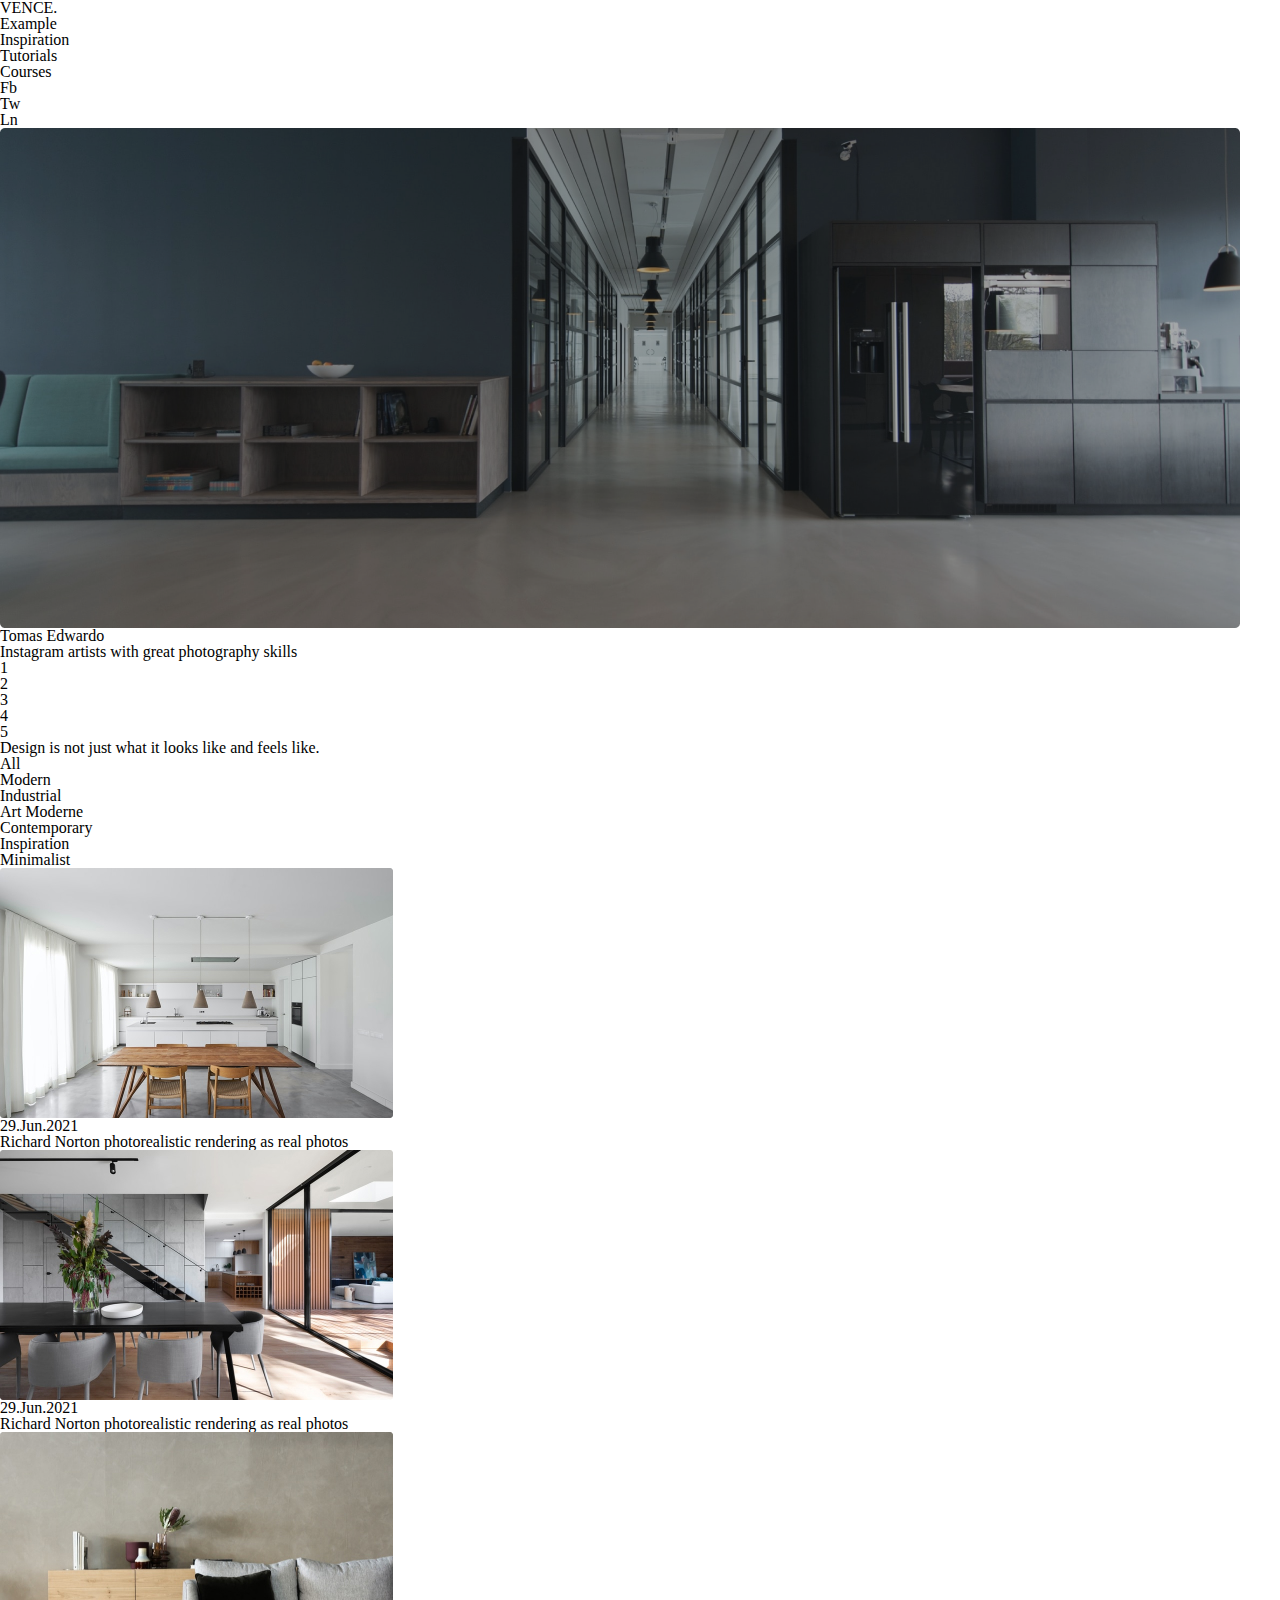
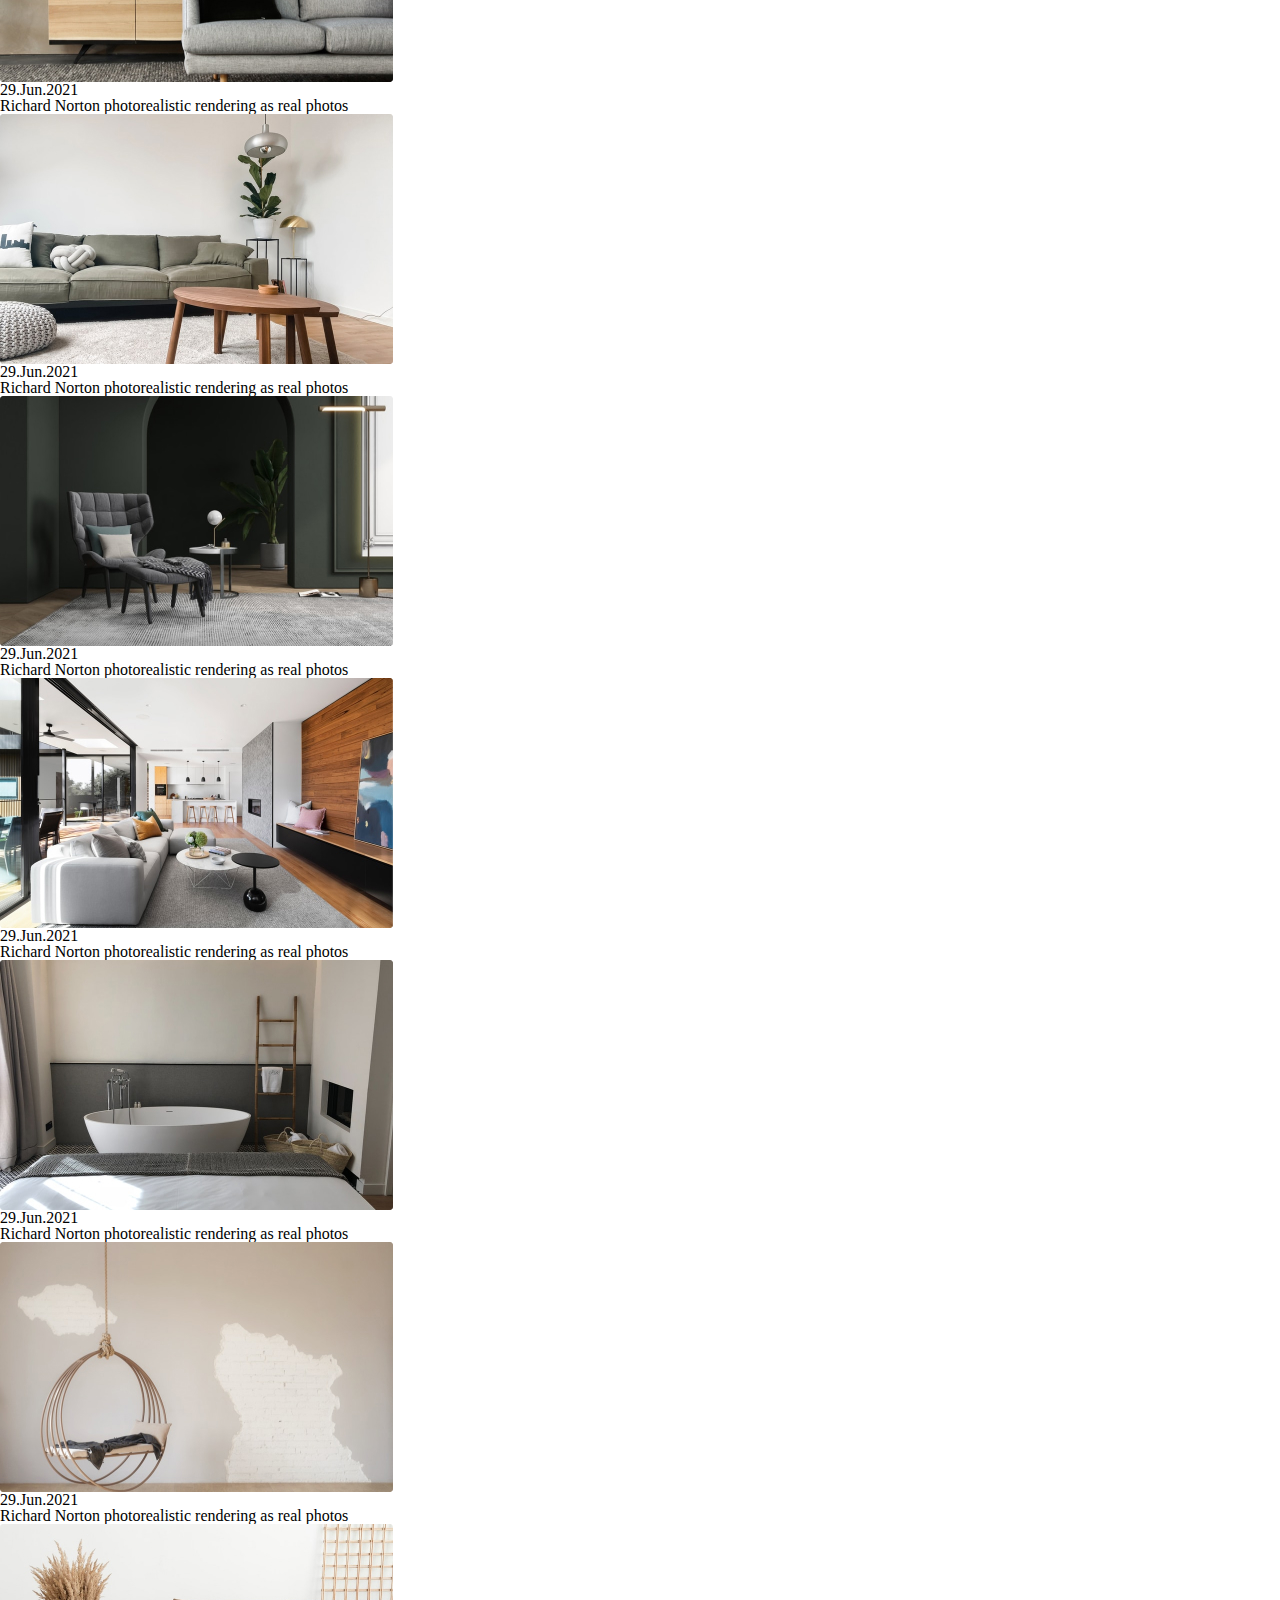
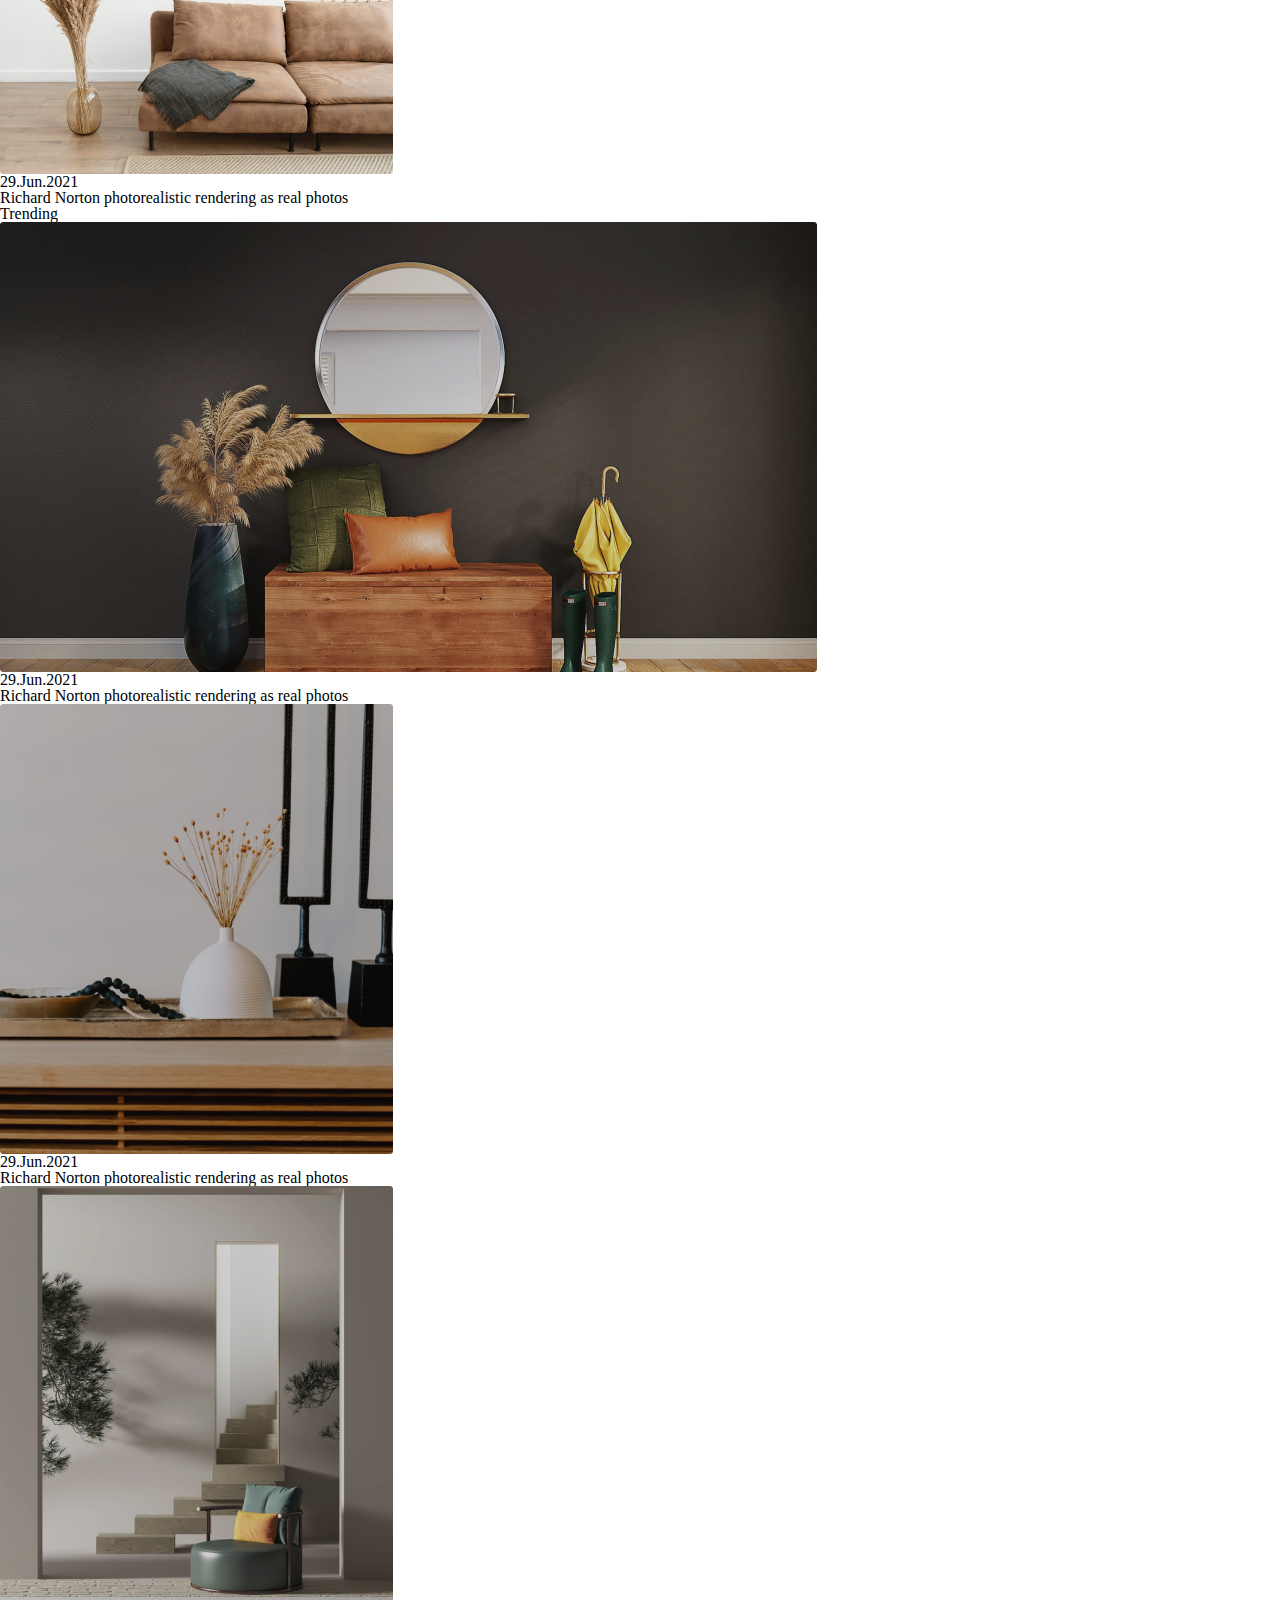
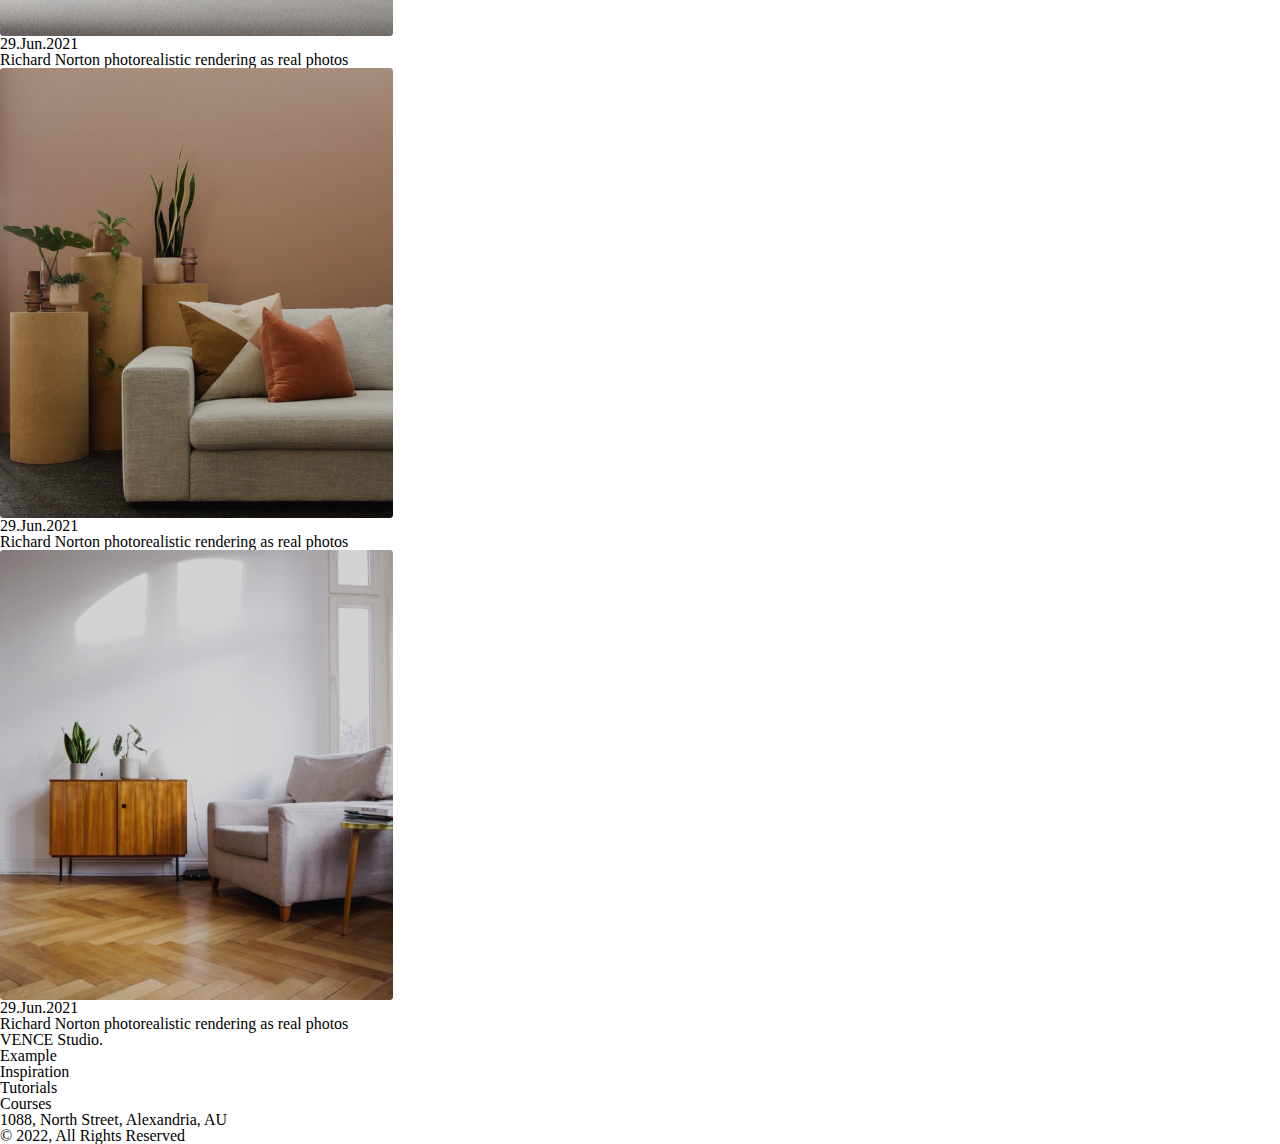
<file: lesson_10/index.html>
<!DOCTYPE html>
<html lang="en">
	<head>
		<meta charset="UTF-8">
		<meta name="viewport" content="width=device-width, initial-scale=1.0">
		<link rel="stylesheet" href="css/style.css">
		<title>Lesson 10</title>
	</head>
	<body>
		<header>
		<div class="header-block"> 
			<div class="header-block__container">
				<div class="header-block__hat">
					<div class="logo header-block__logo">
						VENCE.
					</div>
					<div class="list-menu list-menu_hover-underline header-block__list-menu"> <!--!Щось страшне вийшло, сама в шоці!!! Надіюсь нічого не наплутала))))-->
						<ol>
							<li><a href="#">Example</a></li>
							<li><a href="#">Inspiration</a></li>
							<li><a href="#">Tutorials</a></li>
							<li><a href="#">Courses</a></li>
						</ol>
					</div >
					<div class="header-block__search search-header">
						<div class="social-networks search-header__social-networks">
							<ol>
								<li><a href="#">Fb</a></li>
								<li><a href="#">Tw</a></li>
								<li><a href="#">Ln</a></li>
								
							</ol>
						</div>
						<div class="search-header__vertical-line"></div>
						<div class="search-header__icon"></div>
					</div >
				</div>
				<div class="header-block__main main-header">
					<div class="main-header__image">
						<img src="img/header.png" alt=""> <!--?Щоб помістити текст поверх картинки, треба верстати його відразу під картинкою(без додаткового div) чи в окремому блоці(з div,в якому знаходяться параграфи тексту) під картинкою, а потім якось позиціонувати??Коли картинка через беграунд-зрозуміло як робити, а коли вона ж через img-ні!!!!-->
					</div>
					<div class="main-header__text text-header">
						<div class="text-header__name">Tomas Edwardo</div>
						<h2 class="main-title main-title_color-white text-header__main-title"> 
							Instagram artists with great
							photography skills
						</h2>
						<div class="text-header__number number-header"> <!--?Чесно кажучи поки не зовсім розумію як верстати цей блок: можливо, це робиться не через посилання, там перехід на іншу картинку чи наступну сторінку?! Потрібно робити цю частину списком чи достаньо посилань?-->
							<a href="" class="number-header__horizontal-line"></a>
							<div class="number-header__numbers">
								<ol>
									<li><a href="#">1</a></li>
									<li><a href="#">2</a></li>
									<li><a href="#">3</a></li>
									<li><a href="#">4</a></li>
									<li><a href="#">5</a></li>
								</ol>
							
							</div>
						</div>
					</div>
				</div>
			</div>
		</div >
		</header>
		<main>
			<div class="design-block">
				<div class="design-block__container">
					<div class="design-block__text">
						<h2 class="main-title design-block__main-title"> 
							Design is not just what it looks like and feels like.
						</h2>
						<div class="list-menu list-menu_hover-color design-block__list-menu">
							<ol>
								<li><a href="#">All</a></li>
								<li><a href="#">Modern</a></li>
								<li><a href="#">Industrial</a></li>
								<li><a href="#">Art Moderne</a></li>
								<li><a href="#">Contemporary</a></li>
								<li><a href="#">Inspiration</a></li>
								<li><a href="#">Minimalist</a></li>
							</ol>
						</div >
					</div>
					<div class="design-block__images">
						<div class="image-content design-block__image-content">
							<img src="img/01.jpg" alt="foto">
							<div class="text-image image-content__text-image">
								<div class="text-image__data">29.Jun.2021</div>
								<div class="text-image__info">
									Richard Norton photorealistic rendering as real
									photos
								</div>
							</div>
						</div>
						<div class="image-content design-block__image-content">
							<img src="img/02.jpg" alt="foto">
							<div class="text-image image-content__text-image">
								<div class="text-image__data">29.Jun.2021</div>
								<div class="text-image__info">
									Richard Norton photorealistic rendering as real
									photos
								</div>
							</div>
						</div>
						<div class="image-content design-block__image-content">
							<img src="img/03.jpg" alt="foto">
							<div class="text-image image-content__text-image">
								<div class="text-image__data">29.Jun.2021</div>
								<div class="text-image__info">
									Richard Norton photorealistic rendering as real
									photos
								</div>
							</div>
						</div>
						<div class="image-content design-block__image-content">
							<img src="img/04.jpg" alt="foto">
							<div class="text-image image-content__text-image">
								<div class="text-image__data">29.Jun.2021</div>
								<div class="text-image__info">
									Richard Norton photorealistic rendering as real
									photos
								</div>
							</div>
						</div>
						<div class="image-content design-block__image-content">
							<img src="img/05.jpg" alt="foto">
							<div class="text-image image-content__text-image">
								<div class="text-image__data">29.Jun.2021</div>
								<div class="text-image__info">
									Richard Norton photorealistic rendering as real
									photos
								</div>
							</div>
						</div>
						<div class="image-content design-block__image-content">
							<img src="img/06.jpg" alt="foto">
							<div class="text-image image-content__text-image">
								<div class="text-image__data">29.Jun.2021</div>
								<div class="text-image__info">
									Richard Norton photorealistic rendering as real
									photos
								</div>
							</div>
						</div>
						<div class="image-content design-block__image-content">
							<img src="img/07.jpg" alt="foto">
							<div class="text-image image-content__text-image">
								<div class="text-image__data">29.Jun.2021</div>
								<div class="text-image__info">
									Richard Norton photorealistic rendering as real
									photos
								</div>
							</div>
						</div>
						<div class="image-content design-block__image-content">
							<img src="img/08.jpg" alt="foto">
							<div class="text-image image-content__text-image">
								<div class="text-image__data">29.Jun.2021</div>
								<div class="text-image__info">
									Richard Norton photorealistic rendering as real
									photos
								</div>
							</div>
						</div>
						<div class="image-content design-block__image-content">
							<img src="img/09.jpg" alt="foto">
							<div class="text-image image-content__text-image">
								<div class="text-image__data">29.Jun.2021</div>
								<div class="text-image__info">
									Richard Norton photorealistic rendering as real
									photos
								</div>
							</div>
						</div>
					</div>
				</div>
			</div>
			<div class="trend-block">
				<div class="trend-block__container">
					<h2 class="main-title trend-block__main-title"> <!--?Не впевнена, можливо, h2 потрібно в додатковий блок поміщати?!-->
						Trending
					</h2>
					<div class="trend-block__images"> <!--?Теж незрозуміло, чи правильно побудований код,щоб розмістити текст поверх картинки, яка задана через img???-->
						<div class="image-trend image-trend_big-width trend-block__image-trend">
							<img src="img/trend_1.png" alt="foto">
							<div class="text-image image-trend__text-image">
								<div class="text-image__data">29.Jun.2021</div>
								<div class="text-image__info">
									Richard Norton photorealistic rendering as real
									photos
								</div>
							</div>
						</div>
						<div class="image-trend trend-block__image-trend">
							<img src="img/trend_2.png" alt="foto">
							<div class="text-image image-trend__text-image">
								<div class="text-image__data">29.Jun.2021</div>
								<div class="text-image__info">
									Richard Norton photorealistic rendering as real
									photos
								</div>
							</div>
						</div>
						<div class="image-trend trend-block__image-trend">
							<img src="img/trend_3.png" alt="foto">
							<div class="text-image image-trend__text-image">
								<div class="text-image__data">29.Jun.2021</div>
								<div class="text-image__info">
									Richard Norton photorealistic rendering as real
									photos
								</div>
							</div>
						</div>
						<div class="image-trend trend-block__image-trend">
							<img src="img/trend_4.png" alt="foto">
							<div class="text-image image-trend__text-image">
								<div class="text-image__data">29.Jun.2021</div>
								<div class="text-image__info">
									Richard Norton photorealistic rendering as real
									photos
								</div>
							</div>
						</div>
						<div class="image-trend trend-block__image-trend">
							<img src="img/trend_5.png" alt="foto">
							<div class="text-image image-trend__text-image">
								<div class="text-image__data">29.Jun.2021</div>
								<div class="text-image__info">
									Richard Norton photorealistic rendering as real
									photos
								</div>
							</div>	
						</div>
					</div>
				</div>
			</div>
		</main>
		<footer>
			<div class="footer-block">
				<div class="footer-block__container">
					<div class="footer-block__hat">
						<div class="footer-block__logo">VENCE Studio.</div> <!--?Можливо тут треба було задати клас logo(той, що в шапці хедера), а слово "Studio" помістити в спан і задати йому інші стилі?????-->
						<div class="list-menu footer-block__list-menu"> 
							<ol> <!--!Тут я зрозуміла, що списки мають бути ще й посиланнями!! Пішла переробляти з самого верху-->
								<li><a href="#">Example</a></li>
								<li><a href="#">Inspiration</a></li>
								<li><a href="#">Tutorials</a></li>
								<li><a href="#">Courses</a></li>
							</ol>
						</div >
					</div>
					<div class="footer-block__horizontal-line"></div>
					<div class="footer-block__text">
						<div class="footer-block__address">1088, North Street, Alexandria, AU</div>
						<div class="footer-block__info">© 2022, All Rights Reserved</div>
					</div>
				</div>
			</div>
		</footer>
	</body>
</html>
</file>
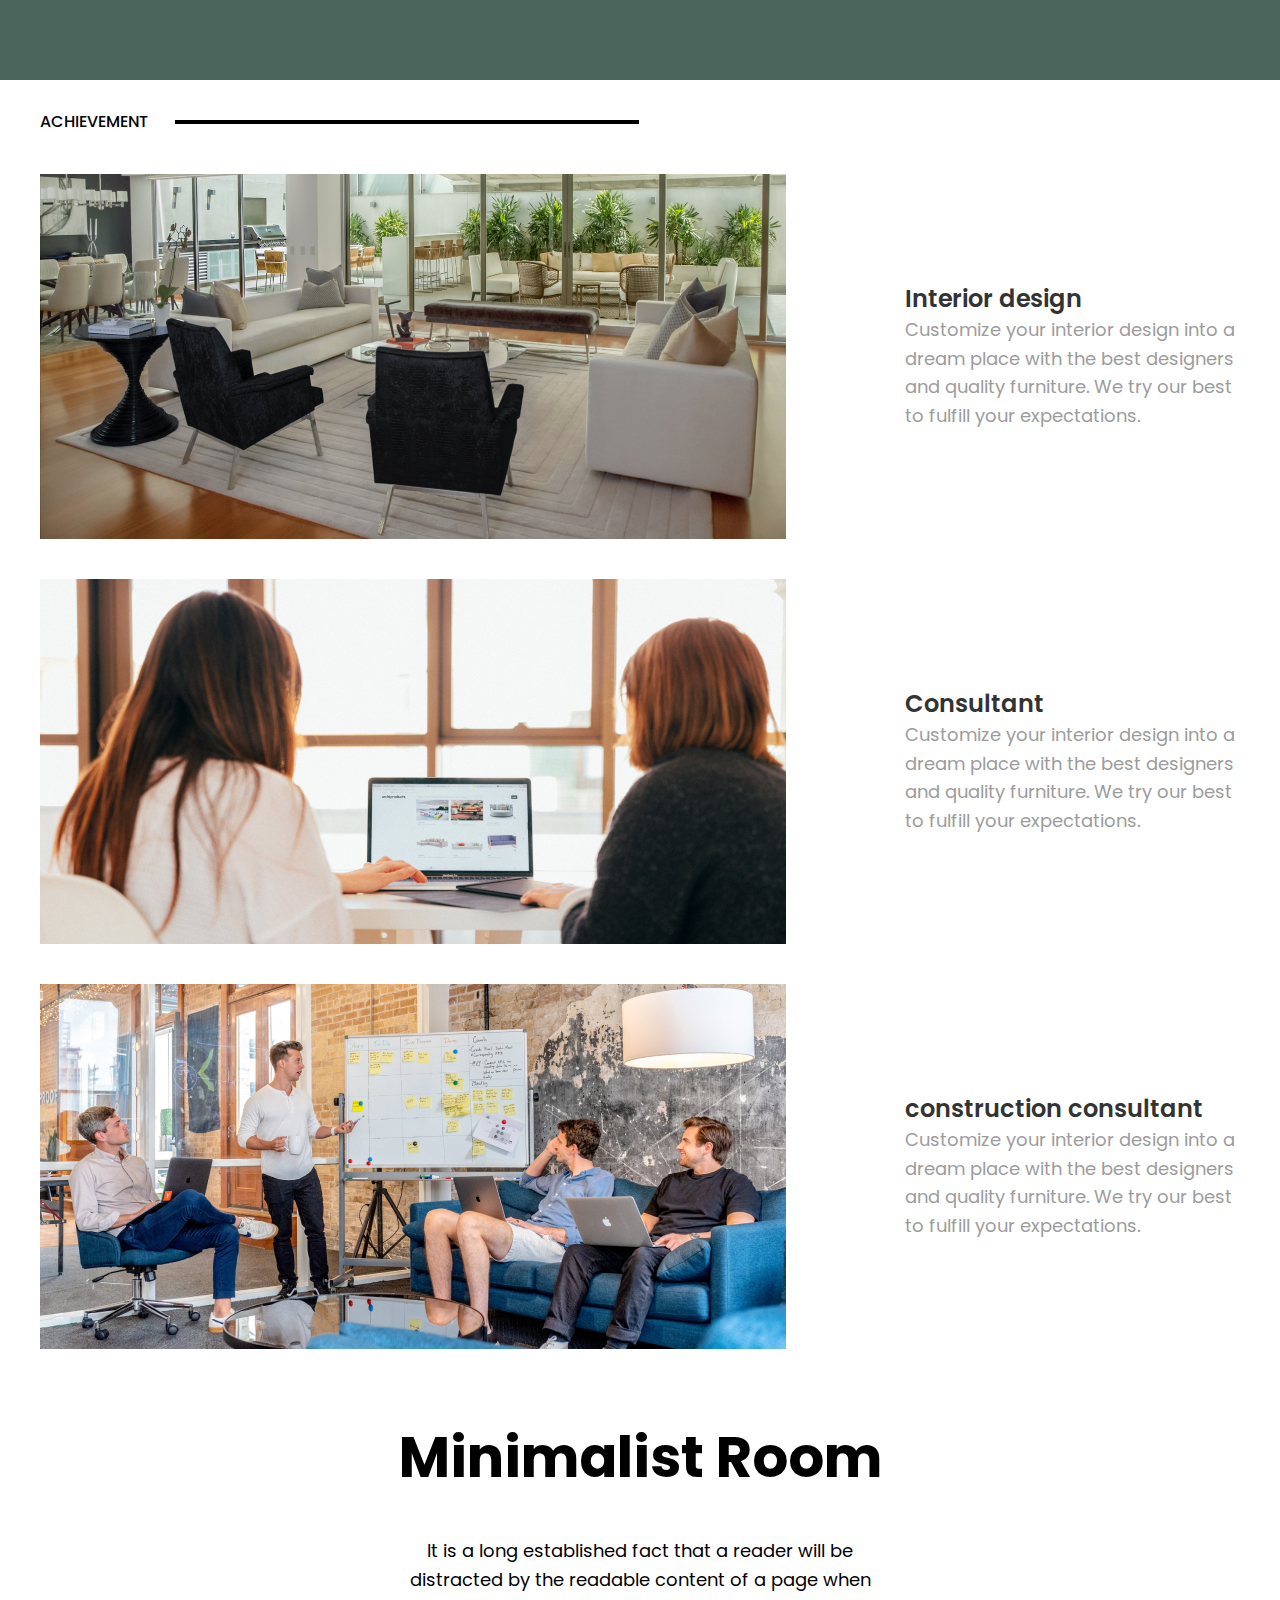
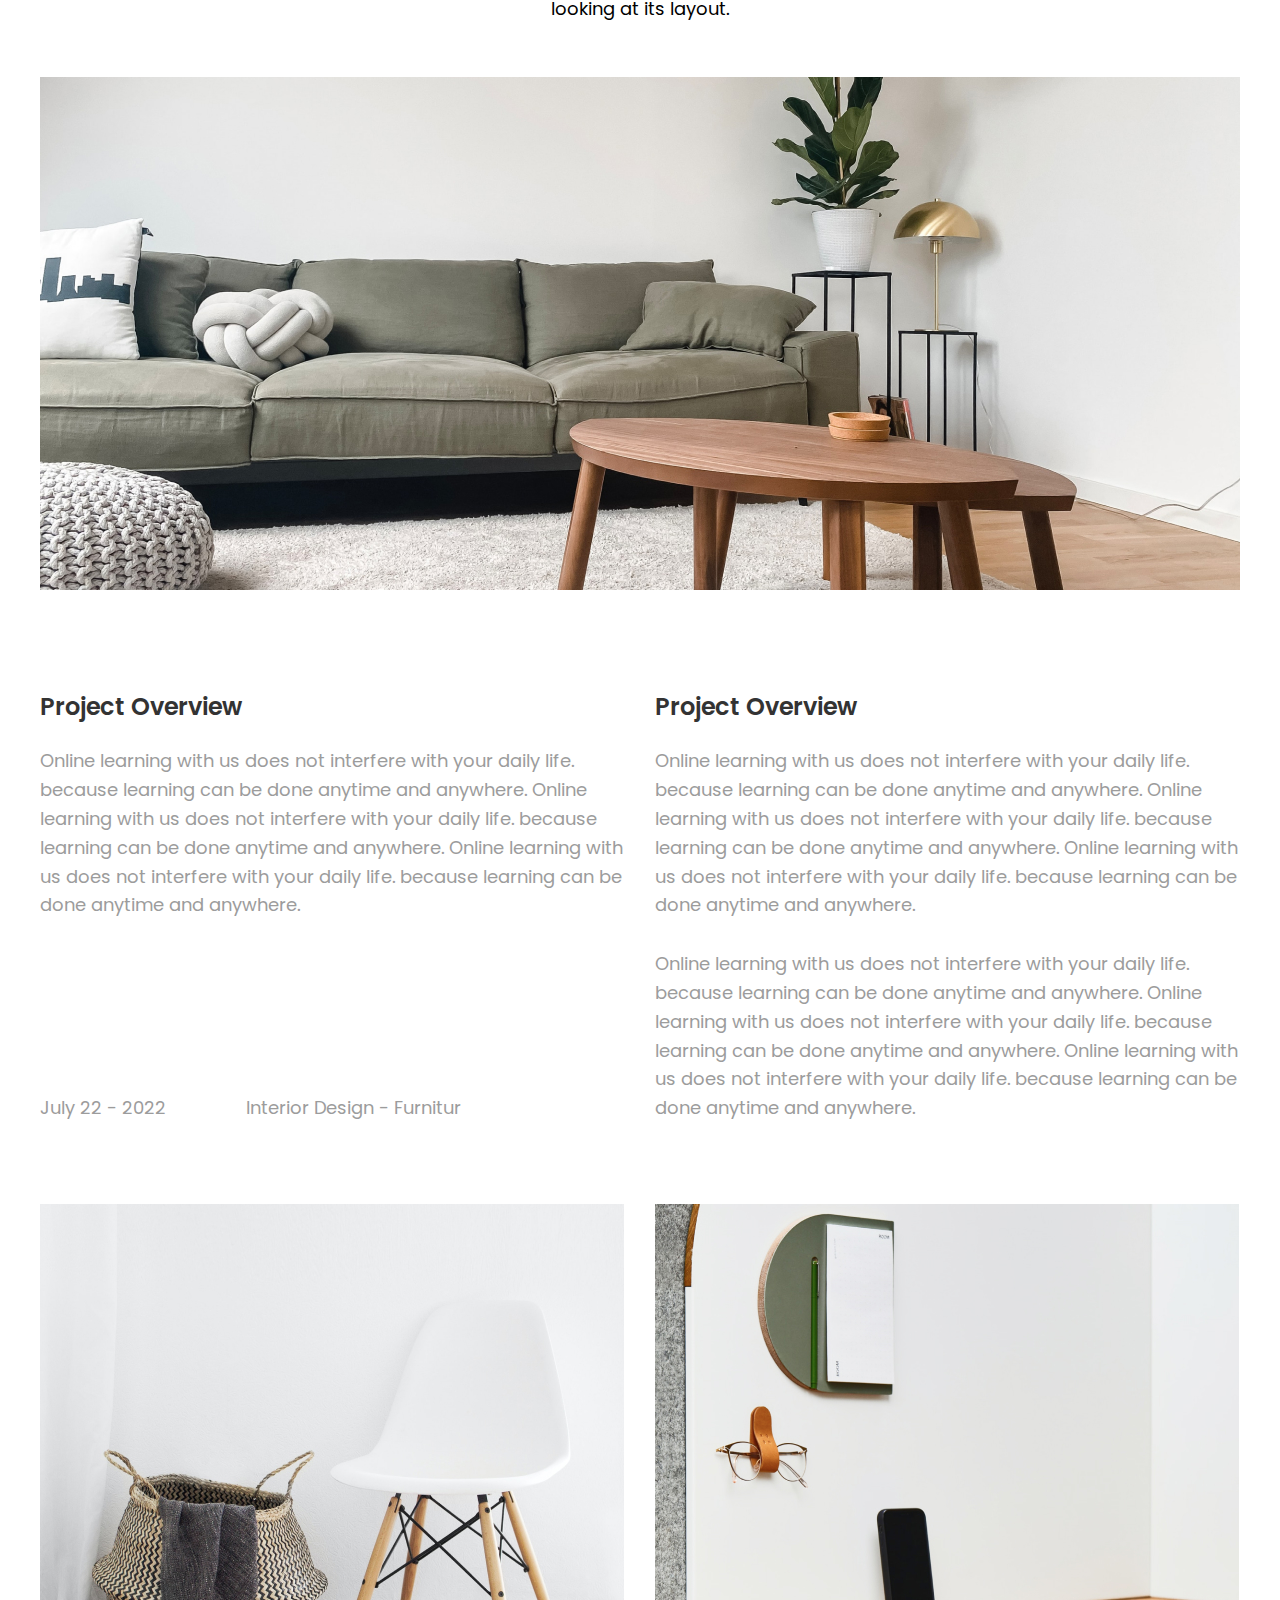
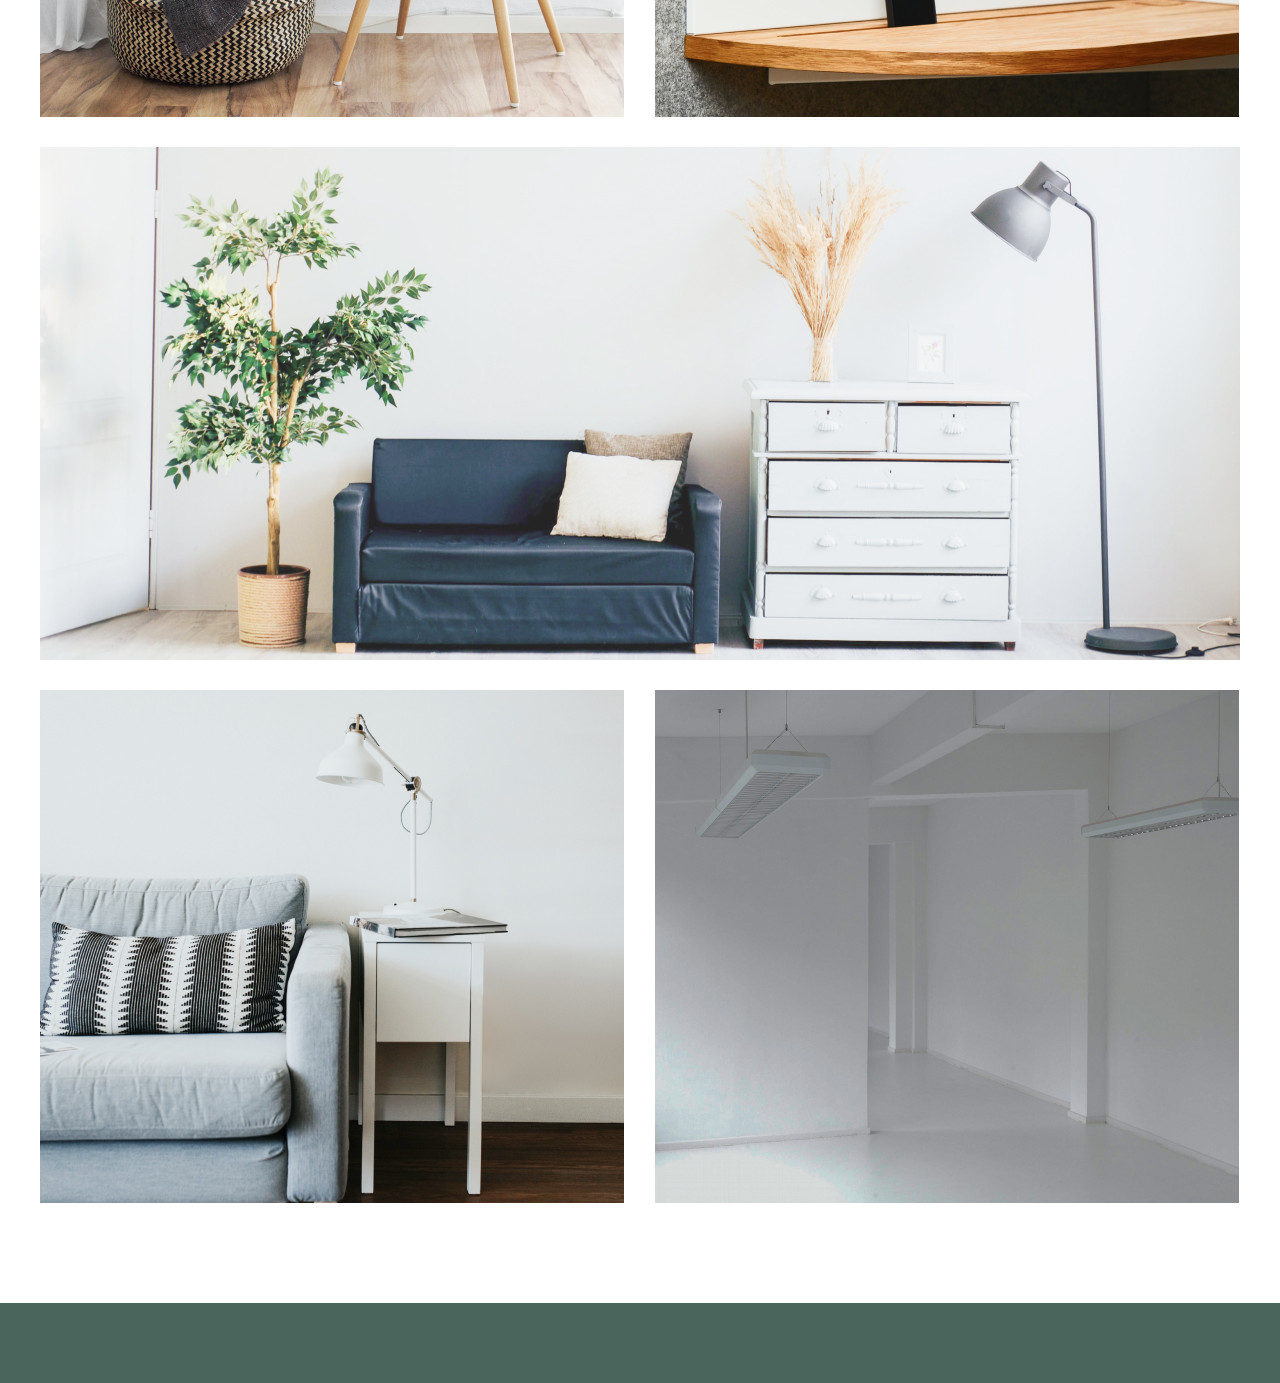
<file: lesson_15/index.html>
<!DOCTYPE html>
<html lang="uk">
	<head>
		<meta charset="UTF-8">
		<meta name="viewport" content="width=device-width, initial-scale=1.0">
		<link rel="stylesheet" href="css/style.css">
		<title>Lesson 15</title>
	</head>
	<body>
		<div class="wrapper">
			<header class="header"></header>
			<main class="main">
				<div class="main__servises servises">
					<div class="servises__container">
						<div class="servises__header servises-header">
							<h2 class="servises-header__title">ACHIEVEMENT</h2>
							<div class="servises-header__horizontal-flat"></div>
						</div>
						<div class="servises__portfolio portfolio">
							<div class="portfolio__block block-portfolio">
								<div class="block-portfolio__img">
									<img src="img/servises/01.jpg" alt="">
								</div>
								<div class="block-portfolio__info">
									<div class="block-portfolio__title">Interior design</div>
									<div class="block-portfolio__text">
										<p>
											Customize your interior design into a dream place with the best designers and quality furniture. We try our best to fulfill your expectations.
										</p>
									</div>
								</div>
							</div>
							<div class="portfolio__block block-portfolio">
								<div class="block-portfolio__img">
									<img src="img/servises/02.jpg" alt="">
								</div>
								<div class="block-portfolio__info">
									<div class="block-portfolio__title">Consultant</div>
									<div class="block-portfolio__text">
										<p>
											Customize your interior design into a dream place with the best designers and quality furniture. We try our best to fulfill your expectations.
										</p>
									</div>
								</div>
							</div>
							<div class="portfolio__block block-portfolio">
								<div class="block-portfolio__img">
									<img src="img/servises/03.jpg" alt="">
								</div>
								<div class="block-portfolio__info">
									<div class="block-portfolio__title">construction consultant</div>
									<div class="block-portfolio__text">
										<p>
											Customize your interior design into a dream place with the best designers and quality furniture. We try our best to fulfill your expectations.
										</p>
									</div>
								</div>
							</div>
						</div>
					</div>
				</div>
				<div class="main__details details">
					<div class="details__container">
						<div class="details__header header-details">
							<div class="header-details__info">
								<h1 class="header-details__title">Minimalist Room</h1>
								<div class="header-details__text">
									<p>
										It is a long established fact that a reader will be distracted by the readable content of a page when looking at its layout.
									</p>
								</div>
							</div>
							<div class="header-details__img">
								<img src="img/details/01.jpg" alt="img">
							</div>
							
						</div>
					</div>
				</div>
				<div class="main__section section-main">
					<div class="section-main__container">
						<div class="section-main__columns">
							<div class="section-main__page">
								<h4 class="section-main__title">Project Overview</h4>
								<div class="section-main__text">
									<p>
										Online learning with us does not interfere with your daily life. because learning can be done anytime and anywhere. Online learning with us does not interfere with your daily life. because learning can be done anytime and anywhere. Online learning with us does not interfere with your daily life. because learning can be done anytime and anywhere. 
									</p>
								</div>
								<div class="section-main__item item-section">
									<p class="item-section__date">July 22 - 2022</p>
									<p class="item-section__text">Interior Design - Furnitur</p>
								</div>
							</div>
							<div class="section-main__page">
								<h4 class="section-main__title">Project Overview</h4>
								<div class="section-main__text">
									<p>
										Online learning with us does not interfere with your daily life. because learning can be done anytime and anywhere. Online learning with us does not interfere with your daily life. because learning can be done anytime and anywhere. Online learning with us does not interfere with your daily life. because learning can be done anytime and anywhere. 
									</p>
									<p>
										Online learning with us does not interfere with your daily life. because learning can be done anytime and anywhere. Online learning with us does not interfere with your daily life. because learning can be done anytime and anywhere. Online learning with us does not interfere with your daily life. because learning can be done anytime and anywhere. 
									</p>
								</div>
								
							</div>
						</div >
						
					</div >
				</div>
				<div class="main__gallery gallery">
					<div class="gallery__container">
						<div class="gallery__images">
							<div class="gallery__column">
								<a href="#" class="gallery__image">
									<div class="gallery__img">
										<img src="img/details/02.jpg" alt="img">
									</div>
								</a>
							</div >
							<div class="gallery__column">
								<a href="#" class="gallery__image">
									<div class="gallery__img">
										<img src="img/details/03.jpg" alt="img">
									</div>
								</a>
							</div >
							<div class="gallery__column gallery__column_width">
								<a href="#" class="gallery__image">
									<div class="gallery__img gallery__img_width">
										<img src="img/details/04.jpg" alt="img">
									</div>
								</a>
							</div >
							<div class="gallery__column">
								<a href="#" class="gallery__image">
									<div class="gallery__img">
										<img src="img/details/05.jpg" alt="img">
									</div>
								</a>
							</div >
							<div class="gallery__column">
								<a href="#" class="gallery__image">
									<div class="gallery__img">
										<img src="img/details/06.jpg" alt="img">
									</div>
								</a>
							</div >
							
						</div >
					</div >
				</div>
			</main>
			<footer class="footer"></footer>
		</div>
	</body>
</html>
</file>
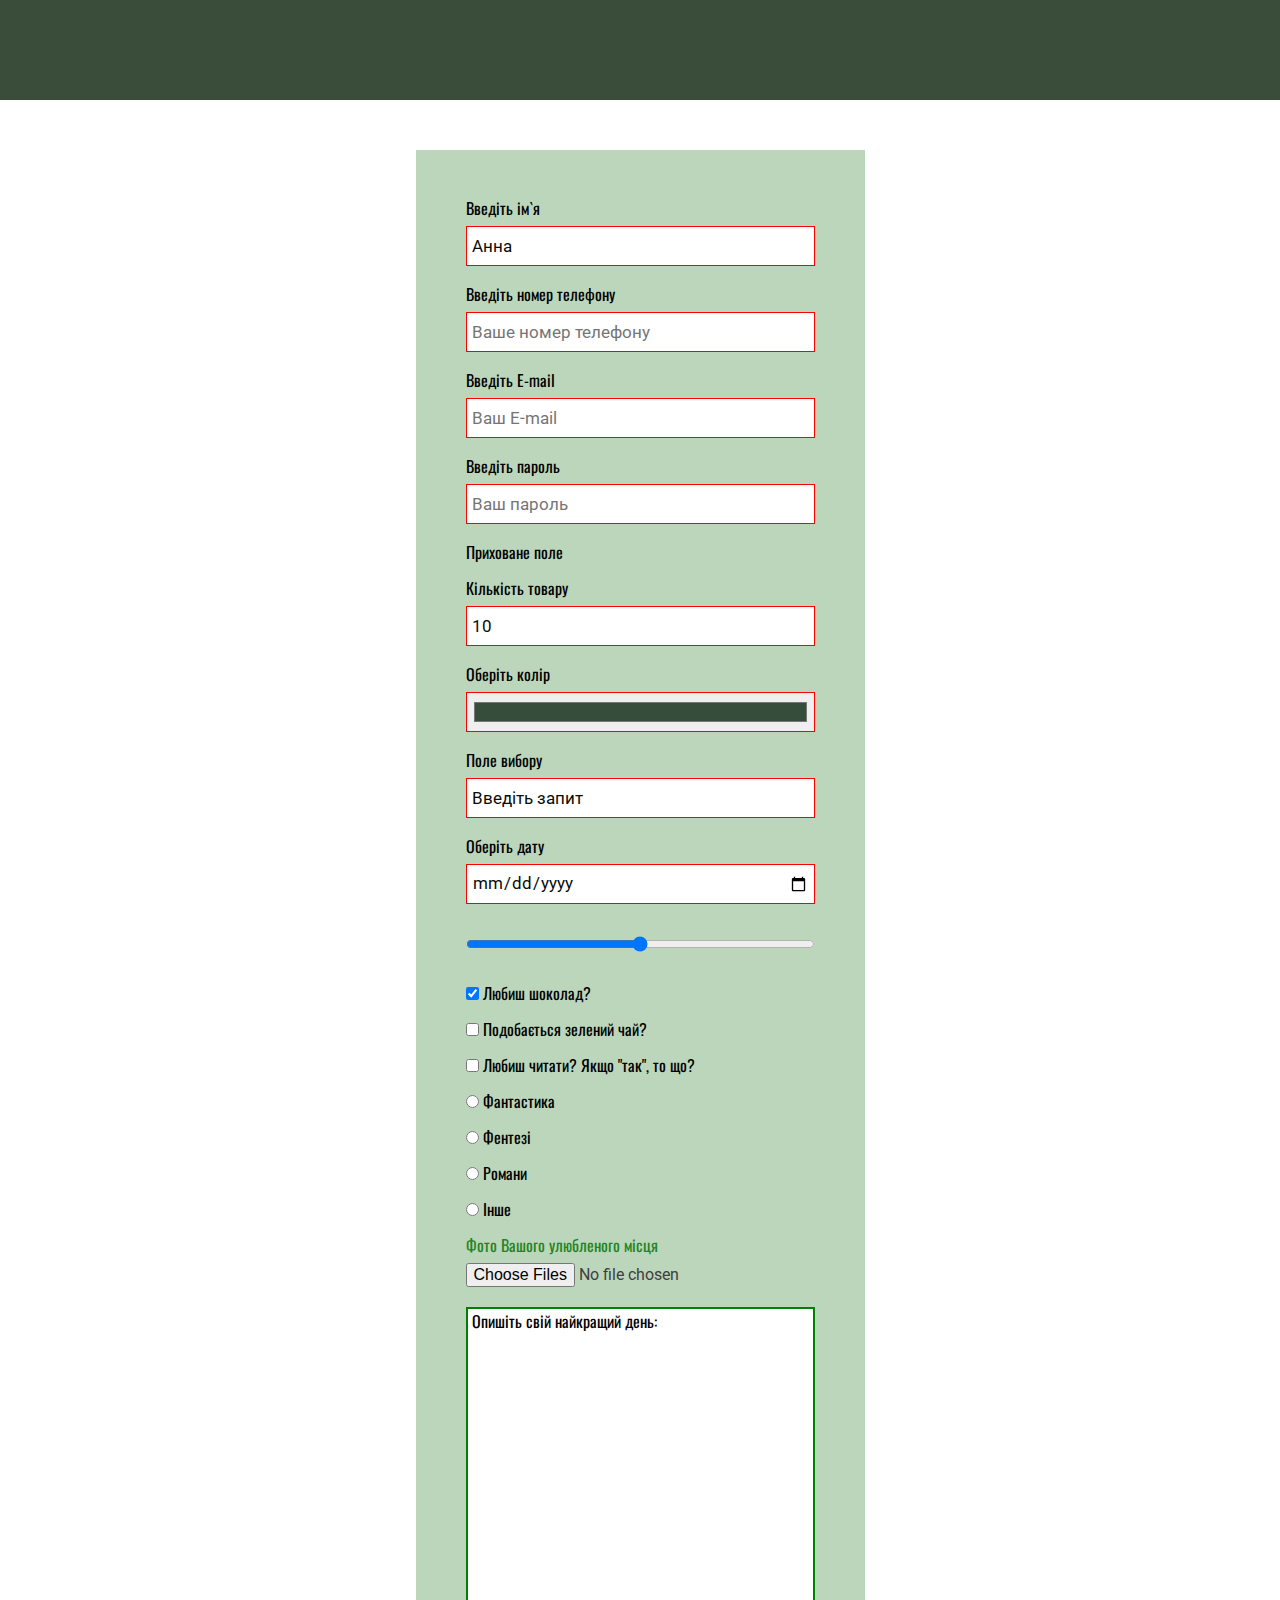
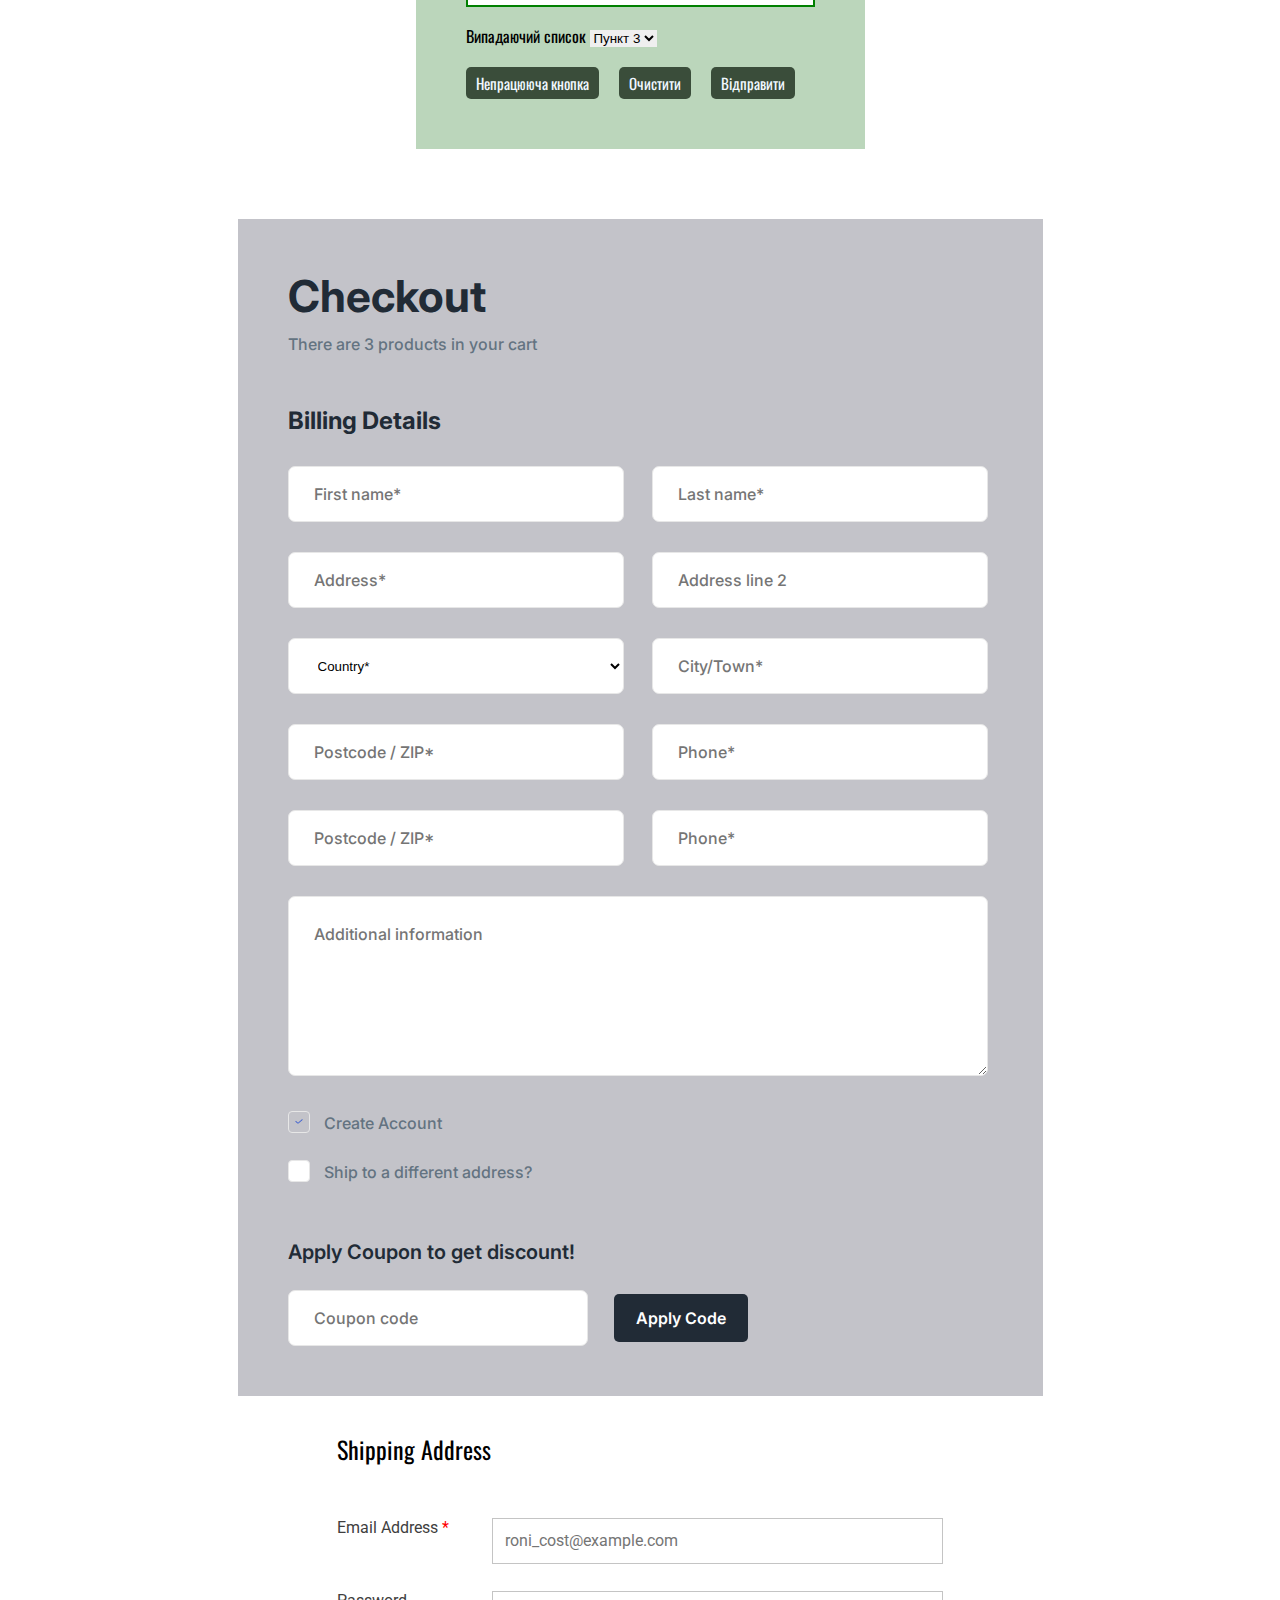
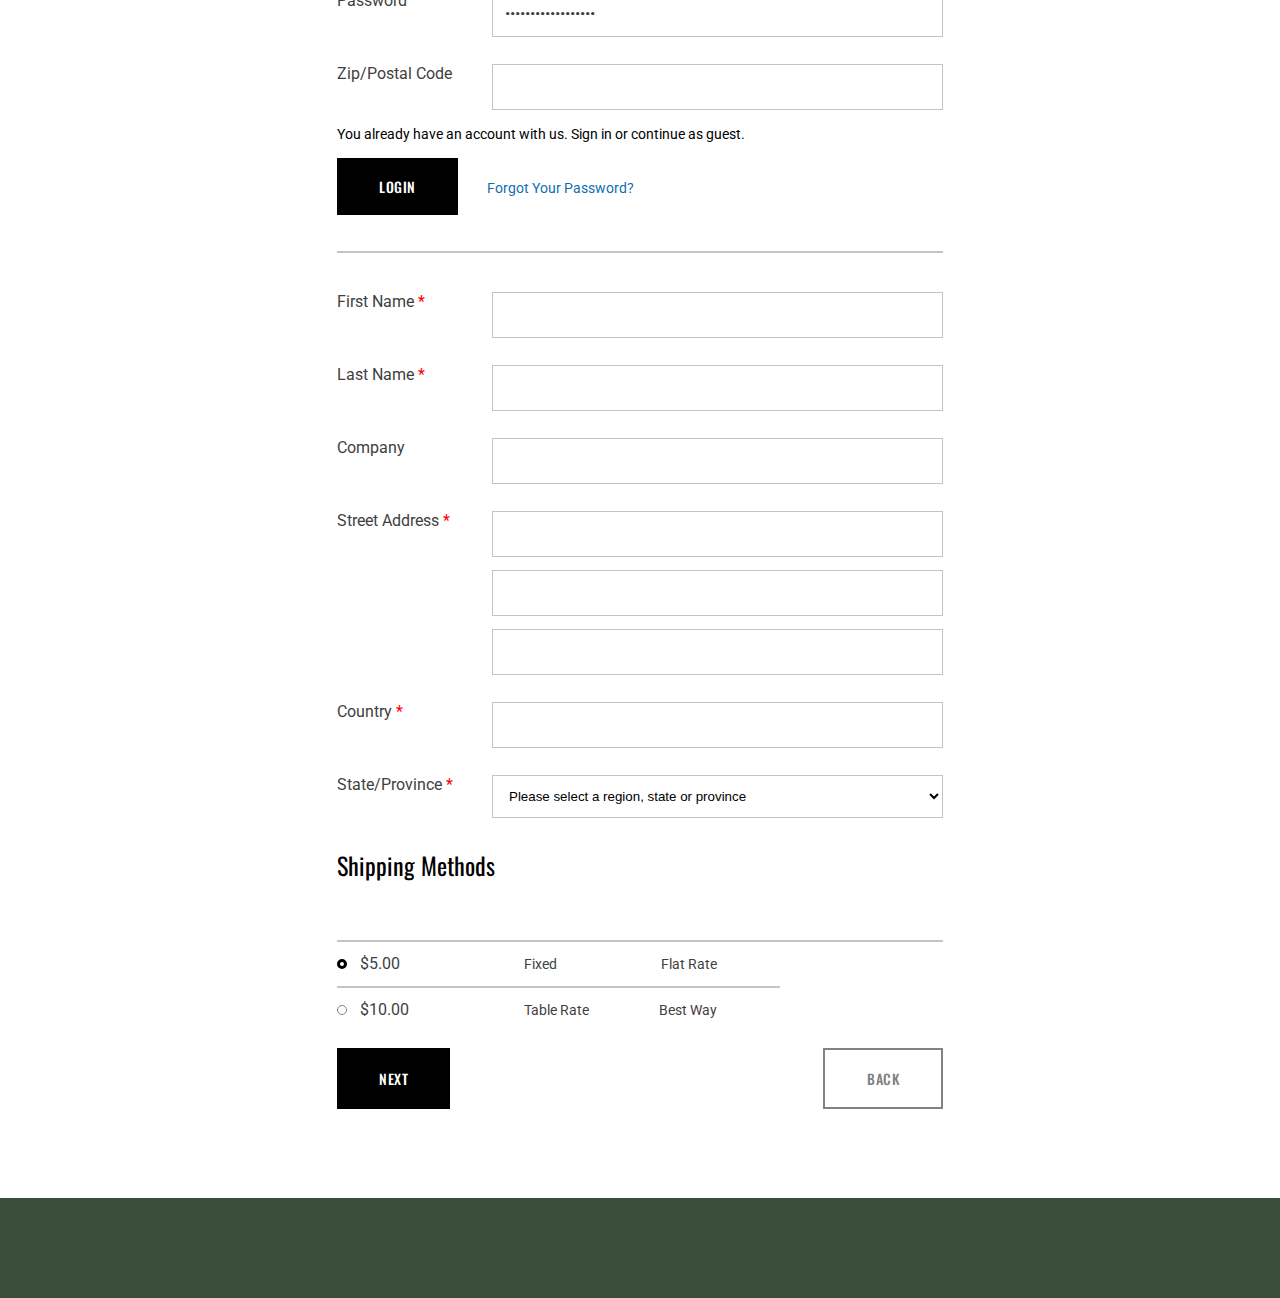
<file: lesson_16/index.html>
<!DOCTYPE html>
<html lang="uk">
	<head>
		<meta charset="UTF-8">
		<meta name="viewport" content="width=device-width, initial-scale=1.0">
		<link rel="stylesheet" href="css/style.css">
		<title>Lesson 16</title>
	</head>
	<body>
	<div class="wrapper">
		<header class="header"></header>
		<main class="main">
			<div class="main__training training-main">
				<div class="training-main__container">
					<div class="training-main__info">
						<form action="#" method="get" enctype="multipart/form-data" class="training-main__form form-training">
							<div class="form-training__line line">
								<label class="line__label" for="name-01">Введіть ім`я</label>
								<input class="line__input" id="name-01" type="text" name="username" placeholder="Ваше ім`я " value="Анна">
							</div>
							<div class="form-training__line line">
								<label class="line__label" for="tel-01">Введіть номер телефону</label>
								<input class="line__input" id="tel-01" type="text" name="tel" placeholder="Ваше номер телефону" >
							</div>
							<div class="form-training__line line">
								<label class="line__label" for="email-01">Введіть E-mail</label>
								<input class="line__input" id="email-01" type="email" name="email" placeholder="Ваш E-mail" >
							</div>
							<div class="form-training__line line">
								<label class="line__label" for="pass-01">Введіть пароль</label>
								<input class="line__input" id="pass-01" type="password" name="password" placeholder="Ваш пароль" >
							</div>
							<div class="form-training__line line">
								<label class="line__label" >Приховане поле</label>
								<input class="line__input" type="hidden" name="hidden"  >
							</div>
							<div class="form-training__line line">
								<label class="line__label" for="num-01">Кількість товару</label>
								<input class="line__input" id="num-01" type="number" name="prod" value="10" >
							</div>
							<div class="form-training__line line">
								<label class="line__label" for="col-01">Оберіть колір</label>
								<input class="line__input" id="col-01" type="color" name="color" value="#354d3a" >
							</div>
							<div class="form-training__line line">
								<label class="line__label" for="search-01">Поле вибору</label>
								<input class="line__input" id="search-01" type="search" name="search" value="Введіть запит" >
							</div>
							<div class="form-training__line line">
								<label class="line__label" for="date-01">Оберіть дату</label>
								<input class="line__input" id="date-01" type="date" name="date"  >
							</div>
							<div class="form-training__line line">
								
								<input class="line__input"  type="range" name="date"  >
							</div>
							<div class="form-training__line line-checkbox">
								<input class="line-checkbox__input" type="checkbox" id="box-01" name="schokolade" checked>
								<label for="box-01">Любиш шоколад?</label>
							</div>
							<div class="form-training__line line-checkbox">
								<input class="line-checkbox__input" type="checkbox" id="box-02" name="tee">
								<label for="box-02">Подобається зелений чай?</label>
							</div>
							<div class="form-training__line line-checkbox">
								<input class="line-checkbox__input" type="checkbox" id="box-03" name="books">
								<label for="box-03">Любиш читати? Якщо "так", то що?</label>
							</div>
							<div class="form-training__line line-radio">
								<input class="line-radio__input" type="radio" id="radio-01" name="book">
								<label for="radio-01">Фантастика</label>
							</div>
							<div class="form-training__line line-radio">
								<input class="line-radio__input" type="radio" id="radio-02" name="book">
								<label for="radio-02">Фентезі</label>
							</div>
							<div class="form-training__line line-radio">
								<input class="line-radio__input" type="radio" id="radio-03" name="book">
								<label for="radio-03">Романи</label>
							</div>
							<div class="form-training__line line-radio">
								<input class="line-radio__input" type="radio" id="radio-04" name="book">
								<label for="radio-04">Інше</label>
							</div>
							<div class="form-training__line line-file">
								<label for="file-01">Фото Вашого улюбленого місця</label>
								<input class="line-file__input" type="file" id="file-01" name="file" multiple accept="image/png, image/jpg">
							</div>
							<div class="form-training__line line">
								<textarea class="line__textarea" name="textarea"  > Опишіть свій найкращий день:</textarea>
							</div>
							<div class="form-training__line line-select">
								<label for="select-01">Випадаючий список</label>
								<select class="line-select__list" name="list" id="select-01">
									<option value="1">Пункт 1</option>
									<option value="2">Пункт 2</option>
									<option value="3" selected>Пункт 3</option>
									<option value="4">Пункт 4</option>
								</select>
							</div>
							<div class="form-training__line line-button">
								<button type="button" disabled>Непрацююча кнопка</button>
								<button type="reset">Очистити</button>
								<button type="submit">Відправити</button>
							</div>

						</form>
					</div>
				</div>
			</div>
			<div class="main__checkout checkout">
				<div class="checkout__container">
					<div class="checkout__page">
						<div class="checkout__header header-checkout">
							<h3 class="header-checkout__title">Checkout</h3>
							<p class="header-checkout__text"><a href="#">There are 3 products in your cart</a></p>
						</div>
						<div class="checkout__main">
							<h4 class="checkout__title title-h4">Billing Details</h4>
							<form action="#" class="checkout__form form-checkout" method="get" enctype="multipart/form-data" >
								<div class="form-checkout__columns columns-form">
									<div class="columns-form__line">
										<input class="columns-form__input"  type="text" name="username" placeholder="First name*" value="" required>
									</div>
									<div class="columns-form__line">
										<input class="columns-form__input"  type="text" name="userlastname" placeholder="Last name*" value="" required>
									</div>
									<div class="columns-form__line">
										<input class="columns-form__input"  type="text" name="useradress" placeholder="Address*" value="" required>
									</div>
									<div class="columns-form__line">
										<input class="columns-form__input"  type="text" name="useradressline" placeholder="Address line 2" value="" >
									</div>
									<div class="columns-form__line"> 
										<!-- Передивитися, не розумію, як робити -->
										<select class="columns-form__select" name="country"  required  >
											<option value="" selected>Country*</option>
											<option value="">Canada</option>
											<option value="">Ukraine</option>
											<option value="">Deutschland</option>
										</select>
									</div>
									<div class="columns-form__line">
										<input class="columns-form__input"  type="text" name="usertown" placeholder="City/Town*" value="" required>
									</div>
									<div class="columns-form__line">
										<input class="columns-form__input"  type="number" name="userpostcode" placeholder="Postcode / ZIP*" value="" required>
									</div>
									<div class="columns-form__line">
										<input class="columns-form__input"  type="number" name="usernumber" placeholder="Phone*" value="" required>
									</div>
									<div class="columns-form__line">
										<input class="columns-form__input"  type="number" name="userpostcodes" placeholder="Postcode / ZIP*" value="" required>
									</div>
									<div class="columns-form__line">
										<input class="columns-form__input"  type="number" name="usernumbers" placeholder="Phone*" value="" required>
									</div>
									<div class="columns-form__line">
										<textarea class="columns-form__textarea" name="information" placeholder="Additional information" ></textarea>
									</div>
								</div>
								<div class="form-checkout__radio radio-checkout">
									<div class="radio-checkout__line">
										<input class="radio-checkout__input" id="acc-01" type="checkbox" name="account"  value="" checked required>
										<label for="acc-01" class="radio-checkout__label">Create Account</label>
									</div>
									<div class="radio-checkout__line">
										<input class="radio-checkout__input" id="acc-02" type="checkbox" name="account"  value="" >
										<label  class="radio-checkout__label" for="acc-02">Ship to a different address?</label>
									</div>
								</div>
								<div class="form-checkout__bottom bottom-checkout">
									<h5 class="bottom-checkout__title">Apply Coupon to get discount!</h5>
									<div class="bottom-checkout__code">
										<input class="bottom-checkout__input"  type="text" name="coupon"  value="" placeholder="Coupon code">
										<button class="bottom-checkout__button" type="submit"  >Apply Code</button>
									</div>
								</div>
							</form>
						</div >
					</div>
				</div>
			</div>
			<div class="main__shipping shipping">
				<div class="shipping__container">
					<div class="shipping__forms forms-shipping">
						<form action="#" class="forms-shipping__form form-login" method="get" enctype="multipart/form-data">
							<h2 class="form-login__title title-shipping">Shipping Address</h2>
							<div class="form-login__column column-login">
								<div class="column-login__linie">
									<label for="em-01" class="column-login__label">Email Address <span>*</span></label>
									<input class="column-login__input" id="em-01" type="email" name="emailuser"  value="" required placeholder="roni_cost@example.com">
								</div>
								<div class="column-login__linie">
									<label for="pass-03" class="column-login__label">Password</label>
									<input class="column-login__input" id="pass-03" type="password" name="passuser"  value="123456789123456789" maxlength="18" >
								</div>
								<div class="column-login__linie">
									<label for="code-03" class="column-login__label">Zip/Postal Code</label>
									<input class="column-login__input" id="code-03" type="text" name="codeuser" >
								</div>
							</div>
							<p class="form-login__text">
								You already have an account with us. Sign in or continue as guest.
							</p>
							<div class="form-login__active active">
								<button type="submit" class="active__button button-main">login</button>
								<div class="active__link">
									<a href="#">Forgot Your Password?</a>
								</div>
							</div>
							<div class="form-login__gorizontal gorizontal"></div>
						</form>
						<form action="#" class="forms-shipping__form form-login" method="get" enctype="multipart/form-data">
							<div class="form-login__column column-login">
								<div class="column-login__linie">
									<label for="nam-03" class="column-login__label">First Name <span>*</span></label>
									<input class="column-login__input" id="nam-03" type="text" name="nameuser"  value="" required >
								</div>
								<div class="column-login__linie">
									<label for="lastnam-03" class="column-login__label">Last Name <span>*</span></label>
									<input class="column-login__input" id="lastnam-03" type="text" name="lastnameuser" required >
								</div>
								<div class="column-login__linie">
									<label for="company-03" class="column-login__label">Company</label>
									<input class="column-login__input" id="company-03" type="text" name="companyuser" >
								</div>
								<div class="column-login__linie">
									<label for="adress-04" class="column-login__label">Street Address <span>*</span></label>
									<div class="column-login__inputs">
										<input class="column-login__input" id="adress-04" type="text" name="adressuser" required >
										<input class="column-login__input"  type="text" name="adressuser" required >
										<input class="column-login__input"  type="text" name="adressuser" required >
									</div >
								</div>
								<div class="column-login__linie">
									<label for="country-03" class="column-login__label">Country <span>*</span></label>
									<input class="column-login__input" id="country-03" type="text" name="countryuser" required >
								</div>
								<div class="column-login__linie">
									<label for="province-03" class="column-login__label">State/Province <span>*</span></label>
									 <select class="column-login__select" name="province" id="province-03" >
										<option value="" selected>Please select a region, state or province</option>
										<option value="">State 1</option>
										<option value="">State 2</option>
										<option value="">State 3</option>
										<option value="">State 4</option>
									 </select>
								</div>
							</div>
							<h2 class="form-login__title form-login__title_margin title-shipping">Shipping Methods</h2>
							<div class="form-login__gorizontal gorizontal gorizontal_bottom"></div>
							<div class="form-login__price price-form">
								<div class="price-form__main">
									<div class="price-form__linie">
										<input class="price-form__input" name="price" type="radio" id="price-05" checked value="$5.00">
										<label class="price-form__label" for="price-05" >$5.00</label>
									</div>
									<div class="price-form__text">
										<!-- ? Можливо це посилання, а не просто текст? Не завжди зрозуміло коли ,начеб-то звичайний текст може бути посиланням!!!!!!! -->
										<p>Fixed</p>
										<p>Flat Rate</p>
									</div>
								</div >
								<div class="price-form__gorizontal gorizontal gorizontal_width"></div>
								<div class="price-form__main">
									<div class="price-form__linie">
										<!-- ?Не розумію, чому при переміщенні з допомогою "TAB", tab стає тільки на першу радіокнопку, інші пропускає? Як це виправити -->
										<input class="price-form__input" name="price" type="radio" id="price-06" value="$10.00">
										<label class="price-form__label" for="price-06" >$10.00</label>
									</div>
									<div class="price-form__text">
										<!-- ? Можливо це посилання, а не просто текст? Не завжди зрозуміло коли ,начеб-то звичайний текст може бути посиланням!!!!!!! -->
										<p>Table Rate</p>
										<p>Best Way</p>
									</div>
								</div >
							</div>
							<div class="form-login__active form-login__active_width active">
								<!-- ?Не знаю, можливо ці 2 кнопки треба було як посилання робити?! -->
								<button type="submit" class="active__button button-main">Next</button>
								<button type="submit" class="active__button active__button_color button-main">Back</button>
							</div>
						</form>
					</div>
				</div>
			</div>
		</main>
		<footer class="footer"></footer>
	</div >
	</body>
</html>
</file>
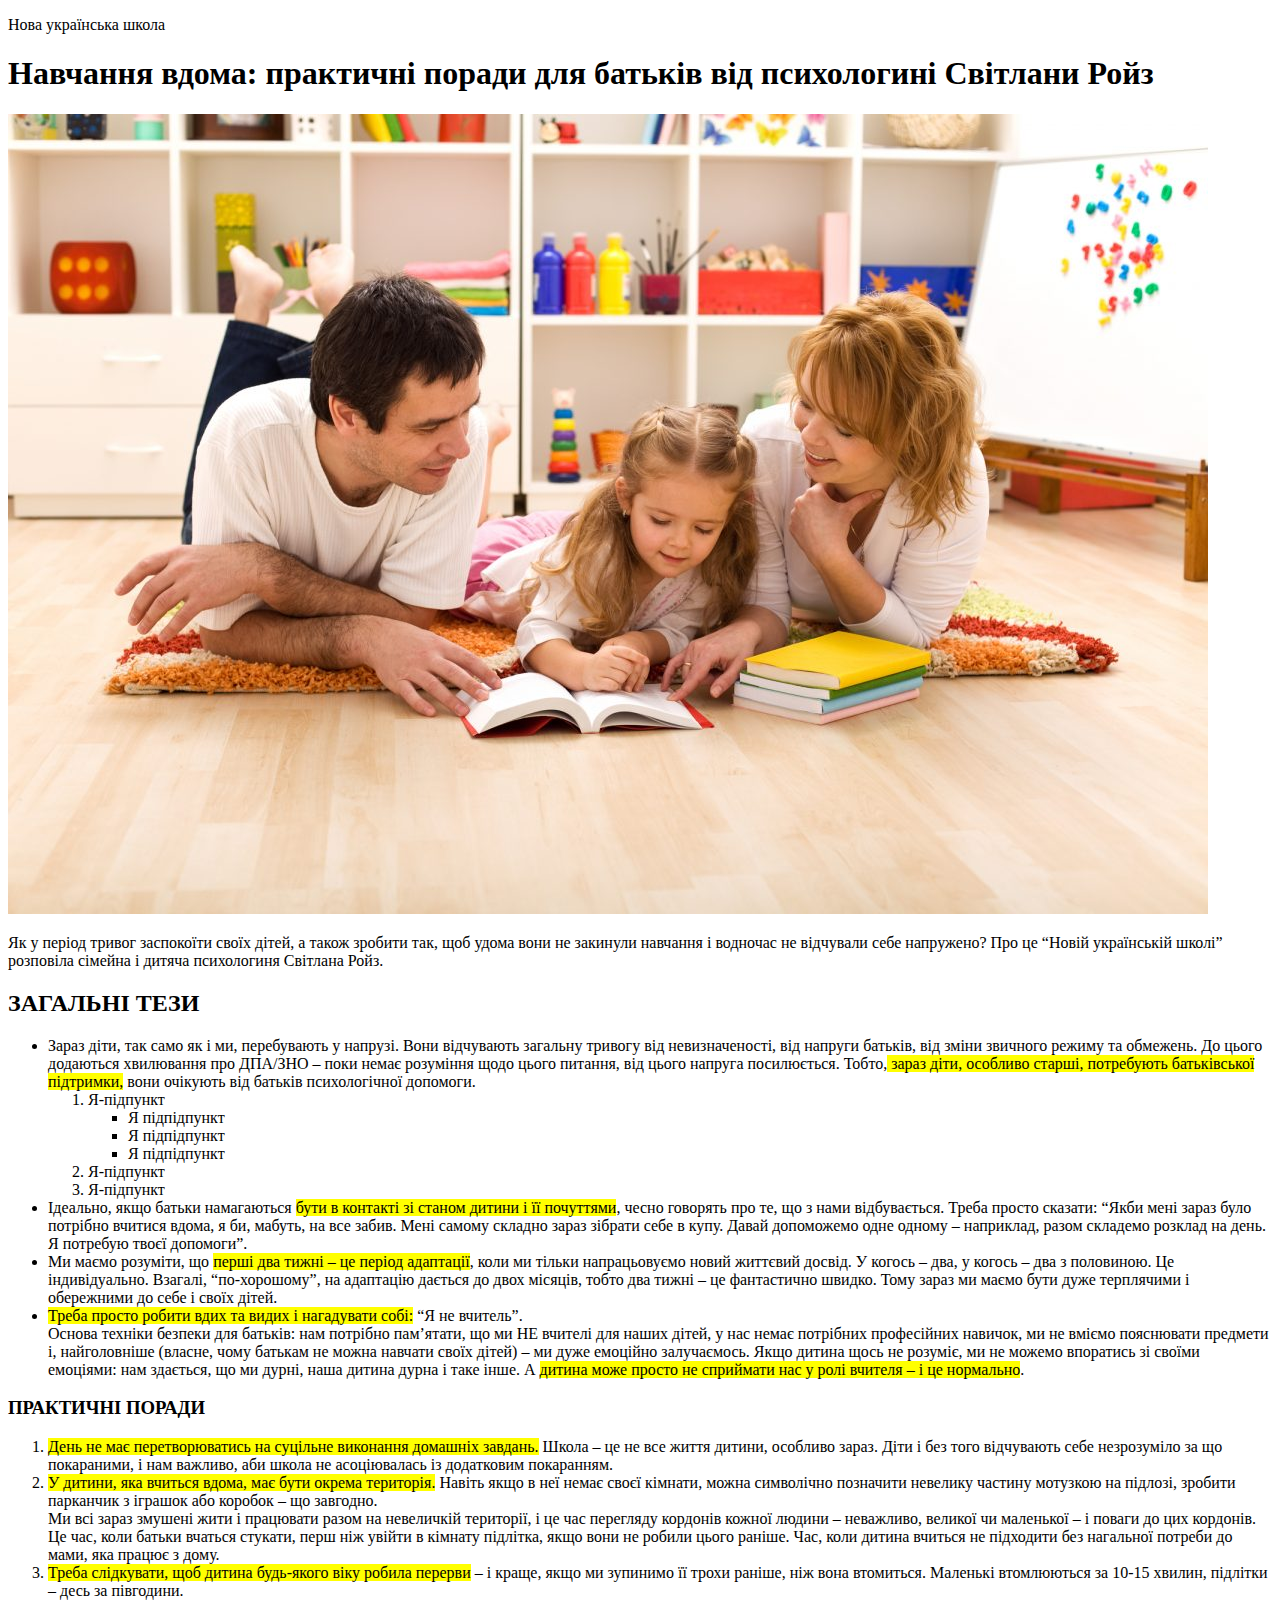
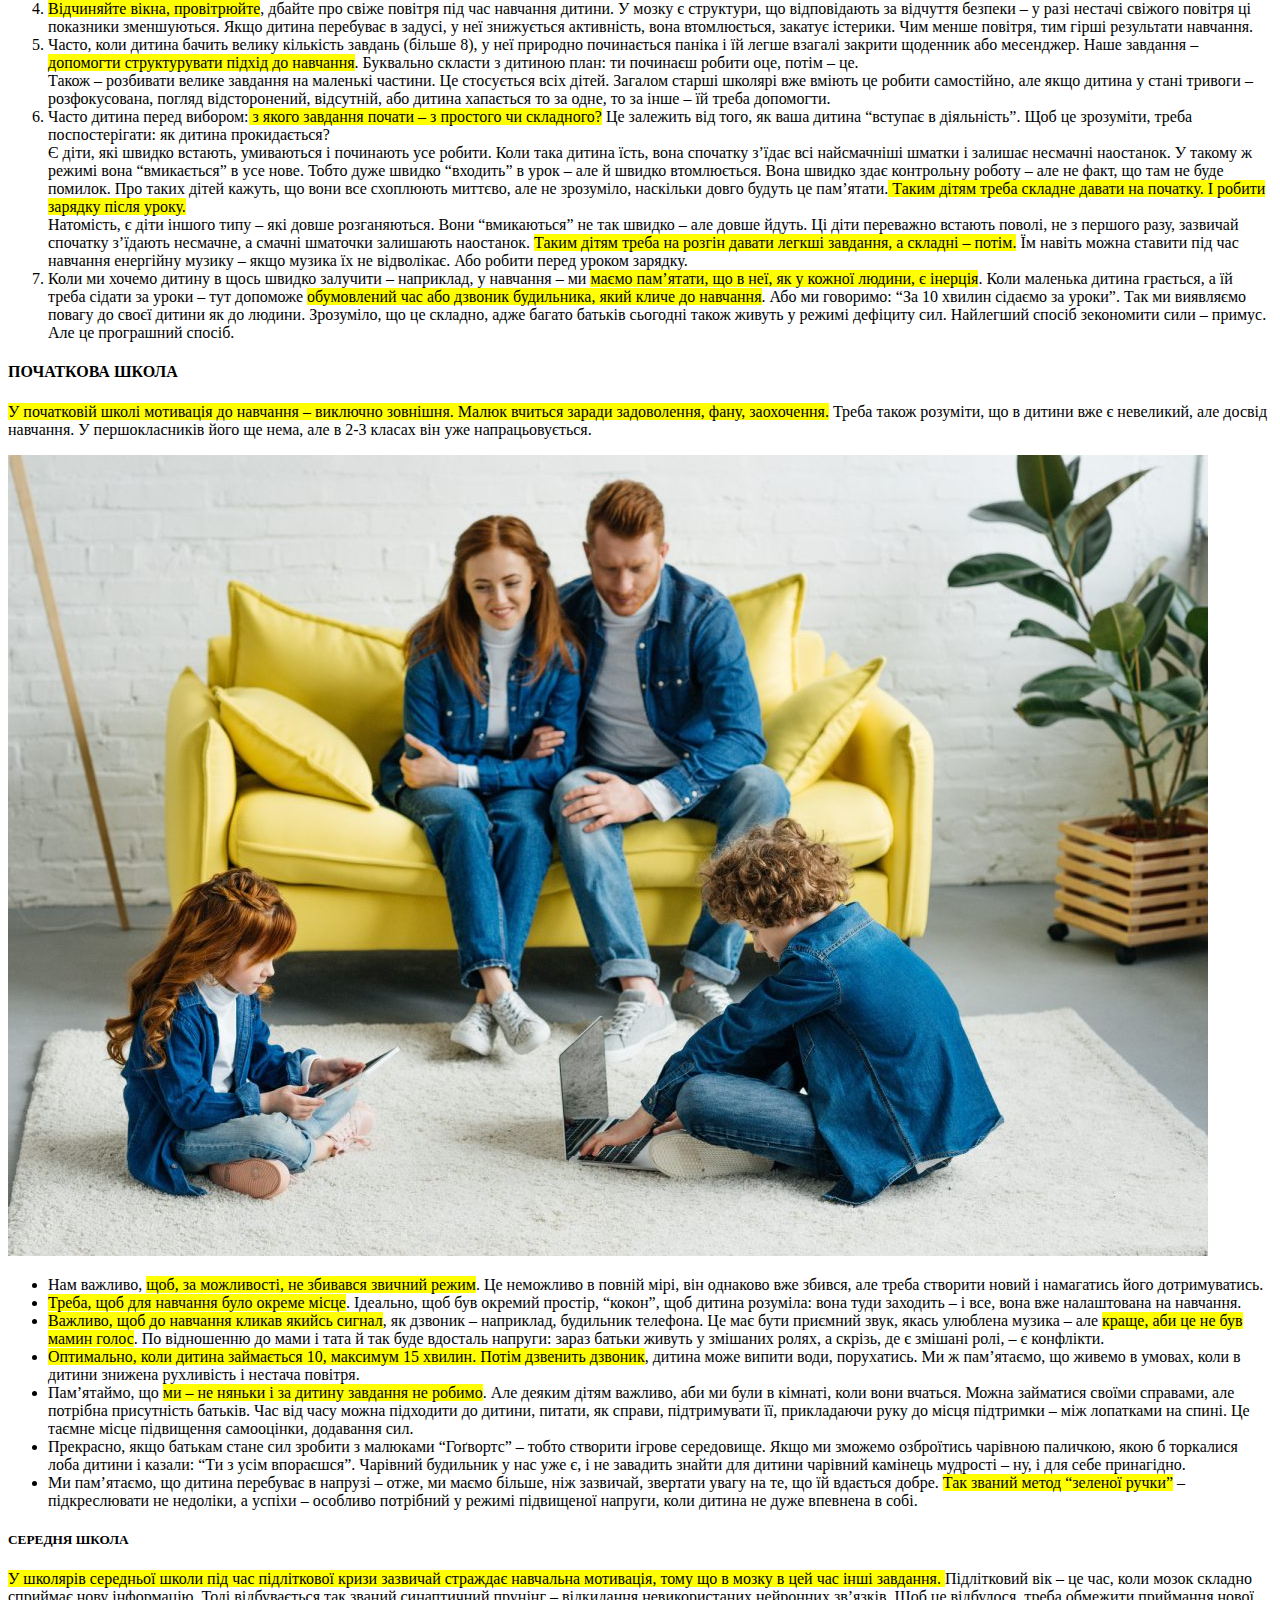
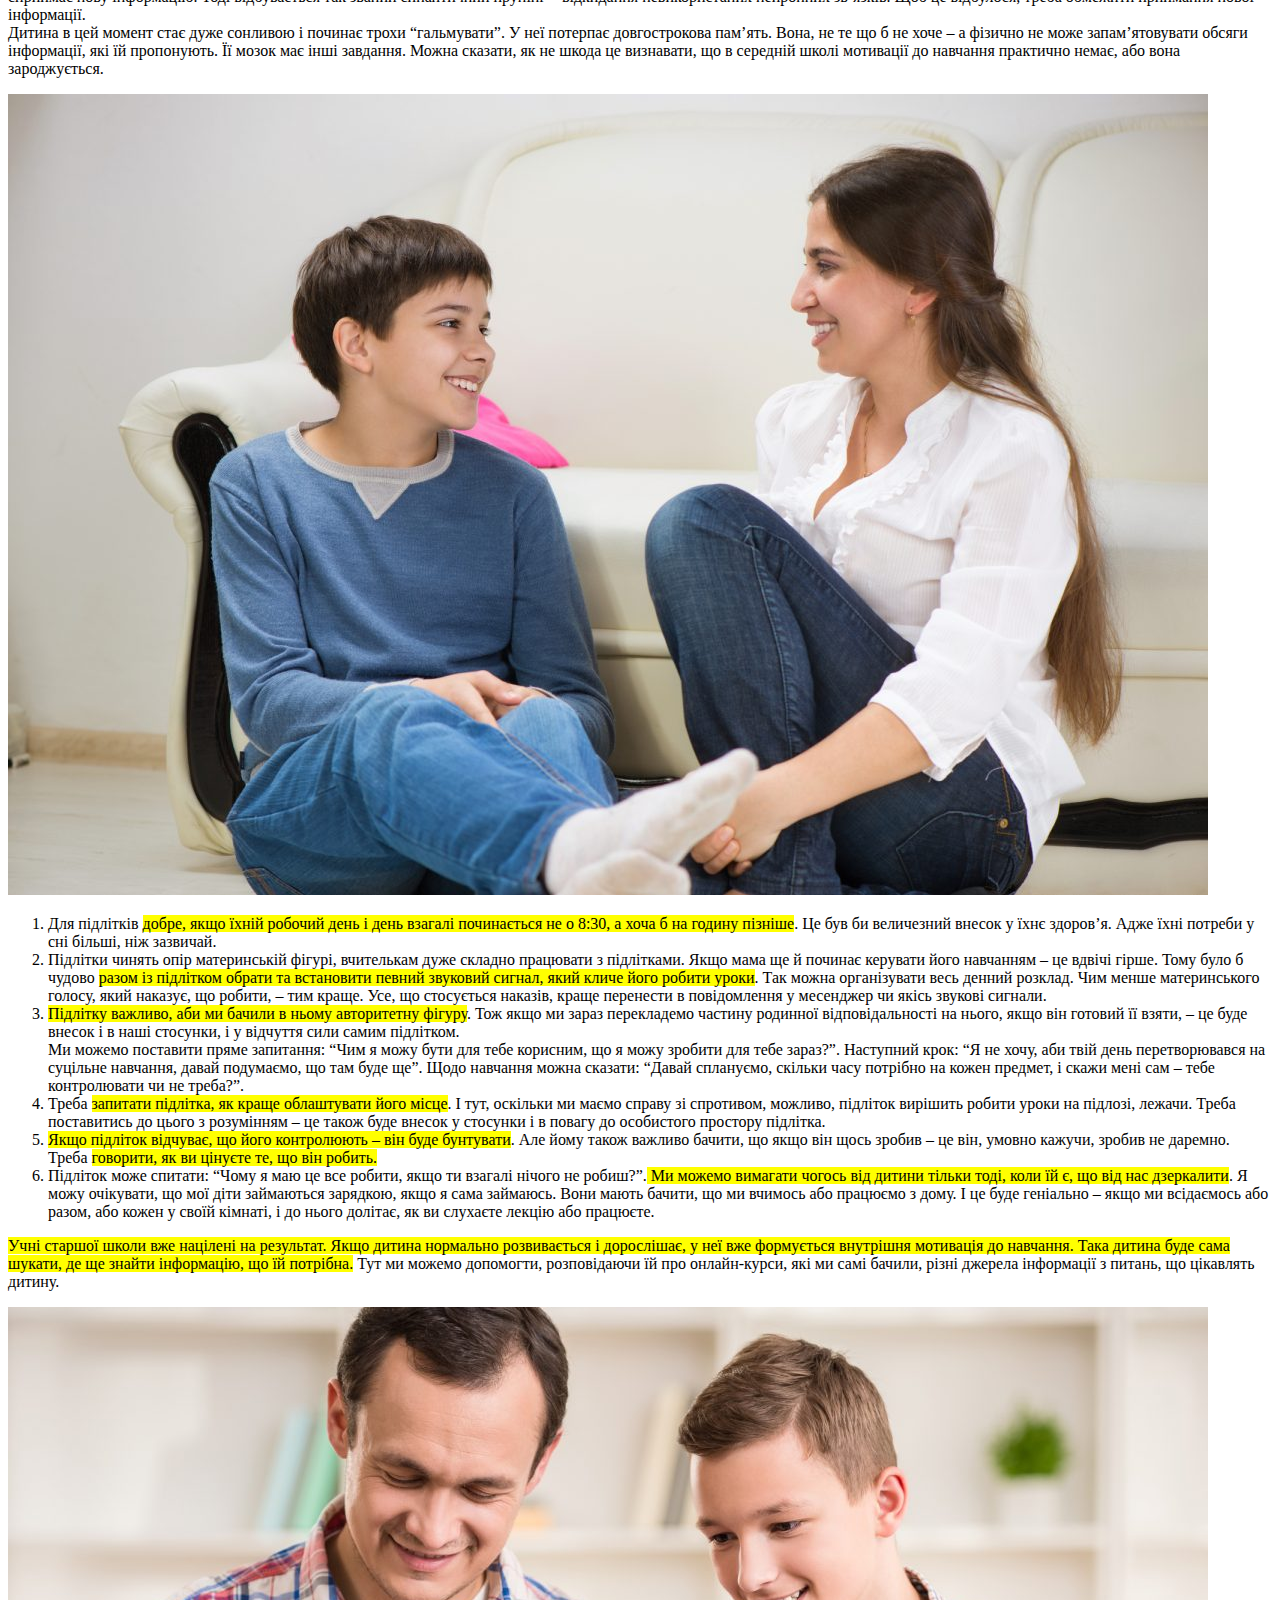
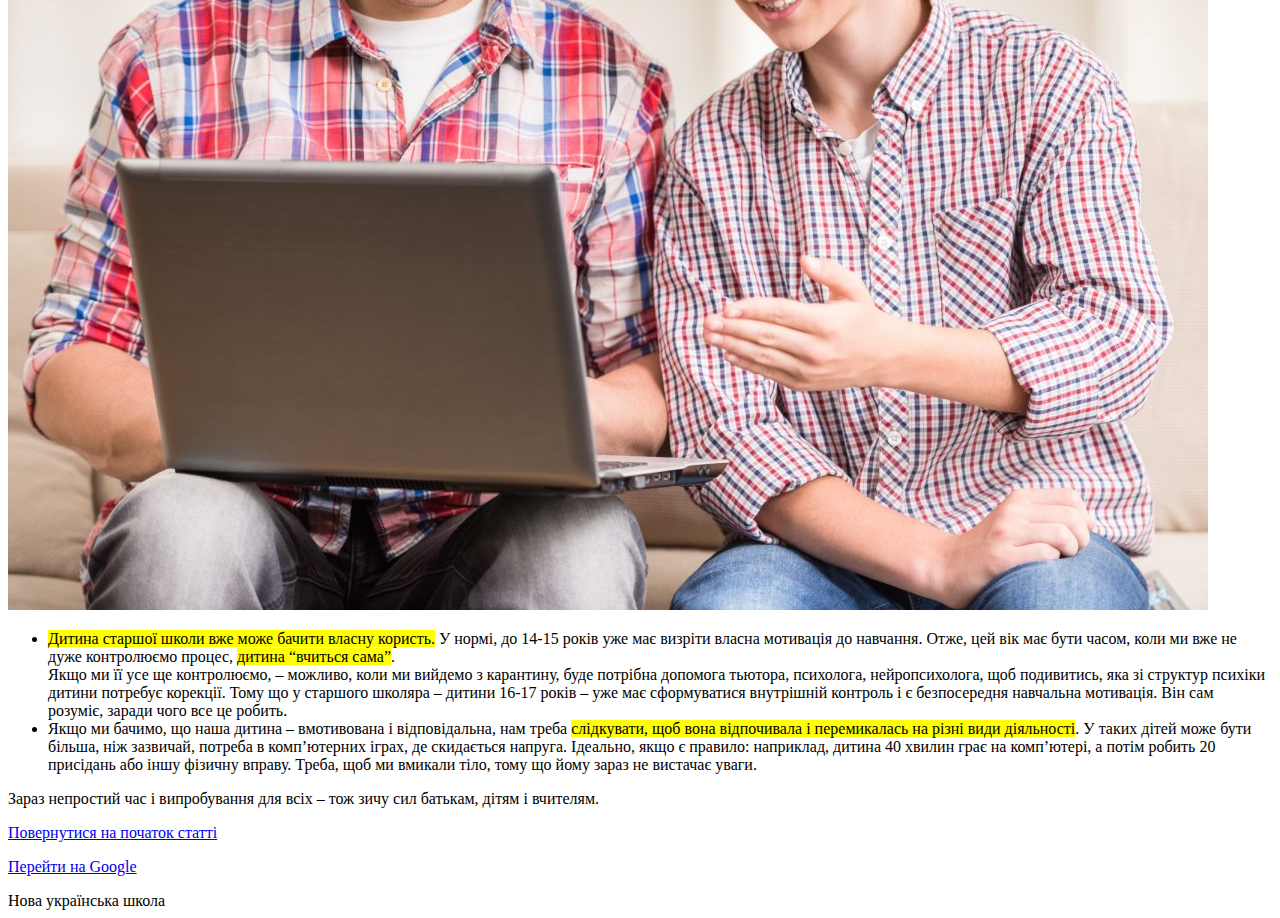
<file: lesson_2/index.html>
<!DOCTYPE html>
<html lang="uk">
<head>
	<meta charset="UTF-8">
	<meta name="viewport" content="width=device-width, initial-scale=1.0">
	<title>Lesson_2</title>
</head>
<body>
	<header>
	<p>Нова українська школа</p>
	</header>
	<main>
		<div class="teaching">
			<h1>
				Навчання вдома: практичні поради для батьків від психологині Світлани Ройз
			</h1>
			<div class="block" id="p-1"></div>
			<img src="img/1.jpg" alt="Маленька дівчинка читає цікаву дитячу книжечку мамі з татом">
			<p>
				<span title="Я-текст,який треба зробити косим шрифтом,коли вивчимо стилі">
					Як у період тривог заспокоїти своїх дітей, а також зробити так, щоб удома вони не закинули навчання і водночас не відчували себе напружено? Про це “Новій українській школі” розповіла сімейна і дитяча психологиня Світлана Ройз.
				</span>
			</p>
		</div>
		<div class="theses">
			<h2>ЗАГАЛЬНІ ТЕЗИ</h2>
			<ul>
				<li>
					Зараз діти, так само як і ми, перебувають у напрузі. Вони відчувають загальну тривогу від невизначеності, від напруги батьків, від зміни звичного режиму та обмежень. До цього додаються хвилювання про ДПА/ЗНО – поки немає розуміння щодо цього питання, від цього напруга посилюється. Тобто,<mark> зараз діти, особливо старші, потребують батьківської підтримки,</mark> вони очікують від батьків психологічної допомоги.
					<ol>
						<li>Я-підпункт
							<ul>
								<li>Я підпідпункт</li>
								<li>Я підпідпункт</li>
								<li>Я підпідпункт</li>
							</ul>
						</li>
						<li>Я-підпункт</li>
						<li>Я-підпункт</li>
					</ol>
				</li>
				<li>
					Ідеально, якщо батьки намагаються <mark>бути в контакті зі станом дитини і її почуттями</mark>, чесно говорять про те, що з нами відбувається. Треба просто сказати: <span>“Якби мені зараз було потрібно вчитися вдома, я би, мабуть, на все забив. Мені самому складно зараз зібрати себе в купу. Давай допоможемо одне одному – наприклад, разом складемо розклад на день. Я потребую твоєї допомоги”.</span>
				</li>
				<li>
					Ми маємо розуміти, що <mark>перші два тижні – це період адаптації</mark>, коли ми тільки напрацьовуємо новий життєвий досвід. У когось – два, у когось – два з половиною. Це індивідуально. Взагалі, “по-хорошому”, на адаптацію дається до двох місяців, тобто два тижні – це фантастично швидко. Тому зараз ми маємо бути дуже терплячими і обережними до себе і своїх дітей.
				</li>
				<li>
					<mark>Треба просто робити вдих та видих і нагадувати собі:</mark> <span>“Я не вчитель”</span>. <br>Основа техніки безпеки для батьків: нам потрібно пам’ятати, що ми НЕ вчителі для наших дітей, у нас немає потрібних професійних навичок, ми не вміємо пояснювати предмети і, найголовніше (власне, чому батькам не можна навчати своїх дітей) – ми дуже емоційно залучаємось. Якщо дитина щось не розуміє, ми не можемо впоратись зі своїми емоціями: нам здається, що ми дурні, наша дитина дурна і таке інше. А <mark>дитина може просто не сприймати нас у ролі вчителя – і це нормально</mark>.
				</li>
			</ul>
		</div>
		<div class="advices">
			<h3>ПРАКТИЧНІ ПОРАДИ</h3>
			<ol>
				<li>
					 <mark>День не має перетворюватись на суцільне виконання домашніх завдань.</mark> Школа – це не все життя дитини, особливо зараз. Діти і без того відчувають себе незрозуміло за що покараними, і нам важливо, аби школа не асоціювалась із додатковим покаранням.
				</li>
				<li>
					<mark>У дитини, яка вчиться вдома, має бути окрема територія.</mark> Навіть якщо в неї немає своєї кімнати, можна символічно позначити невелику частину мотузкою на підлозі, зробити парканчик з іграшок або коробок – що завгодно. <br>Ми всі зараз змушені жити і працювати разом на невеличкій території, і це час перегляду кордонів кожної людини – неважливо, великої чи маленької – і поваги до цих кордонів. Це час, коли батьки вчаться стукати, перш ніж увійти в кімнату підлітка, якщо вони не робили цього раніше. Час, коли дитина вчиться не підходити без нагальної потреби до мами, яка працює з дому.
				</li>
				<li>
					<mark>Треба слідкувати, щоб дитина будь-якого віку робила перерви</mark> – і краще, якщо ми зупинимо її трохи раніше, ніж вона втомиться. Маленькі втомлюються за 10-15 хвилин, підлітки – десь за півгодини.
				</li>
				<li>
					<mark>Відчиняйте вікна, провітрюйте</mark>, дбайте про свіже повітря під час навчання дитини. У мозку є структури, що відповідають за відчуття безпеки – у разі нестачі свіжого повітря ці показники зменшуються. Якщо дитина перебуває в задусі, у неї знижується активність, вона втомлюється, закатує істерики. Чим менше повітря, тим гірші результати навчання.
				</li>
				<li>
					Часто, коли дитина бачить велику кількість завдань (більше 8), у неї природно починається паніка і їй легше взагалі закрити щоденник або месенджер. Наше завдання – <mark>допомогти структурувати підхід до навчання</mark>. Буквально скласти з дитиною план: ти починаєш робити оце, потім – це. <br>Також – розбивати велике завдання на маленькі частини. Це стосується всіх дітей. Загалом старші школярі вже вміють це робити самостійно, але якщо дитина у стані тривоги – розфокусована, погляд відсторонений, відсутній, або дитина хапається то за одне, то за інше – їй треба допомогти.
				</li>
				<li>
					Часто дитина перед вибором:<mark> з якого завдання почати – з простого чи складного?</mark> Це залежить від того, як ваша дитина “вступає в діяльність”. Щоб це зрозуміти, треба поспостерігати: як дитина прокидається? <br>Є діти, які швидко встають, умиваються і починають усе робити. Коли така дитина їсть, вона спочатку з’їдає всі найсмачніші шматки і залишає несмачні наостанок. У такому ж режимі вона “вмикається” в усе нове. Тобто дуже швидко “входить” в урок – але й швидко втомлюється. Вона швидко здає контрольну роботу – але не факт, що там не буде помилок. Про таких дітей кажуть, що вони все схоплюють миттєво, але не зрозуміло, наскільки довго будуть це пам’ятати.<mark> Таким дітям треба складне давати на початку. І робити зарядку після уроку.</mark> <br>Натомість, є діти іншого типу – які довше розганяються. Вони “вмикаються” не так швидко – але довше йдуть. Ці діти переважно встають поволі, не з першого разу, зазвичай спочатку з’їдають несмачне, а смачні шматочки залишають наостанок. <mark>Таким дітям треба на розгін давати легкші завдання, а складні – потім.</mark> Їм навіть можна ставити під час навчання енергійну музику – якщо музика їх не відволікає. Або робити перед уроком зарядку.
				</li>
				<li>
					Коли ми хочемо дитину в щось швидко залучити – наприклад, у навчання – ми <mark>маємо пам’ятати, що в неї, як у кожної людини, є інерція</mark>. Коли маленька дитина грається, а їй треба сідати за уроки – тут допоможе <mark>обумовлений час або дзвоник будильника, який кличе до навчання</mark>. Або ми говоримо: <span>“За 10 хвилин сідаємо за уроки”</span>. Так ми виявляємо повагу до своєї дитини як до людини. Зрозуміло, що це складно, адже багато батьків сьогодні також живуть у режимі дефіциту сил. Найлегший спосіб зекономити сили – примус. Але це програшний спосіб.
				</li>
			</ol>
		</div>
		<div class="elementary-school">
			<h4>ПОЧАТКОВА ШКОЛА</h4>
			<p>
				<mark>У початковій школі мотивація до навчання – виключно зовнішня. Малюк вчиться заради задоволення, фану, заохочення.</mark> Треба також розуміти, що в дитини вже є невеликий, але досвід навчання. У першокласників його ще нема, але в 2-3 класах він уже напрацьовується.
			</p>
			<img src="img/2.jpg" alt="Мама і тато спостерігають,як діти навчаються за допомогою гаджетів">
			<ul>
				<li>
					Нам важливо, <mark>щоб, за можливості, не збивався звичний режим</mark>. Це неможливо в повній мірі, він однаково вже збився, але треба створити новий і намагатись його дотримуватись.
				</li>
				<li>
					<mark>Треба, щоб для навчання було окреме місце</mark>. Ідеально, щоб був окремий простір, “кокон”, щоб дитина розуміла: вона туди заходить – і все, вона вже налаштована на навчання.
				</li>
				<li>
					<mark>Важливо, щоб до навчання кликав якийсь сигнал</mark>, як дзвоник – наприклад, будильник телефона. Це має бути приємний звук, якась улюблена музика – але <mark>краще, аби це не був мамин голос</mark>. По відношенню до мами і тата й так буде вдосталь напруги: зараз батьки живуть у змішаних ролях, а скрізь, де є змішані ролі, – є конфлікти.
				</li>
				<li>
					<mark>Оптимально, коли дитина займається 10, максимум 15 хвилин. Потім дзвенить дзвоник</mark>, дитина може випити води, порухатись. Ми ж пам’ятаємо, що живемо в умовах, коли в дитини знижена рухливість і нестача повітря.
				</li>
				<li>
					Пам’ятаймо, що <mark>ми – не няньки і за дитину завдання не робимо</mark>. Але деяким дітям важливо, аби ми були в кімнаті, коли вони вчаться. Можна займатися своїми справами, але потрібна присутність батьків. Час від часу можна підходити до дитини, питати, як справи, підтримувати її, прикладаючи руку до місця підтримки – між лопатками на спині. Це таємне місце підвищення самооцінки, додавання сил.
				</li>
				<li>
					Прекрасно, якщо батькам стане сил зробити з малюками “Гоґвортс” – тобто створити ігрове середовище. Якщо ми зможемо озброїтись чарівною паличкою, якою б торкалися лоба дитини і казали: <span>“Ти з усім впораєшся”</span>. Чарівний будильник у нас уже є, і не завадить знайти для дитини чарівний камінець мудрості – ну, і для себе принагідно.
				</li>
				<li>
					Ми пам’ятаємо, що дитина перебуває в напрузі – отже, ми маємо більше, ніж зазвичай, звертати увагу на те, що їй вдається добре. <mark>Так званий метод “зеленої ручки”</mark> – підкреслювати не недоліки, а успіхи – особливо потрібний у режимі підвищеної напруги, коли дитина не дуже впевнена в собі.
				</li>
			</ul>
		</div>
		<div class="secondary-school">
			<h5>СЕРЕДНЯ ШКОЛА</h5>
			<p>
				<mark>У школярів середньої школи під час підліткової кризи зазвичай страждає навчальна мотивація, тому що в мозку в цей час інші завдання. </mark>Підлітковий вік – це час, коли мозок складно сприймає нову інформацію. Тоді відбувається так званий синаптичний прунінг – відкидання невикористаних нейронних зв’язків. Щоб це відбулося, треба обмежити приймання нової інформації. <br>Дитина в цей момент стає дуже сонливою і починає трохи “гальмувати”. У неї потерпає довгострокова пам’ять. Вона, не те що б не хоче – а фізично не може запам’ятовувати обсяги інформації, які їй пропонують. Її мозок має інші завдання. Можна сказати, як не шкода це визнавати, що в середній школі мотивації до навчання практично немає, або вона зароджується.
			</p>
			<img src="img/3.jpg" alt="Мама з сином посміхаються один одному">
			<ol>
				<li>
					Для підлітків <mark>добре, якщо їхній робочий день і день взагалі починається не о 8:30, а хоча б на годину пізніше</mark>. Це був би величезний внесок у їхнє здоров’я. Адже їхні потреби у сні  більші, ніж зазвичай.
				</li>
				<li>
					Підлітки чинять опір материнській фігурі, вчителькам дуже складно працювати з підлітками. Якщо мама ще й починає керувати його навчанням – це вдвічі гірше. Тому було б чудово <mark>разом із підлітком обрати та встановити певний звуковий сигнал, який кличе його робити уроки</mark>. Так можна організувати весь денний розклад. Чим менше материнського голосу, який наказує, що робити, – тим краще. Усе, що стосується наказів, краще перенести в повідомлення у месенджер чи якісь звукові сигнали.
				</li>
				<li>
					<mark>Підлітку важливо, аби ми бачили в ньому авторитетну фігуру</mark>. Тож якщо ми зараз перекладемо частину родинної відповідальності на нього, якщо він готовий її взяти, – це буде внесок і в наші стосунки, і у відчуття сили самим підлітком. <br>Ми можемо поставити пряме запитання: <span>“Чим я можу бути для тебе корисним, що я можу зробити для тебе зараз?”.</span> Наступний крок: <span>“Я не хочу, аби твій день перетворювався на суцільне навчання, давай подумаємо, що там буде ще”</span>. Щодо навчання можна сказати: <span>“Давай сплануємо, скільки часу потрібно на кожен предмет, і скажи мені сам – тебе контролювати чи не треба?”.</span>
				</li>
				<li>
					Треба <mark>запитати підлітка, як краще облаштувати його місце</mark>. І тут, оскільки ми маємо справу зі спротивом, можливо, підліток вирішить робити уроки на підлозі, лежачи. Треба поставитись до цього з розумінням – це також буде внесок у стосунки і в повагу до особистого простору підлітка.
				</li>
				<li>
					<mark>Якщо підліток відчуває, що його контролюють – він буде бунтувати</mark>. Але йому також важливо бачити, що якщо він щось зробив – це він, умовно кажучи, зробив не даремно. Треба <mark>говорити, як ви цінуєте те, що він робить.</mark>
				</li>
				<li>
					Підліток може спитати: <span>“Чому я маю це все робити, якщо ти взагалі нічого не робиш?”</span>.<mark> Ми можемо вимагати чогось від дитини тільки тоді, коли їй є, що від нас дзеркалити</mark>. Я можу очікувати, що мої діти займаються зарядкою, якщо я сама займаюсь. Вони мають бачити, що ми вчимось або працюємо з дому. І це буде геніально – якщо ми всідаємось або разом, або кожен у своїй кімнаті, і до нього долітає, як ви слухаєте лекцію або працюєте.
				</li>
			</ol>
		</div>
		<div class="high-school">
			<p>
				<mark>Учні старшої школи вже націлені на результат. Якщо дитина нормально розвивається і дорослішає, у неї вже формується внутрішня мотивація до навчання. Така дитина буде сама шукати, де ще знайти інформацію, що їй потрібна.</mark> Тут ми можемо допомогти, розповідаючи їй про онлайн-курси, які ми самі бачили, різні джерела інформації з питань, що цікавлять дитину.
			</p>
			<img src="img/4.jpg" alt="Тато з сином дивляться щось на ноутбуці.Обоє посміхаються">
			<ul>
				<li>
					<mark>Дитина старшої школи вже може бачити власну користь.</mark> У нормі, до 14-15 років уже має визріти власна мотивація до навчання. Отже, цей вік має бути часом, коли ми вже не дуже контролюємо процес, <mark>дитина “вчиться сама”</mark>. <br>Якщо ми її усе ще контролюємо, – можливо, коли ми вийдемо з карантину, буде потрібна допомога тьютора, психолога, нейропсихолога, щоб подивитись, яка зі структур психіки дитини потребує корекції. Тому що у старшого школяра – дитини 16-17 років – уже має сформуватися внутрішній контроль і є безпосередня навчальна мотивація. Він сам розуміє, заради чого все це робить.
				</li>
				<li>
					Якщо ми бачимо, що наша дитина – вмотивована і відповідальна, нам треба <mark title="Я-текст,колір якого має бути жирним і чорним. ">слідкувати, щоб вона відпочивала і перемикалась на різні види діяльності</mark>. У таких дітей може бути більша, ніж зазвичай, потреба в комп’ютерних іграх, де скидається напруга. Ідеально, якщо є правило: наприклад, дитина 40 хвилин грає на комп’ютері, а потім робить 20 присідань або іншу фізичну вправу. Треба, щоб ми вмикали тіло, тому що йому зараз не вистачає уваги.
				</li>
			</ul>
			<p>Зараз непростий час і випробування для всіх – тож зичу сил батькам, дітям і вчителям.</p>
		</div>
		<p><a href="#p-1">Повернутися на початок статті</a></p>
		<p><a target="_blank" href="https://google.com">Перейти на Google</a></p>
	</main>
	<footer>Нова українська школа</footer>
</body>
</html>
</file>
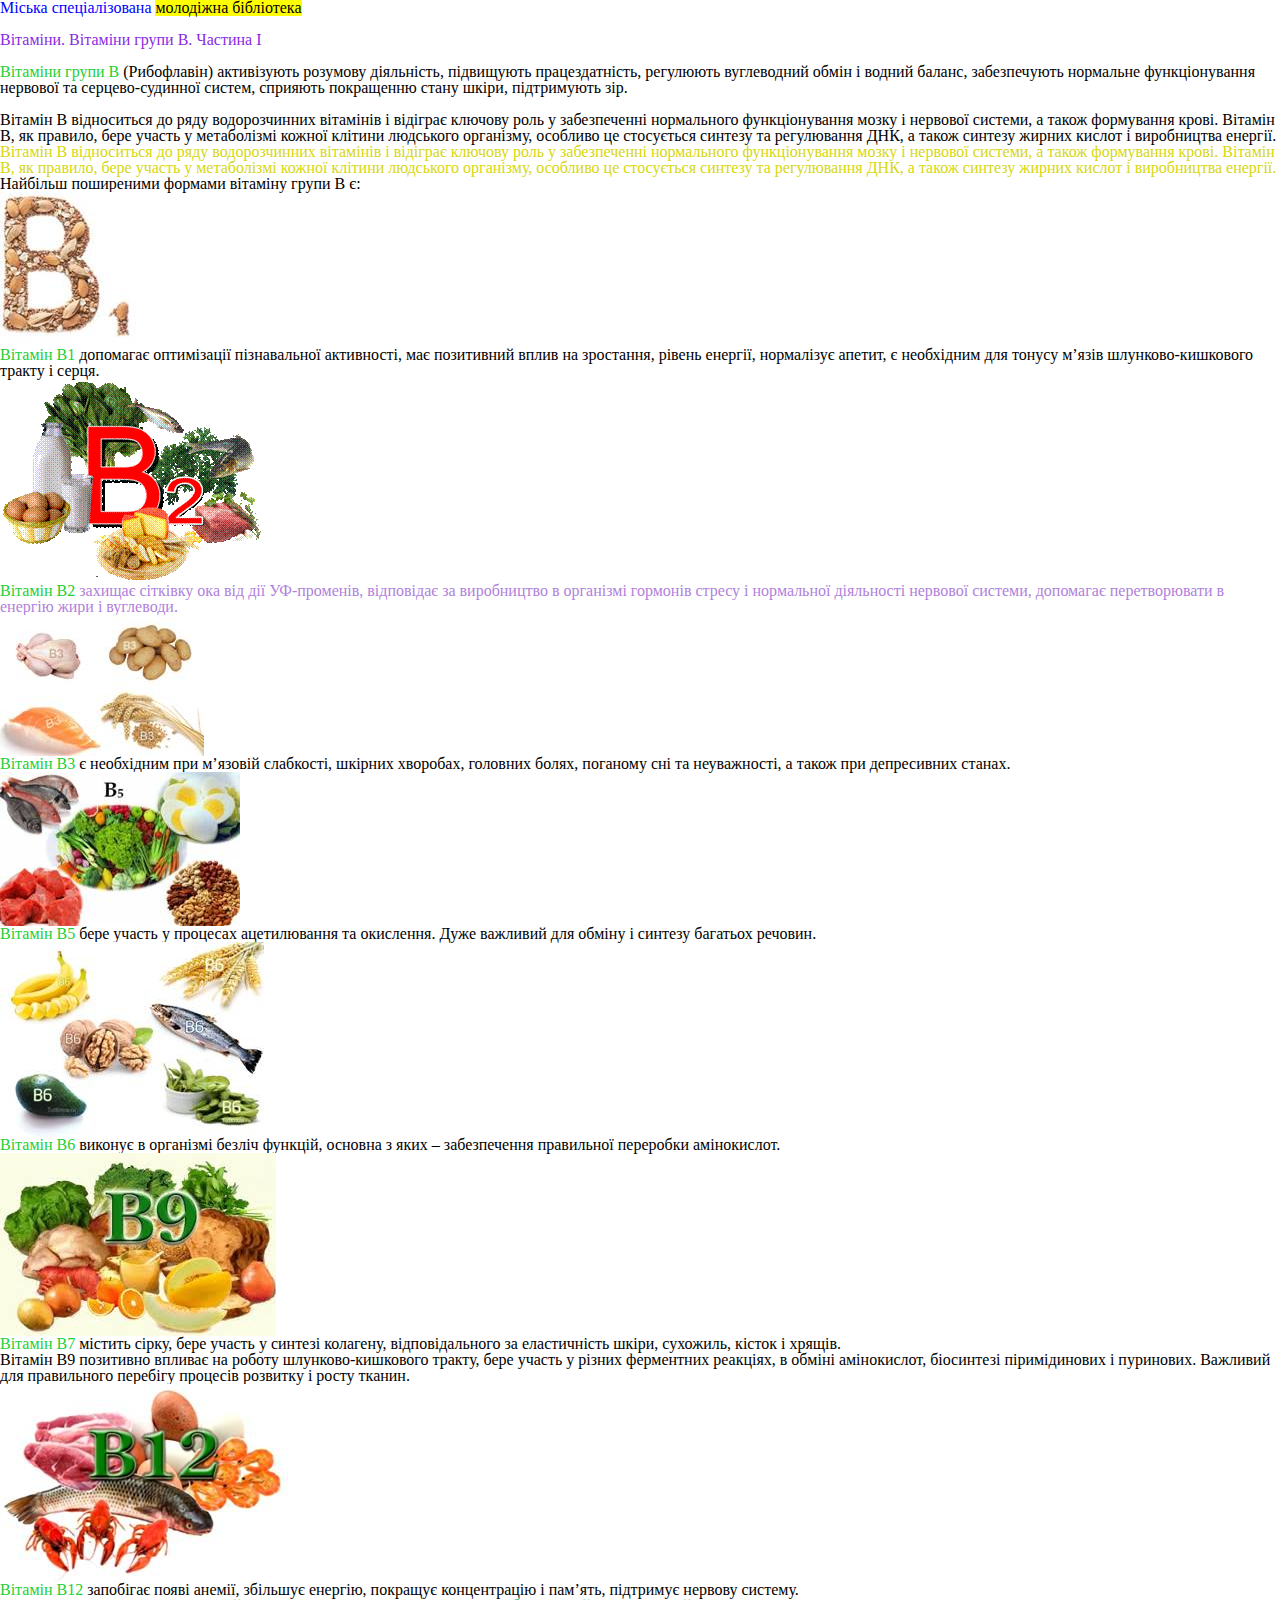
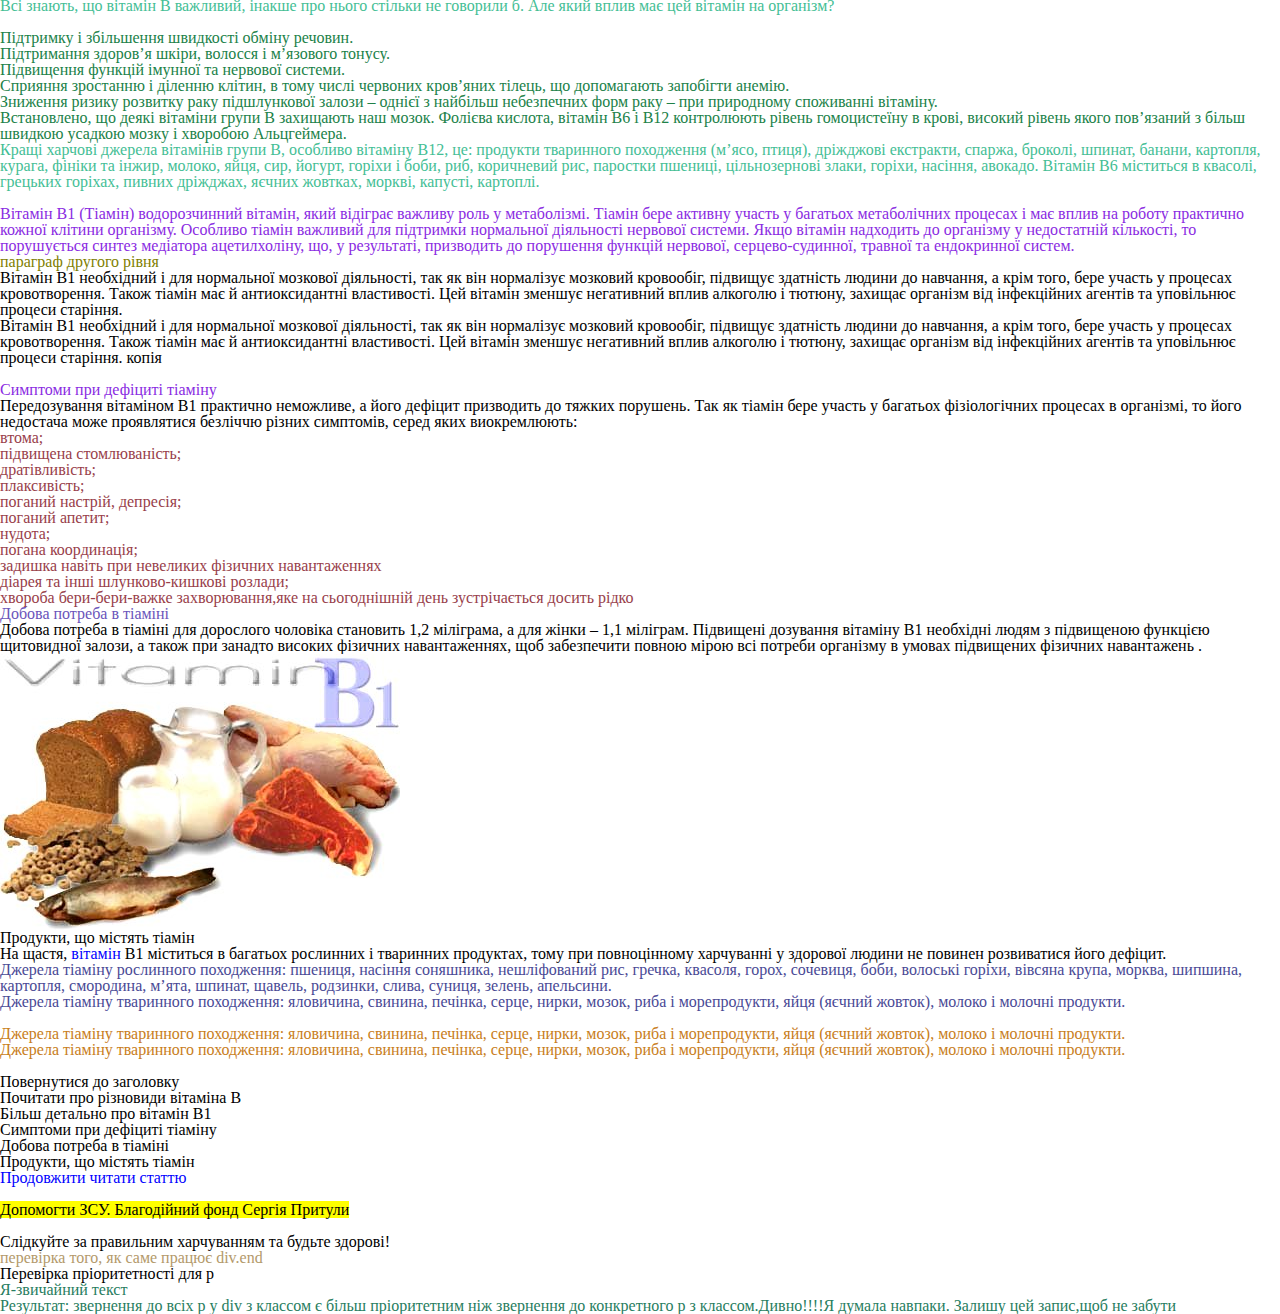
<file: lesson_3/index.html>
<!DOCTYPE html>
<html lang="uk">
<head>
	<meta charset="UTF-8">
	<meta name="viewport" content="width=device-width, initial-scale=1.0">
	<link rel="stylesheet" href="css/style.css">
	<title>Lesson_3</title>
</head>
<body>
	<header>
	<span>Міська спеціалізована</span> <mark>молодіжна бібліотека</mark>
	</header>
	 <br>
	<div id="up"></div>
<main>
	<h1 title="Я-самий головний заголовок на цій сторінці"><span>Вітаміни. Вітаміни групи В. Частина І</span></h1> <br>
	<div class="total" id="alles-up">
		<p>
			<span>Вітаміни групи В</span> (Рибофлавін) активізують розумову діяльність, підвищують працездатність, регулюють вуглеводний обмін і водний баланс, забезпечують нормальне функціонування нервової та серцево-судинної систем, сприяють покращенню стану шкіри, підтримують зір.
		</p> <br>
		<p>
			Вітамін B відноситься до ряду водорозчинних вітамінів і відіграє ключову роль у забезпеченні нормального функціонування мозку і нервової системи, а також формування крові. Вітамін В, як правило, бере участь у метаболізмі кожної клітини людського організму, особливо це стосується синтезу та регулювання ДНК, а також синтезу жирних кислот і виробництва енергії.
		</p>
	</div>
	<p>
		Вітамін B відноситься до ряду водорозчинних вітамінів і відіграє ключову роль у забезпеченні нормального функціонування мозку і нервової системи, а також формування крові. Вітамін В, як правило, бере участь у метаболізмі кожної клітини людського організму, особливо це стосується синтезу та регулювання ДНК, а також синтезу жирних кислот і виробництва енергії.
	</p>
	<div class="groups">
		<p>
			Найбільш поширеними формами вітаміну групи В є:
		</p>
<ul>
	<li>
		<img src="img/1.jpg" alt="Великою літерою написано б1">
		<p>
			<span>Вітамін B1</span> допомагає оптимізації пізнавальної активності, має позитивний вплив на зростання, рівень енергії, нормалізує апетит, є необхідним для тонусу м’язів шлунково-кишкового тракту і серця.
		</p>
	</li>
	<li>
		<img src="img/2.gif" alt="Намальовані яйця, молоко,риба,зелень,мясо-в цих продуктах є вітамін Б2">
		<p id="i-link">
			
<span>Вітамін B2 </span>захищає сітківку ока від дії   УФ-променів, відповідає за виробництво в організмі гормонів стресу і нормальної діяльності нервової системи, допомагає перетворювати в енергію жири і вуглеводи.
		</p>
	</li><li>
		<img src="img/3.jpg" alt="Продукти,в яких є вітамін Б3">
		<p>
			<span>Вітамін B3</span> є необхідним при м’язовій слабкості, шкірних хворобах, головних болях, поганому сні та неуважності, а також при депресивних станах.
		</p>
	</li>
	<li>
		<img src="img/4.jpg" alt="Продукти, в яких є вітамін Б4">
		<p>
			<span>Вітамін B5</span> бере участь у процесах ацетилювання та окислення. Дуже важливий для обміну і синтезу багатьох речовин.
 
		</p>
	</li>
	<li>
		<img src="img/5.jpg" alt="Продукти, в яких є вітамін Б6">
		<p>
			<span>Вітамін B6</span> виконує в організмі безліч функцій, основна з яких – забезпечення правильної переробки амінокислот.
		</p>
	</li>
	<li>
		<img src="img/6.jpg" alt="Продукти, в яких є вітамін Б7">
		<p>
			<span>Вітамін B7</span> містить сірку, бере участь у синтезі колагену, відповідального за еластичність шкіри, сухожиль, кісток і хрящів. <br>
Вітамін B9 позитивно впливає на роботу шлунково-кишкового тракту, бере участь у різних ферментних реакціях, в    обміні амінокислот, біосинтезі піримідинових і пуринових. Важливий для правильного перебігу процесів розвитку і росту тканин.
		</p>
	</li>
	<li>
		<img src="img/7.jpg" alt="Продукти, в яких є вітамін Б12">
		<p>
			<span>Вітамін B12</span> запобігає появі анемії, збільшує енергію, покращує концентрацію і пам’ять, підтримує нервову систему.
		</p>
	</li>
</ul>
	</div>
	<div class="importance alles">
		<p>
			Всі знають, що вітамін B важливий, інакше про нього стільки не говорили б. Але який вплив має цей вітамін на організм?
		</p> <br>
		<ol>
			<li>
				Підтримку і збільшення швидкості обміну речовин.
			</li>
			<li>
				Підтримання здоров’я шкіри, волосся і м’язового тонусу.
			</li>
			<li>
				Підвищення функцій імунної та нервової системи.
			</li>
			<li>
				Сприяння зростанню і діленню клітин, в тому числі червоних кров’яних тілець, що допомагають запобігти анемію.
			</li>
			<li>
				Зниження ризику розвитку раку підшлункової залози – однієї з найбільш небезпечних форм раку – при природному споживанні вітаміну.
			</li>
			<li> 
				Встановлено, що деякі вітаміни групи В захищають наш мозок. Фолієва кислота, вітамін В6 і В12 контролюють рівень гомоцистеїну в крові, високий рівень якого пов’язаний з більш швидкою усадкою мозку і хворобою Альцгеймера.
			</li>
		</ol>
		<p >
			Кращі харчові джерела вітамінів групи В, особливо вітаміну В12, це: продукти тваринного походження (м’ясо, птиця), дріжджові екстракти, спаржа, броколі, шпинат, банани, картопля, курага, фініки та інжир, молоко, яйця, сир, йогурт, горіхи і боби, риб, коричневий рис, паростки пшениці, цільнозернові злаки, горіхи, насіння, авокадо. Вітамін В6 міститься в квасолі, грецьких горіхах, пивних дріжджах, яєчних жовтках, моркві, капусті, картоплі.
		</p>
	</div> <br>
	<div class="b-1">
		<p class="vierte" id="nur-B1">
			Вітамін В1 (Тіамін) водорозчинний вітамін, який відіграє важливу роль у метаболізмі. Тіамін бере активну участь у багатьох метаболічних процесах і має вплив на роботу практично кожної клітини організму. Особливо тіамін важливий для підтримки нормальної діяльності нервової системи. Якщо вітамін надходить до організму у недостатній кількості, то порушується синтез медіатора ацетилхоліну, що, у результаті, призводить до порушення функцій нервової, серцево-судинної, травної та ендокринної систем.
		</p>
		<div>
			<p class=" erste zweite"> параграф другого рівня</p>
		</div>
		<div class="vitamin-2 ">
			<p>
				Вітамін В1 необхідний і для нормальної мозкової діяльності, так як він нормалізує мозковий кровообіг, підвищує здатність людини до навчання, а крім того, бере участь у процесах кровотворення. Також тіамін має й антиоксидантні властивості. Цей вітамін зменшує негативний вплив алкоголю і тютюну, захищає організм від інфекційних агентів та уповільнює процеси старіння. 
			</p>
			<p>
				 Вітамін В1 необхідний і для нормальної мозкової діяльності, так як він нормалізує мозковий кровообіг, підвищує здатність людини до навчання, а крім того, бере участь у процесах кровотворення. Також тіамін має й антиоксидантні властивості. Цей вітамін зменшує негативний вплив алкоголю і тютюну, захищає організм від інфекційних агентів та уповільнює процеси старіння. копія
			</p>
		</div>
		 <br>
		
		<div class="deficit-b1" id="defizit">
			<h2 class="dritte">Симптоми при дефіциті тіаміну</h2>
			<p>
				Передозування вітаміном В1 практично неможливе, а його дефіцит призводить до тяжких порушень. Так як тіамін бере участь у багатьох фізіологічних процесах в організмі, то його недостача може проявлятися безліччю різних симптомів, серед яких виокремлюють:
			</p>
			<ol class="list-1">
				<li>втома;</li>
				<li>підвищена стомлюваність;</li>
				<li>дратівливість;</li>
				<li>плаксивість;</li>
				<li>поганий настрій, депресія;</li>
				<li>поганий апетит;</li>
				<li>нудота;</li>
				<li>погана координація;</li>
				<li>задишка навіть при невеликих фізичних навантаженнях</li>
				<li>діарея та інші шлунково-кишкові розлади;</li>
				<li>хвороба бери-бери-важке захворювання,яке на сьогоднішній день зустрічається досить рідко</li>
			</ol>
		</div>
		<div class="need-b1" id="müssen">
			<h2>Добова потреба в тіаміні</h2>
			<p class="tag">
				Добова потреба в тіаміні для дорослого чоловіка становить 1,2 міліграма, а для жінки – 1,1 міліграм. Підвищені дозування вітаміну В1 необхідні людям з підвищеною функцією щитовидної залози, а також при занадто високих фізичних навантаженнях, щоб забезпечити повною мірою всі потреби організму в умовах підвищених фізичних навантажень .
			</p>
			<img src="img/8.jpg" alt="Продукти, що містять Б1">
			<h3 id="produkte-thiamin">Продукти, що містять тіамін</h3>
			<p class="vitamin">
				На щастя, <a title="Забув,що таке вітамін? Вікіпедія нічого не забуває.Не сумнівайся-тисни." style="color: blue;" target="_blank" href="https://uk.wikipedia.org/wiki/%D0%92%D1%96%D1%82%D0%B0%D0%BC%D1%96%D0%BD%D0%B8#:~:text=%D0%92%D1%96%D1%82%D0%B0%D0%BC%D1%96%CC%81%D0%BD%D0%B8%20(%D0%BB%D0%B0%D1%82.,%D1%89%D0%BE%20%D0%BF%D0%BE%D0%B2%D0%B8%D0%BD%D0%BD%D1%96%20%D0%BD%D0%B0%D0%B4%D1%85%D0%BE%D0%B4%D0%B8%D1%82%D0%B8%20%D1%96%D0%B7%20%D1%97%D0%B6%D0%B5%D1%8E.">вітамін</a> В1 міститься в багатьох рослинних і тваринних продуктах, тому при повноцінному харчуванні у здорової людини не повинен розвиватися його дефіцит.
			</p>
			<p>
				Джерела тіаміну рослинного походження: пшениця, насіння соняшника, нешліфований рис, гречка, квасоля, горох, сочевиця, боби, волоські горіхи, вівсяна крупа, морква, шипшина, картопля, смородина, м’ята, шпинат, щавель, родзинки, слива, суниця, зелень, апельсини.
			</p>
			<p>
		   	Джерела тіаміну тваринного походження: яловичина, свинина, печінка, серце, нирки, мозок, риба і морепродукти, яйця (яєчний жовток), молоко і молочні продукти.
			</p>
		</div>	
	</div><br>
	<div class="color-test__container">
		<p>
			Джерела тіаміну тваринного походження: яловичина, свинина, печінка, серце, нирки, мозок, риба і морепродукти, яйця (яєчний жовток), молоко і молочні продукти.
		</p>
	</div>
	<div class="farbe-test__container">
		<p>
			Джерела тіаміну тваринного походження: яловичина, свинина, печінка, серце, нирки, мозок, риба і морепродукти, яйця (яєчний жовток), молоко і молочні продукти.
		</p>
	</div>
	<br>
	<div class="inhalt">
		<p title="Щось незрозумів зі статті? Тоді треба точну тут натиснути">
			<a href="#up">Повернутися до заголовку</a>
		</p>
		<p><a href="#alles-up">Почитати про різновиди вітаміна В</a></p>
		<p><a href="#nur-B1">Більш детально про вітамін В1</a></p>
		<p><a href="#defizit">Симптоми при дефіциті тіаміну</a></p>
		<p><a href="#müssen">Добова потреба в тіаміні</a></p>
		<p><a href="#produkte-thiamin">Продукти, що містять тіамін</a></p>
		<p style="color: blue;"> 
			<a target="_blank" href="https://msmb.org.ua/stily-zhittya/moda-na-zdorovya/bitamini-bitamini-grupi-b-chastina-ii/">Продовжити читати статтю</a>
		</p>
	</div>
	<br>
	<p>
		<a target="_blank" href="https://prytulafoundation.org/"><mark>Допомогти ЗСУ. Благодійний фонд Сергія Притули</mark></a>
	</p>
</main> <br>
<footer class="footer">
	Слідкуйте за правильним харчуванням та будьте здорові!
	<div class="end">
		перевірка того, як саме працює div.end
	</div>
	<div class="arbeite">
		Перевірка пріоритетності для р
		<p> Я-звичайний текст</p>
		<p class="test">Результат: звернення до всіх р у div з классом є більш пріоритетним ніж звернення до конкретного р з классом.Дивно!!!!Я думала навпаки. Залишу цей запис,щоб не забути</p>
	</div>
</footer>
</body>
</html>
</file>
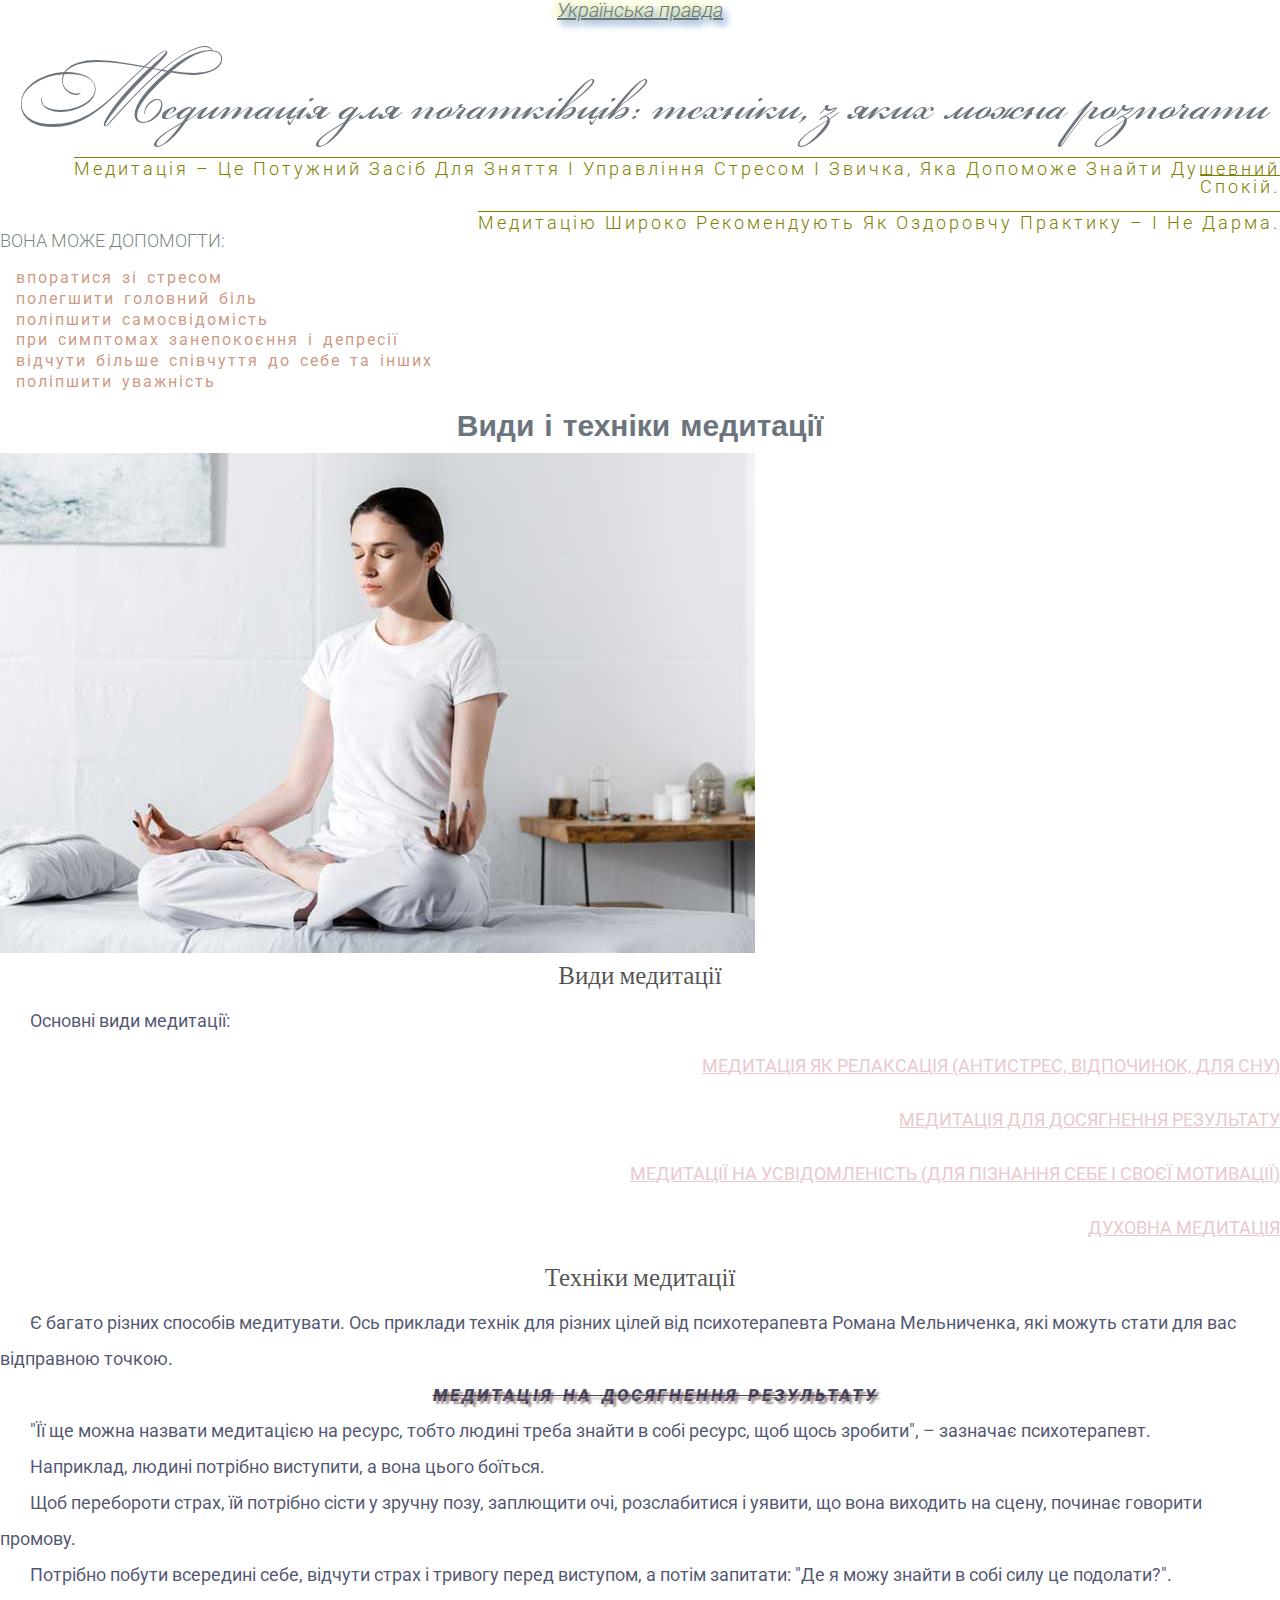
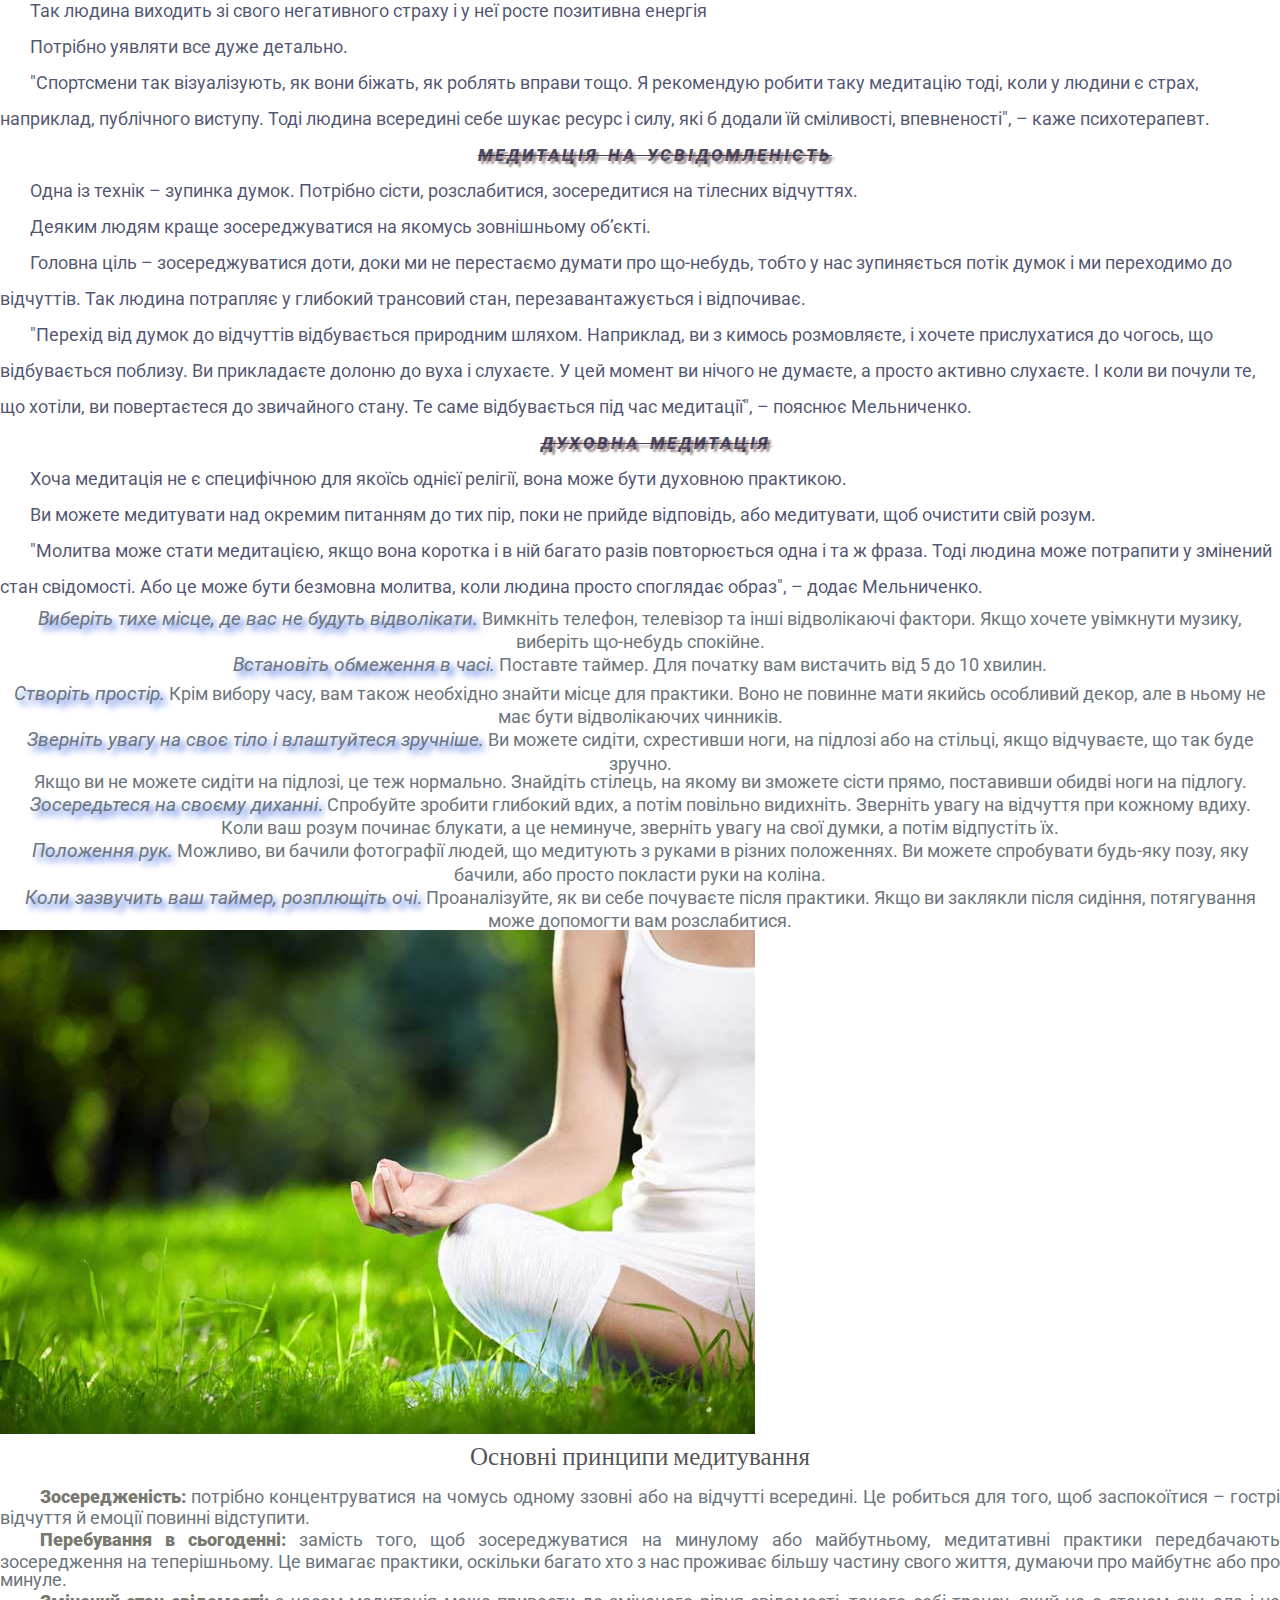
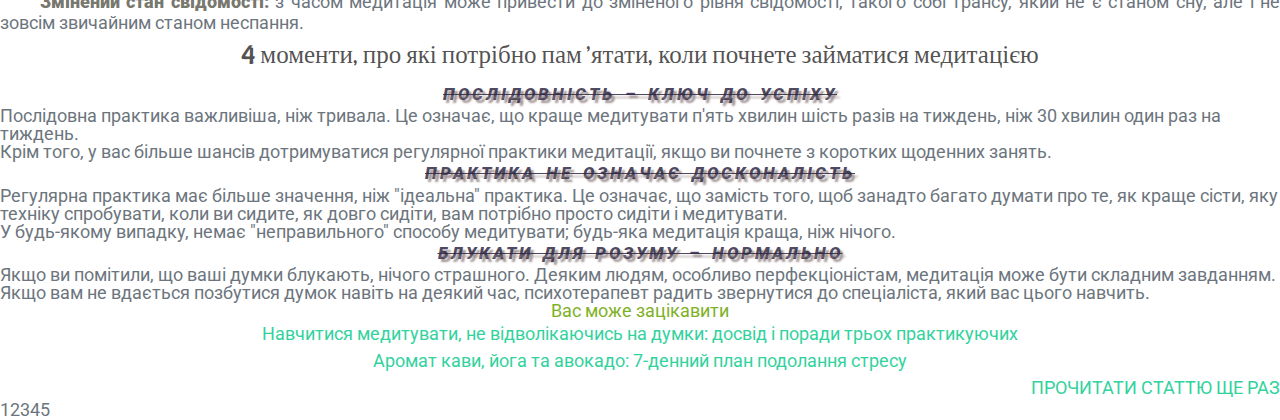
<file: lesson_4/index.html>
<!DOCTYPE html>
<html lang="uk">
	<head>
		<meta charset="UTF-8">
		<meta name="viewport" content="width=device-width, initial-scale=1.0">
		<link href="https://fonts.googleapis.com/css?family=Bubblegum+Sans:regular&display=swap" rel="stylesheet" />
		<link rel="stylesheet" href="css/style.css">
		<title>Lesson 4</title>
	</head>
	<body>
		<header>Українська правда</header>
		<main>
			 <div class="container">
				<div class="meditation">
					<h1 id="up-1">Медитація для початківців: техніки, з яких можна розпочати</h1>

					<p class="text-1">
						Медитація – це потужний засіб для зняття і управління стресом і звичка, яка допоможе знайти душевний спокій.
					</p>
					<br>
				   <p class="text-1">
					Медитацію широко рекомендують як оздоровчу практику – і не дарма.
				   </p>
				   <p>
					Вона може допомогти:
				   </p>
					<br>
				   <ul>
					 <li>впоратися зі стресом</li>
					 <li>полегшити головний біль</li>
					 <li>поліпшити самосвідомість</li>
					 <li>при симптомах занепокоєння і депресії</li>
					 <li>відчути більше співчуття до себе та інших</li>
					 <li>поліпшити уважність</li>
				</ul>
				</div>
				<div class="meditation-techniques">
					<h2> Види і техніки медитації</h2>
					<img src="img/1.jpg" alt="Дівчина медитує вдома">
					<div>
						<h3>Види медитації</h3>
						<p>Основні види медитації:</p>
						<ol>
							<li>
								медитація як релаксація (антистрес, відпочинок, для сну)
							</li>
							<li>
								медитація для досягнення результату
							</li>
							<li> 
								медитації на усвідомленість (для пізнання себе і своєї мотивації)
							</li>
							<li>
								духовна медитація
							</li>
						</ol>
					</div>
					<div>
						<h3>Техніки медитації</h3>
						<p>
							Є багато різних способів медитувати. Ось приклади технік для різних цілей від психотерапевта Романа Мельниченка, які можуть стати для вас відправною точкою.
						</p>
						<p class="alles"><span>
							Медитація на досягнення результату
						</span></p>
						<p>
							<span>"Її ще можна назвати медитацією на ресурс, тобто людині треба знайти в собі ресурс, щоб щось зробити"</span>, – зазначає психотерапевт.
						</p>
						<p>
							Наприклад, людині потрібно виступити, а вона цього боїться.
						</p>
						<p>
							Щоб перебороти страх, їй потрібно сісти у зручну позу, заплющити очі, розслабитися і уявити, що вона виходить на сцену, починає говорити промову.
						</p>
						<p>
							Потрібно побути всередині себе, відчути страх і тривогу перед виступом, а потім запитати: "Де я можу знайти в собі силу це подолати?". 
						</p>
						<p>
							Так людина виходить зі свого негативного страху і у неї росте позитивна енергія
						</p>
						<p>
							Потрібно уявляти все дуже детально.
						</p>
						<p>
							<span>"Спортсмени так візуалізують, як вони біжать, як роблять вправи тощо. Я рекомендую робити таку медитацію тоді, коли у людини є страх, наприклад, публічного виступу. Тоді людина всередині себе шукає ресурс і силу, які б додали їй сміливості, впевненості"</span>, – каже психотерапевт.
						</p>
						<p class="alles"><span>
							Медитація на усвідомленість
						</span></p>
						<p>
							Одна із технік – зупинка думок. Потрібно сісти, розслабитися, зосередитися на тілесних відчуттях.
						</p>
						<p>
							Деяким людям краще зосереджуватися на якомусь зовнішньому об’єкті. 
						</p>
						<p>
							Головна ціль – зосереджуватися доти, доки ми не перестаємо думати про що-небудь, тобто у нас зупиняється потік думок і ми переходимо до відчуттів. Так людина потрапляє у глибокий трансовий стан, перезавантажується і відпочиває.
						</p>
						<p>
							<span>"Перехід від думок до відчуттів відбувається природним шляхом. Наприклад, ви з кимось розмовляєте, і хочете прислухатися до чогось, що відбувається поблизу. Ви прикладаєте долоню до вуха і слухаєте. У цей момент ви нічого не думаєте, а просто активно слухаєте. І коли ви почули те, що хотіли, ви повертаєтеся до звичайного стану. Те саме відбувається під час медитації"</span>, – пояснює Мельниченко.
						</p>
						<p class="alles"><span>
							Духовна медитація
						</span></p>
						<p>
							Хоча медитація не є специфічною для якоїсь однієї релігії, вона може бути духовною практикою. 
						</p>
						<p>
							Ви можете медитувати над окремим питанням до тих пір, поки не прийде відповідь, або медитувати, щоб очистити свій розум. 
						</p>
						<p>
							<span>"Молитва може стати медитацією, якщо вона коротка і в ній багато разів повторюється одна і та ж фраза. Тоді людина може потрапити у змінений стан свідомості. Або це може бути безмовна молитва, коли людина просто споглядає образ"</span>, – додає Мельниченко.
						</p>
					</div>
				</div>
				<div class="how-to-meditate">
					<p>	
						<span>Виберіть тихе місце, де вас не будуть відволікати.</span> Вимкніть телефон, телевізор та інші відволікаючі фактори. Якщо хочете увімкнути музику, виберіть що-небудь спокійне.
					</p>
					<p>
						<span>Встановіть обмеження в часі.</span> Поставте таймер. Для початку вам вистачить від 5 до 10 хвилин.
					</p>
					<p>
						<span>Створіть простір.</span> Крім вибору часу, вам також необхідно знайти місце для практики. Воно не повинне мати якийсь особливий декор, але в ньому не має бути відволікаючих чинників. 
					</p>
					<p>
						<span>Зверніть увагу на своє тіло і влаштуйтеся зручніше.</span> Ви можете сидіти, схрестивши ноги, на підлозі або на стільці, якщо відчуваєте, що так буде зручно. <br> Якщо ви не можете сидіти на підлозі, це теж нормально. Знайдіть стілець, на якому ви зможете сісти прямо, поставивши обидві ноги на підлогу.
					</p>
					<p>
						<span>Зосередьтеся на своєму диханні</span>. Спробуйте зробити глибокий вдих, а потім повільно видихніть. Зверніть увагу на відчуття при кожному вдиху. <br> Коли ваш розум починає блукати, а це неминуче, зверніть увагу на свої думки, а потім відпустіть їх.
					</p>
					<p>
						<span>Положення рук.</span> Можливо, ви бачили фотографії людей, що медитують з руками в різних положеннях. Ви можете спробувати будь-яку позу, яку бачили, або просто покласти руки на коліна. 
					</p>
					<p>
						<span>Коли зазвучить ваш таймер, розплющіть очі</span>. Проаналізуйте, як ви себе почуваєте після практики. Якщо ви заклякли після сидіння, потягування може допомогти вам розслабитися.
					</p>
					<img src="img/2.jpg" alt="Дівчина медитує на природі">
				</div>
				<div class="principles">
					<h3>Основні принципи медитування</h3>
					<p>
						<span>Зосередженість:</span> потрібно концентруватися на чомусь одному ззовні або на відчутті всередині. Це робиться для того, щоб заспокоїтися – гострі відчуття й емоції повинні відступити. 
					</p>
					<p>
						<span>Перебування в сьогоденні:</span> замість того, щоб зосереджуватися на минулому або майбутньому, медитативні практики передбачають зосередження на теперішньому. Це вимагає практики, оскільки багато хто з нас проживає більшу частину свого життя, думаючи про майбутнє або про минуле.
					</p>
					<p>
						<span>Змінений стан свідомості:</span> з часом медитація може привести до зміненого рівня свідомості, такого собі трансу, який не є станом сну, але і не зовсім звичайним станом неспання. 
					</p>
				</div>
				<div class="moments">
					<h3>4 моменти, про які потрібно пам’ятати, коли почнете займатися медитацією</h3>
					<p class="alles"><span >
						Послідовність – ключ до успіху
					</span></p>
					<p>
						Послідовна практика важливіша, ніж тривала. Це означає, що краще медитувати п'ять хвилин шість разів на тиждень, ніж 30 хвилин один раз на тиждень.
					</p>
					<p>
						Крім того, у вас більше шансів дотримуватися регулярної практики медитації, якщо ви почнете з коротких щоденних занять.
					</p>
					<p class="alles"><span>
						Практика не означає досконалість
					</span></p>
					<p>
						Регулярна практика має більше значення, ніж "ідеальна" практика. Це означає, що замість того, щоб занадто багато думати про те, як краще сісти, яку техніку спробувати, коли ви сидите, як довго сидіти, вам потрібно просто сидіти і медитувати. 
					</p>
					<p>
						У будь-якому випадку, немає "неправильного" способу медитувати; будь-яка медитація краща, ніж нічого.
					</p>
					<p class="alles"><span>
						Блукати для розуму – нормально 
					</span></p>
					<p>
						Якщо ви помітили, що ваші думки блукають, нічого страшного. Деяким людям, особливо перфекціоністам, медитація може бути складним завданням.
					</p>
					<p>
						Якщо вам не вдається позбутися думок навіть на деякий час, психотерапевт радить звернутися до спеціаліста, який вас цього навчить.
					</p>
				</div>
				<div class="links-end">
					<p class="text-links">Вас може зацікавити</p>
					<p><a target="_blank" href="https://life.pravda.com.ua/health/2020/05/11/240919/">Навчитися медитувати, не відволікаючись на думки: досвід і поради трьох практикуючих</a></p>
					<p><a target="_blank" href="https://life.pravda.com.ua/society/2019/04/3/236366/">Аромат кави, йога та авокадо: 7-денний план подолання стресу</a></p>
				</div>
				<p><a href="#up-1">Прочитати статтю ще раз</a></p>
			 </div>
		</main>
		<footer>12345</footer>
	</body>
</html>
</file>
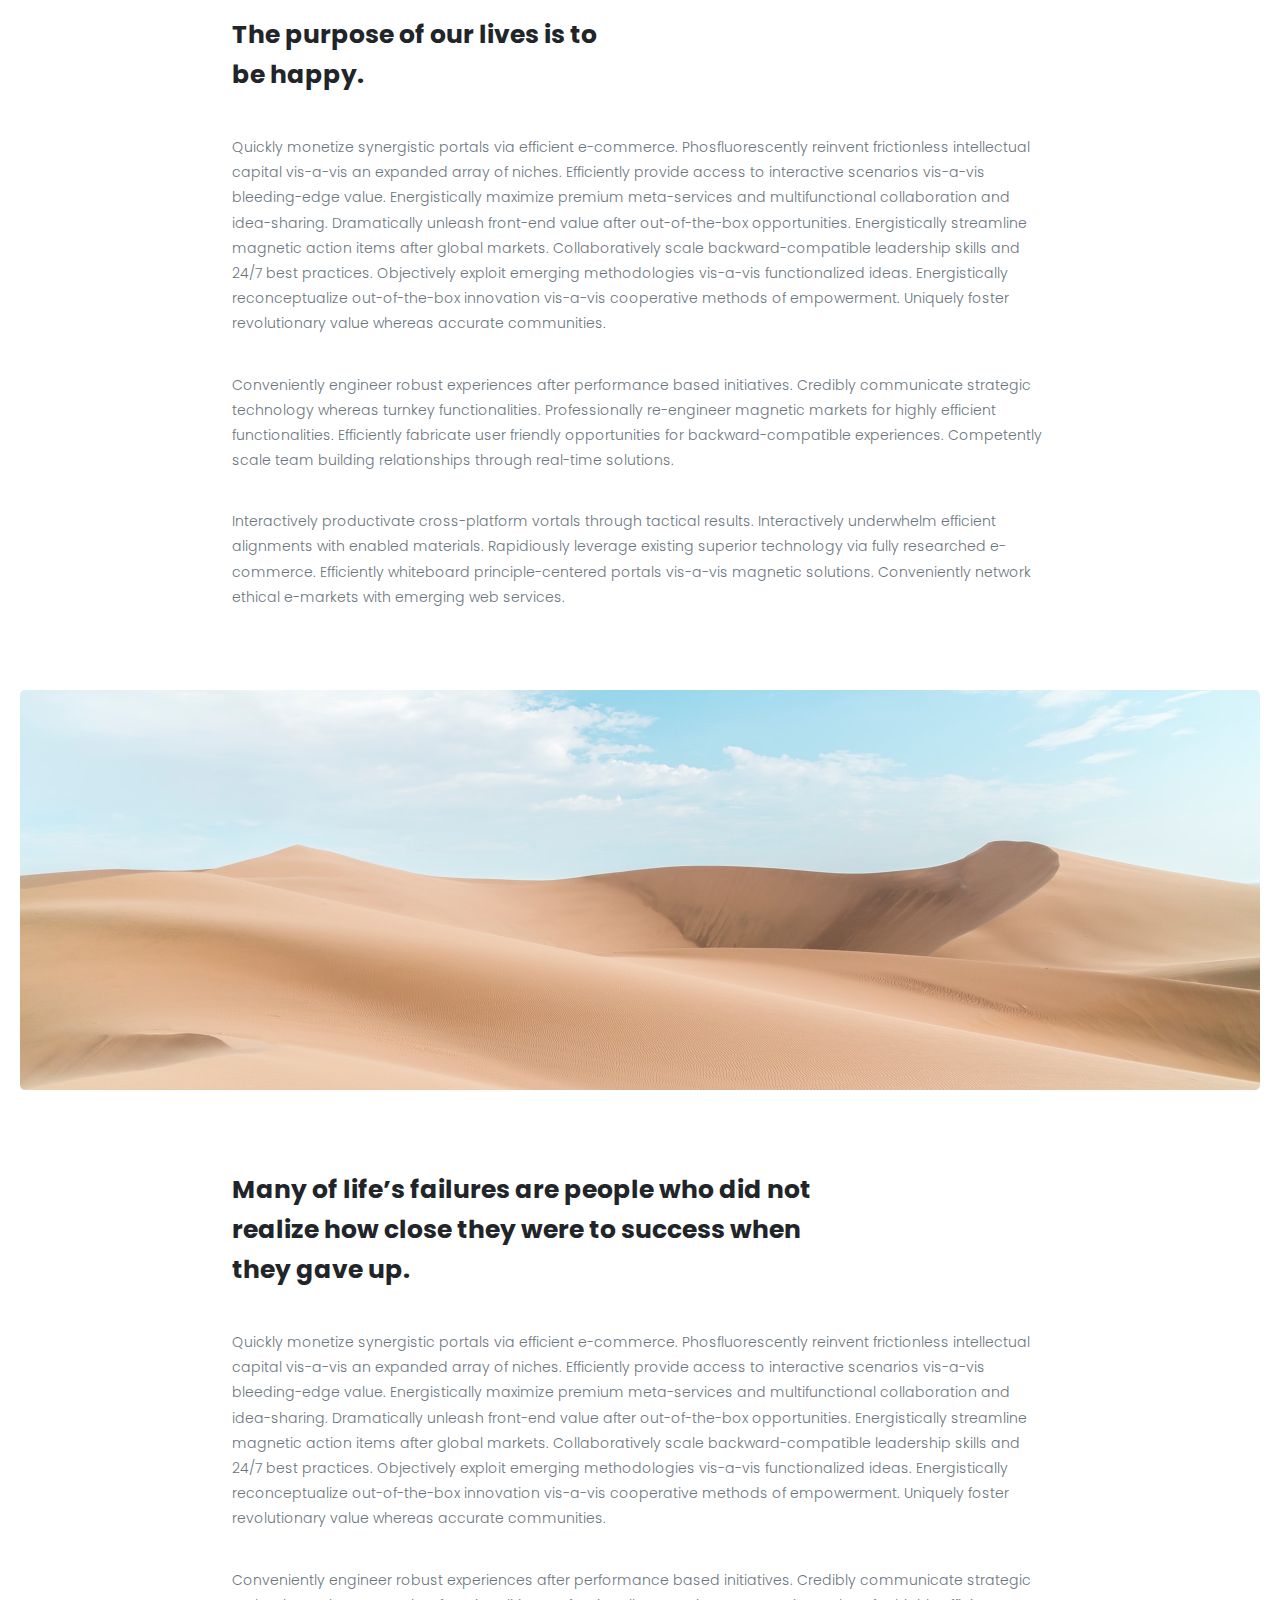
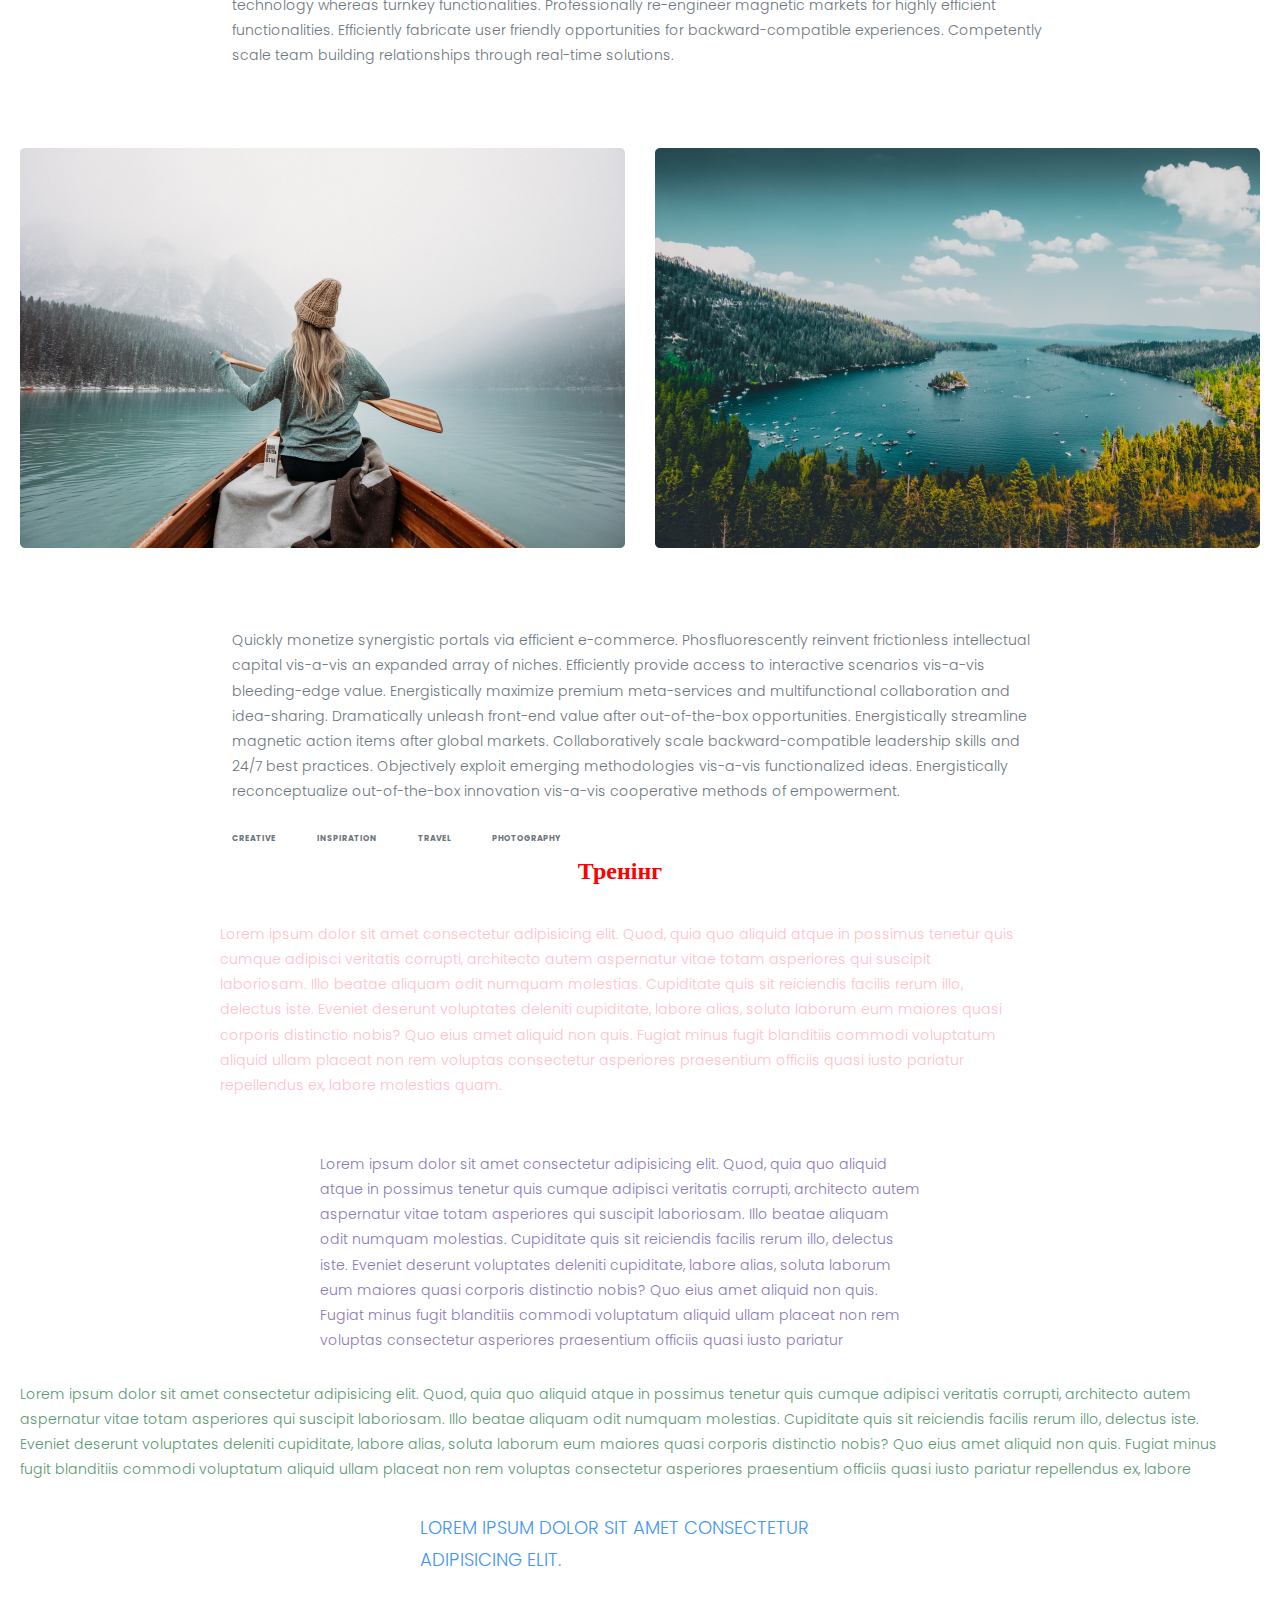
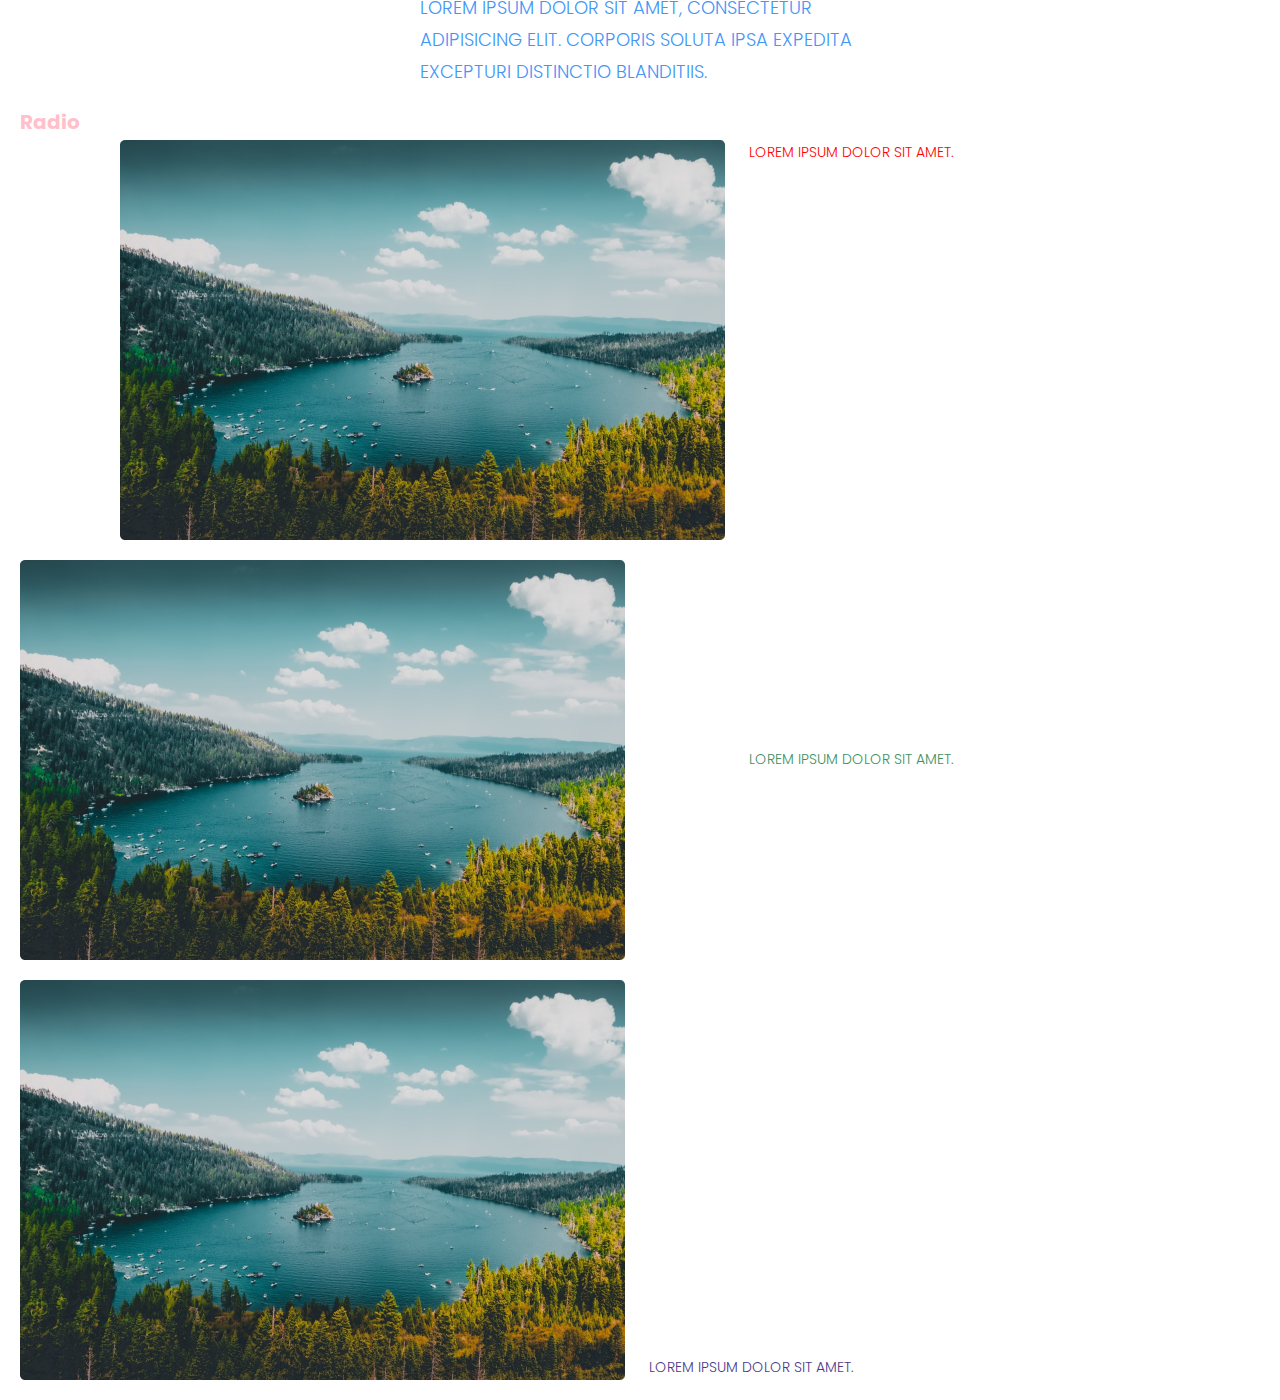
<file: lesson_5/index.html>
<!DOCTYPE html>
<html lang="en">
	<head>
		<meta charset="UTF-8">
		<meta name="viewport" content="width=device-width, initial-scale=1.0">
		<link rel="stylesheet" href="css/style.css">
		<title>Lesson 5</title>
	</head>
	<body>
		<header></header>
		<main>
		<div class="container">
			<div class="vence" >
				<div class="bloсk-1">
					<div class="block-1-text">
						<h2>The purpose of our lives is to be happy.</h2>
						<p>	
							Quickly monetize synergistic portals via efficient e-commerce. Phosfluorescently reinvent frictionless intellectual capital vis-a-vis an expanded array of niches. Efficiently provide access to interactive scenarios vis-a-vis bleeding-edge value. Energistically maximize premium meta-services and multifunctional collaboration and idea-sharing. Dramatically unleash front-end value after out-of-the-box opportunities. Energistically streamline magnetic action items after global markets. Collaboratively scale backward-compatible leadership skills and 24/7 best practices. Objectively exploit emerging methodologies vis-a-vis functionalized ideas. Energistically reconceptualize out-of-the-box innovation vis-a-vis cooperative methods of empowerment. Uniquely foster revolutionary value whereas accurate communities.
						</p>
						<p>
	
							Conveniently engineer robust experiences after performance based initiatives. Credibly communicate strategic technology whereas turnkey functionalities. Professionally re-engineer magnetic markets for highly efficient functionalities. Efficiently fabricate user friendly opportunities for backward-compatible experiences. Competently scale team building relationships through real-time solutions.
						</p>
						<p>
							Interactively productivate cross-platform vortals through tactical results. Interactively underwhelm efficient alignments with enabled materials. Rapidiously leverage existing superior technology via fully researched e-commerce. Efficiently whiteboard principle-centered portals vis-a-vis magnetic solutions. Conveniently network ethical e-markets with emerging web services.
						</p>
					</div>
					<div class="block-1-img">
						<img src="img/1.png" alt="Пустеля">
					</div>
				</div>
				<div class="block-2">
					<div class="block-2-text">
						<h2>
							Many of life’s failures are people who did not realize how close they were to success when they gave up.
						</h2>
						<p>
							Quickly monetize synergistic portals via efficient e-commerce. Phosfluorescently reinvent frictionless intellectual capital vis-a-vis an expanded array of niches. Efficiently provide access to interactive scenarios vis-a-vis bleeding-edge value. Energistically maximize premium meta-services and multifunctional collaboration and idea-sharing. Dramatically unleash front-end value after out-of-the-box opportunities. Energistically streamline magnetic action items after global markets. Collaboratively scale backward-compatible leadership skills and 24/7 best practices. Objectively exploit emerging methodologies vis-a-vis functionalized ideas. Energistically reconceptualize out-of-the-box innovation vis-a-vis cooperative methods of empowerment. Uniquely foster revolutionary value whereas accurate communities.
						</p>
						<p>
							Conveniently engineer robust experiences after performance based initiatives. Credibly communicate strategic technology whereas turnkey functionalities. Professionally re-engineer magnetic markets for highly efficient functionalities. Efficiently fabricate user friendly opportunities for backward-compatible experiences. Competently scale team building relationships through real-time solutions.
						</p>
					</div>
					<div class="block-2-img">
						<img class="girl" src="img/2.png" alt="Дівчина в човні пливе по річці">
						<img src="img/3.png" alt="Велике озеро серед гір та лісів">
					</div>
					<div class="block-3-text" >
						<p>
							Quickly monetize synergistic portals via efficient e-commerce. Phosfluorescently reinvent frictionless intellectual capital vis-a-vis an expanded array of niches. Efficiently provide access to interactive scenarios vis-a-vis bleeding-edge value. Energistically maximize premium meta-services and multifunctional collaboration and idea-sharing. Dramatically unleash front-end value after out-of-the-box opportunities. Energistically streamline magnetic action items after global markets. Collaboratively scale backward-compatible leadership skills and 24/7 best practices. Objectively exploit emerging methodologies vis-a-vis functionalized ideas. Energistically reconceptualize out-of-the-box innovation vis-a-vis cooperative methods of empowerment.
						</p>
					</div>
					<div class="block-2-end">
						<div class="block-2-list">
							<ol>
								<li>Creative</li>
								<li>INSPIRATION</li>
								<li>Travel</li>
								<li>Photography</li>
							</ol>
						</div>
					</div>
	
				</div>
			</div>
			<div class="training">
				<div class="block">
					<h3>Тренінг</h3>
					<div class="block-lorem-1">
						<p>
							Lorem ipsum dolor sit amet consectetur adipisicing elit. Quod, quia quo aliquid atque in possimus tenetur quis cumque adipisci veritatis corrupti, architecto autem aspernatur vitae totam asperiores qui suscipit laboriosam.
							Illo beatae aliquam odit numquam molestias. Cupiditate quis sit reiciendis facilis rerum illo, delectus iste. Eveniet deserunt voluptates deleniti cupiditate, labore alias, soluta laborum eum maiores quasi corporis distinctio nobis?
							Quo eius amet aliquid non quis. Fugiat minus fugit blanditiis commodi voluptatum aliquid ullam placeat non rem voluptas consectetur asperiores praesentium officiis quasi iusto pariatur repellendus ex, labore molestias quam.
						</p>
						<p>
							Lorem ipsum dolor sit amet consectetur adipisicing elit. Quod, quia quo aliquid atque in possimus tenetur quis cumque adipisci veritatis corrupti, architecto autem aspernatur vitae totam asperiores qui suscipit laboriosam.
							Illo beatae aliquam odit numquam molestias. Cupiditate quis sit reiciendis facilis rerum illo, delectus iste. Eveniet deserunt voluptates deleniti cupiditate, labore alias, soluta laborum eum maiores quasi corporis distinctio nobis?
							Quo eius amet aliquid non quis. Fugiat minus fugit blanditiis commodi voluptatum aliquid ullam placeat non rem voluptas consectetur asperiores praesentium officiis quasi iusto pariatur repellendus ex, labore molestias quam.
						</p>
						<p>
							Lorem ipsum dolor sit amet consectetur adipisicing elit. Quod, quia quo aliquid atque in possimus tenetur quis cumque adipisci veritatis corrupti, architecto autem aspernatur vitae totam asperiores qui suscipit laboriosam.
							Illo beatae aliquam odit numquam molestias. Cupiditate quis sit reiciendis facilis rerum illo, delectus iste. Eveniet deserunt voluptates deleniti cupiditate, labore alias, soluta laborum eum maiores quasi corporis distinctio nobis?
							Quo eius amet aliquid non quis. Fugiat minus fugit blanditiis commodi voluptatum aliquid ullam placeat non rem voluptas consectetur asperiores praesentium officiis quasi iusto pariatur repellendus ex, labore molestias quam.
						</p>
					</div >
					<div class="block-lorem-2">
						<p>
							Lorem ipsum dolor sit amet consectetur adipisicing elit. Quod, quia quo aliquid atque in possimus tenetur quis cumque adipisci veritatis corrupti, architecto autem aspernatur vitae totam asperiores qui suscipit laboriosam.
							Illo beatae aliquam odit numquam molestias. Cupiditate quis sit reiciendis facilis rerum illo, delectus iste. Eveniet deserunt voluptates deleniti cupiditate, labore alias, soluta laborum eum maiores quasi corporis distinctio nobis?
							Quo eius amet aliquid non quis. Fugiat minus fugit blanditiis commodi voluptatum aliquid ullam placeat non rem voluptas consectetur asperiores praesentium officiis quasi iusto pariatur repellendus ex, labore molestias quam.
						</p>
						<p>
							Lorem ipsum dolor sit amet consectetur adipisicing elit. Quod, quia quo aliquid atque in possimus tenetur quis cumque adipisci veritatis corrupti, architecto autem aspernatur vitae totam asperiores qui suscipit laboriosam.
							Illo beatae aliquam odit numquam molestias. Cupiditate quis sit reiciendis facilis rerum illo, delectus iste. Eveniet deserunt voluptates deleniti cupiditate, labore alias, soluta laborum eum maiores quasi corporis distinctio nobis?
							Quo eius amet aliquid non quis. Fugiat minus fugit blanditiis commodi voluptatum aliquid ullam placeat non rem voluptas consectetur asperiores praesentium officiis quasi iusto pariatur repellendus ex, labore molestias quam.
						</p>
						<p>
							Lorem ipsum dolor sit amet consectetur adipisicing elit. Quod, quia quo aliquid atque in possimus tenetur quis cumque adipisci veritatis corrupti, architecto autem aspernatur vitae totam asperiores qui suscipit laboriosam.
							Illo beatae aliquam odit numquam molestias. Cupiditate quis sit reiciendis facilis rerum illo, delectus iste. Eveniet deserunt voluptates deleniti cupiditate, labore alias, soluta laborum eum maiores quasi corporis distinctio nobis?
							Quo eius amet aliquid non quis. Fugiat minus fugit blanditiis commodi voluptatum aliquid ullam placeat non rem voluptas consectetur asperiores praesentium officiis quasi iusto pariatur repellendus ex, labore molestias quam.
						</p>
					</div >
					<div class="block-lorem-3">
						<p>
							Lorem ipsum dolor sit amet consectetur adipisicing elit. Quod, quia quo aliquid atque in possimus tenetur quis cumque adipisci veritatis corrupti, architecto autem aspernatur vitae totam asperiores qui suscipit laboriosam.
							Illo beatae aliquam odit numquam molestias. Cupiditate quis sit reiciendis facilis rerum illo, delectus iste. Eveniet deserunt voluptates deleniti cupiditate, labore alias, soluta laborum eum maiores quasi corporis distinctio nobis?
							Quo eius amet aliquid non quis. Fugiat minus fugit blanditiis commodi voluptatum aliquid ullam placeat non rem voluptas consectetur asperiores praesentium officiis quasi iusto pariatur repellendus ex, labore molestias quam.
						</p>
						<p>
							Lorem ipsum dolor sit amet consectetur adipisicing elit. Quod, quia quo aliquid atque in possimus tenetur quis cumque adipisci veritatis corrupti, architecto autem aspernatur vitae totam asperiores qui suscipit laboriosam.
							Illo beatae aliquam odit numquam molestias. Cupiditate quis sit reiciendis facilis rerum illo, delectus iste. Eveniet deserunt voluptates deleniti cupiditate, labore alias, soluta laborum eum maiores quasi corporis distinctio nobis?
							Quo eius amet aliquid non quis. Fugiat minus fugit blanditiis commodi voluptatum aliquid ullam placeat non rem voluptas consectetur asperiores praesentium officiis quasi iusto pariatur repellendus ex, labore molestias quam.
						</p>
						<p>
							Lorem ipsum dolor sit amet consectetur adipisicing elit. Quod, quia quo aliquid atque in possimus tenetur quis cumque adipisci veritatis corrupti, architecto autem aspernatur vitae totam asperiores qui suscipit laboriosam.
							Illo beatae aliquam odit numquam molestias. Cupiditate quis sit reiciendis facilis rerum illo, delectus iste. Eveniet deserunt voluptates deleniti cupiditate, labore alias, soluta laborum eum maiores quasi corporis distinctio nobis?
							Quo eius amet aliquid non quis. Fugiat minus fugit blanditiis commodi voluptatum aliquid ullam placeat non rem voluptas consectetur asperiores praesentium officiis quasi iusto pariatur repellendus ex, labore molestias quam.
						</p>
					</div >
			
				</div>
				<div class="inline">
					<span>Lorem ipsum dolor sit amet consectetur adipisicing elit.</span>
					<span>Lorem ipsum dolor sit amet, consectetur adipisicing elit. Corporis soluta ipsa expedita excepturi distinctio blanditiis. </span>
					<a target="_blank" href="https://tochka.net/ua/radio/">Radio</a>
				</div>
				<div class="inline-block">
					<div class="inline-block-1">
						<img src="img/3.png" alt="Native">
						<span>Lorem ipsum dolor sit amet.</span>
					</div>
					<div class="inline-block-2">
						<img src="img/3.png" alt="Native">
						<span>Lorem ipsum dolor sit amet.</span>
					</div>
					<div class="inline-block-3">
						<img src="img/3.png" alt="Native">
						<span>Lorem ipsum dolor sit amet.</span>
					</div>
				</div>
			</div>
			
		</div>
		</main>
		<footer></footer>
	</body>
</html>
</file>
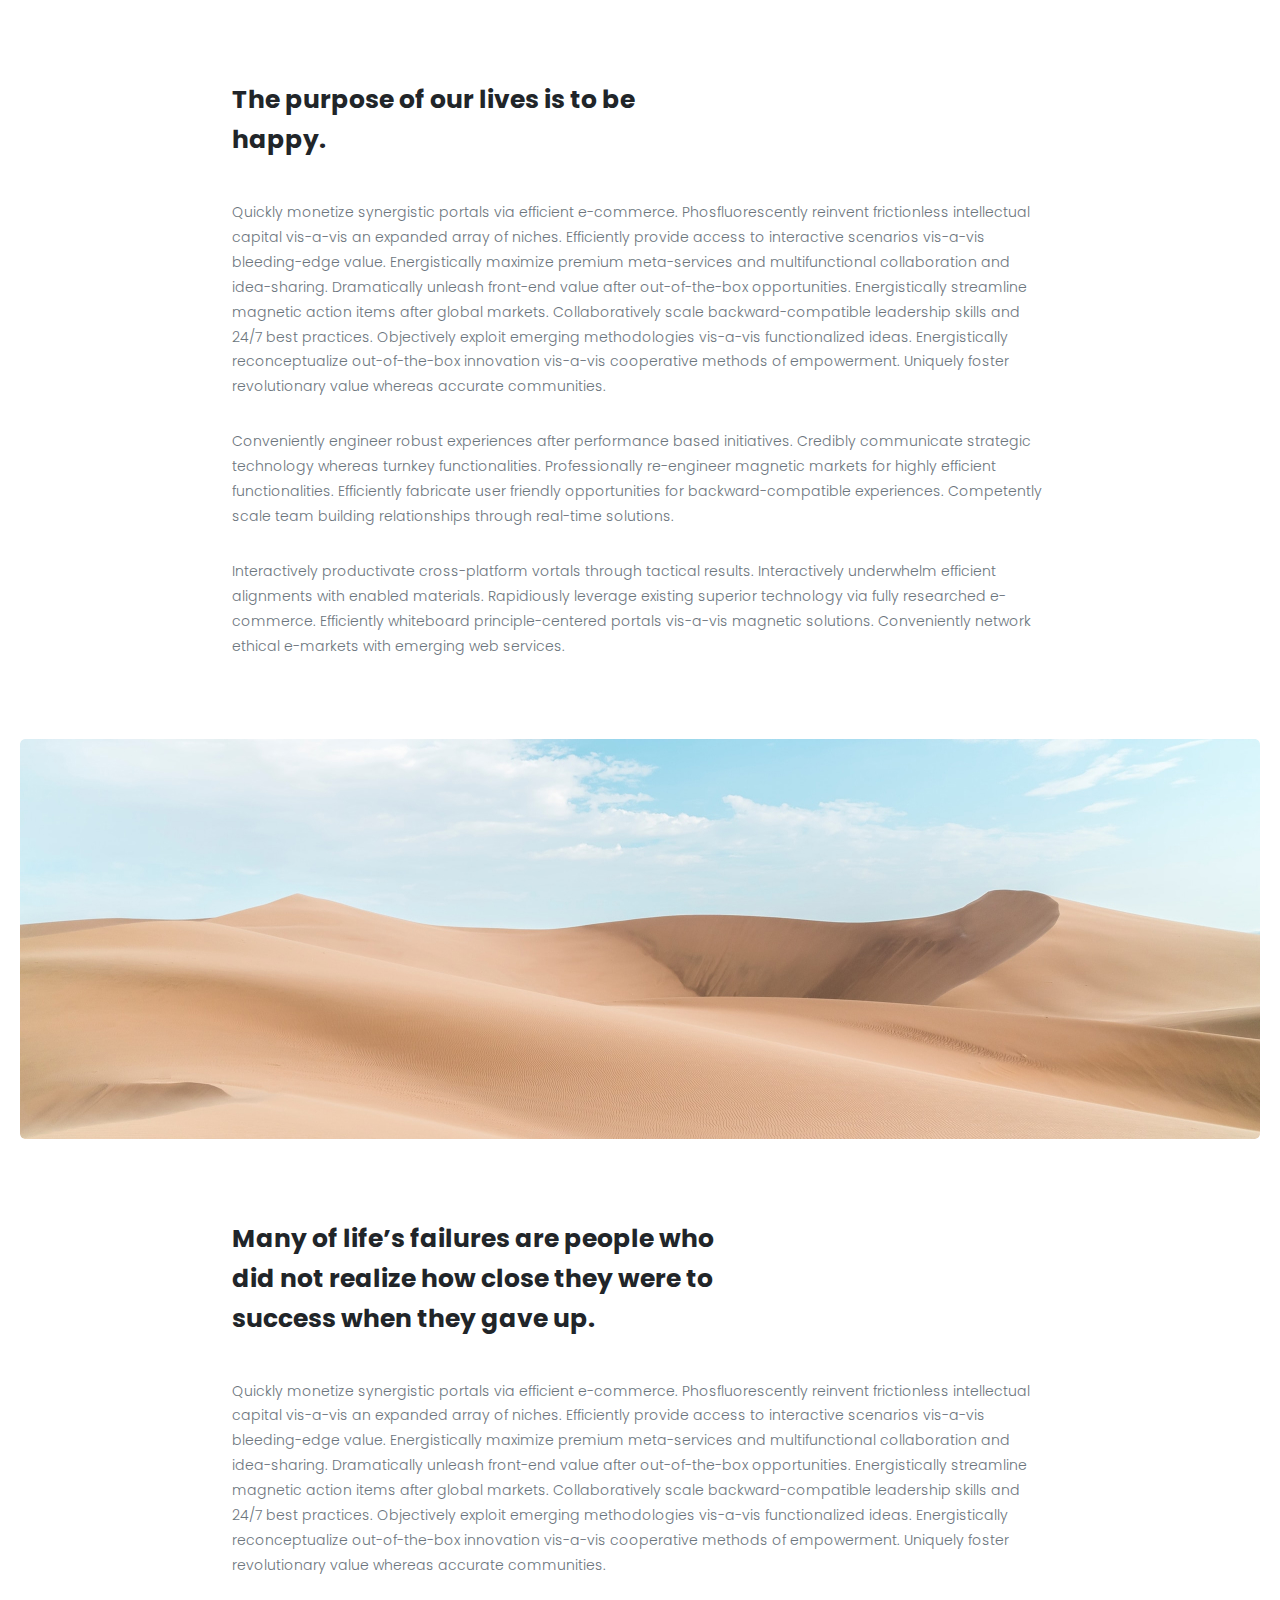
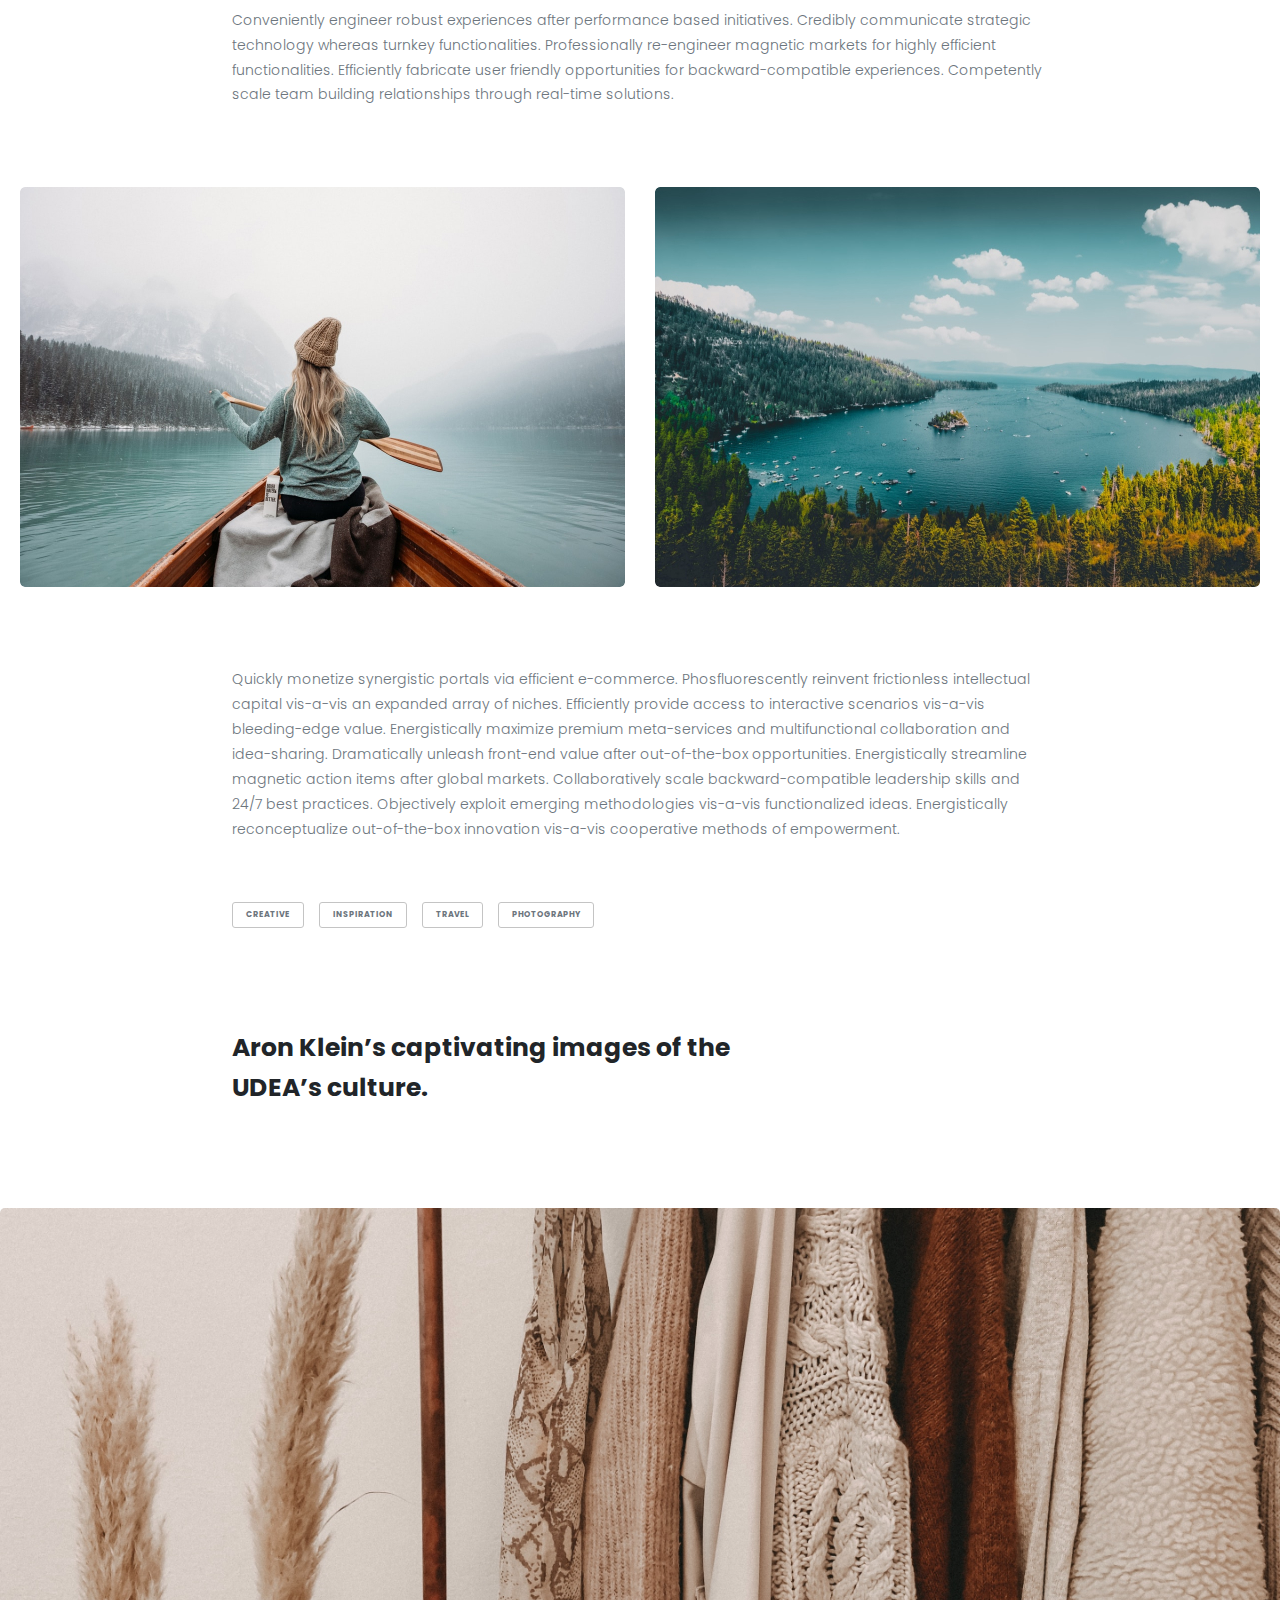
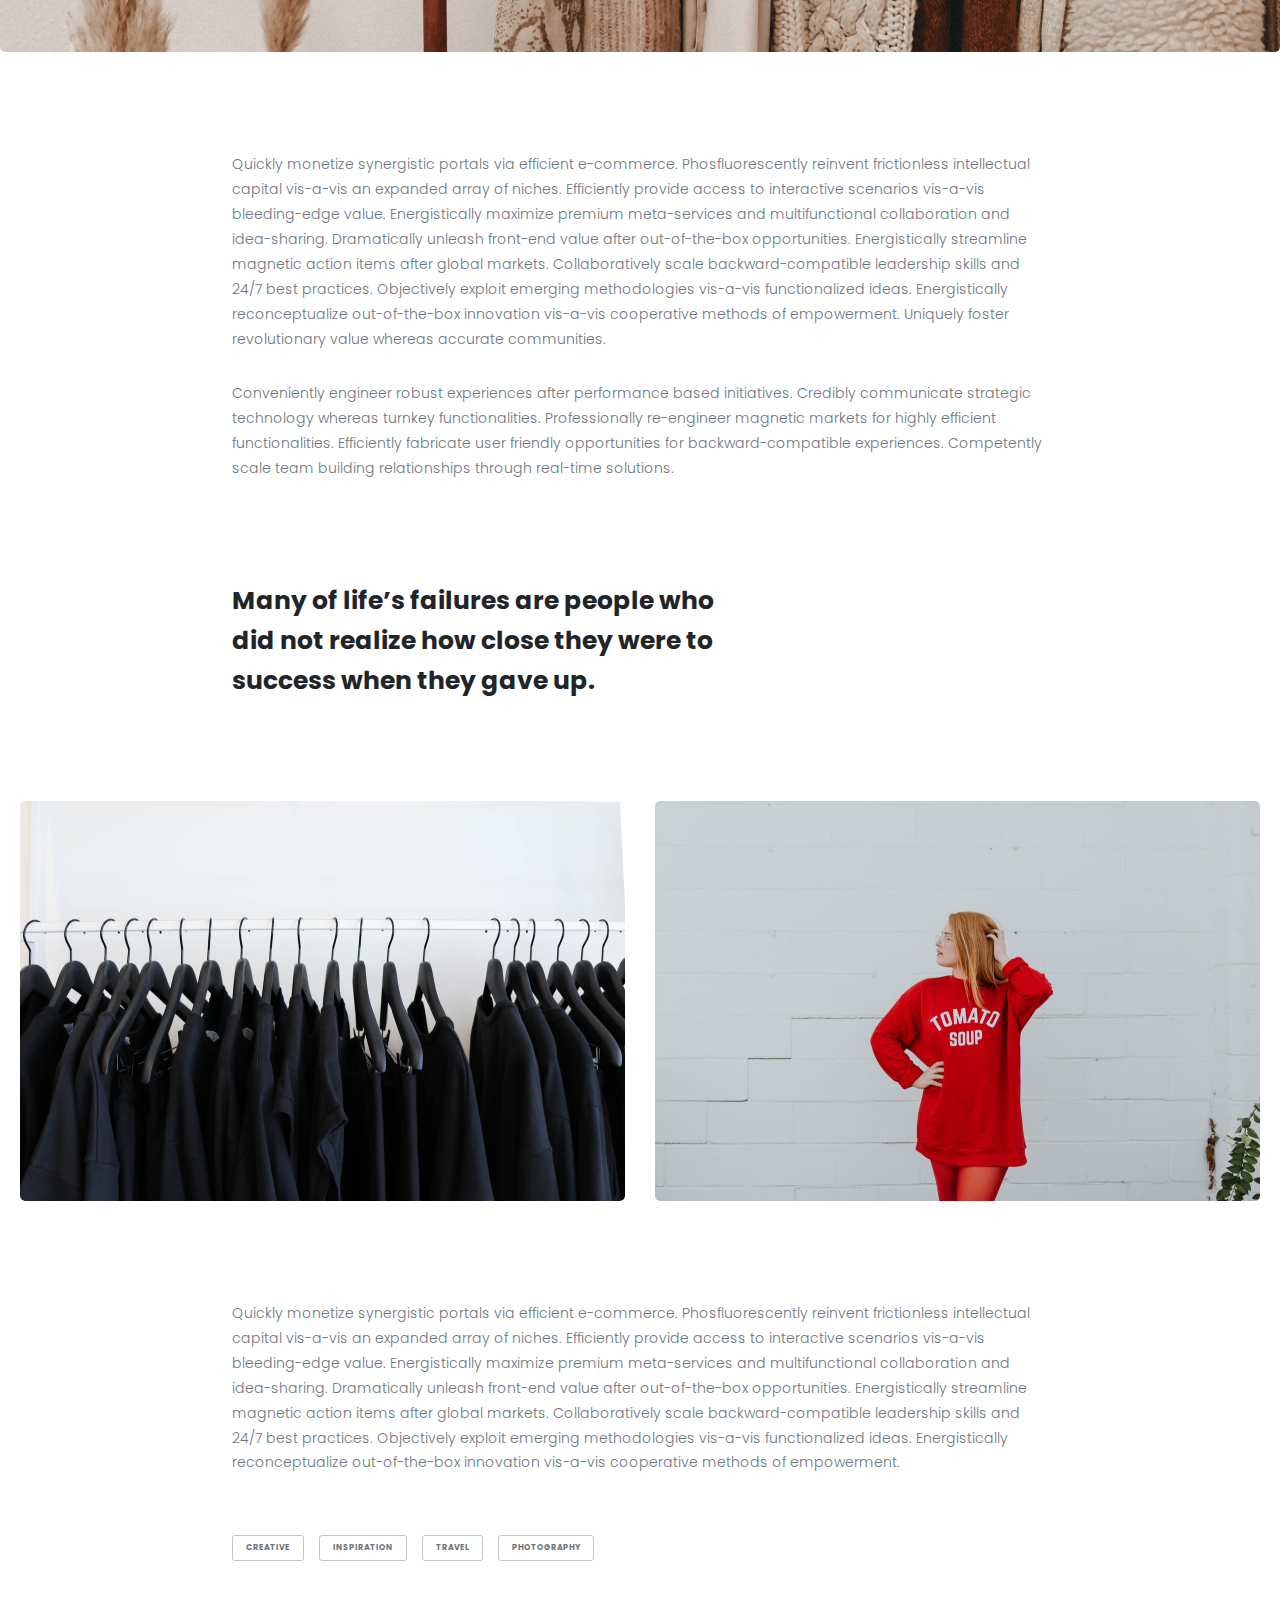
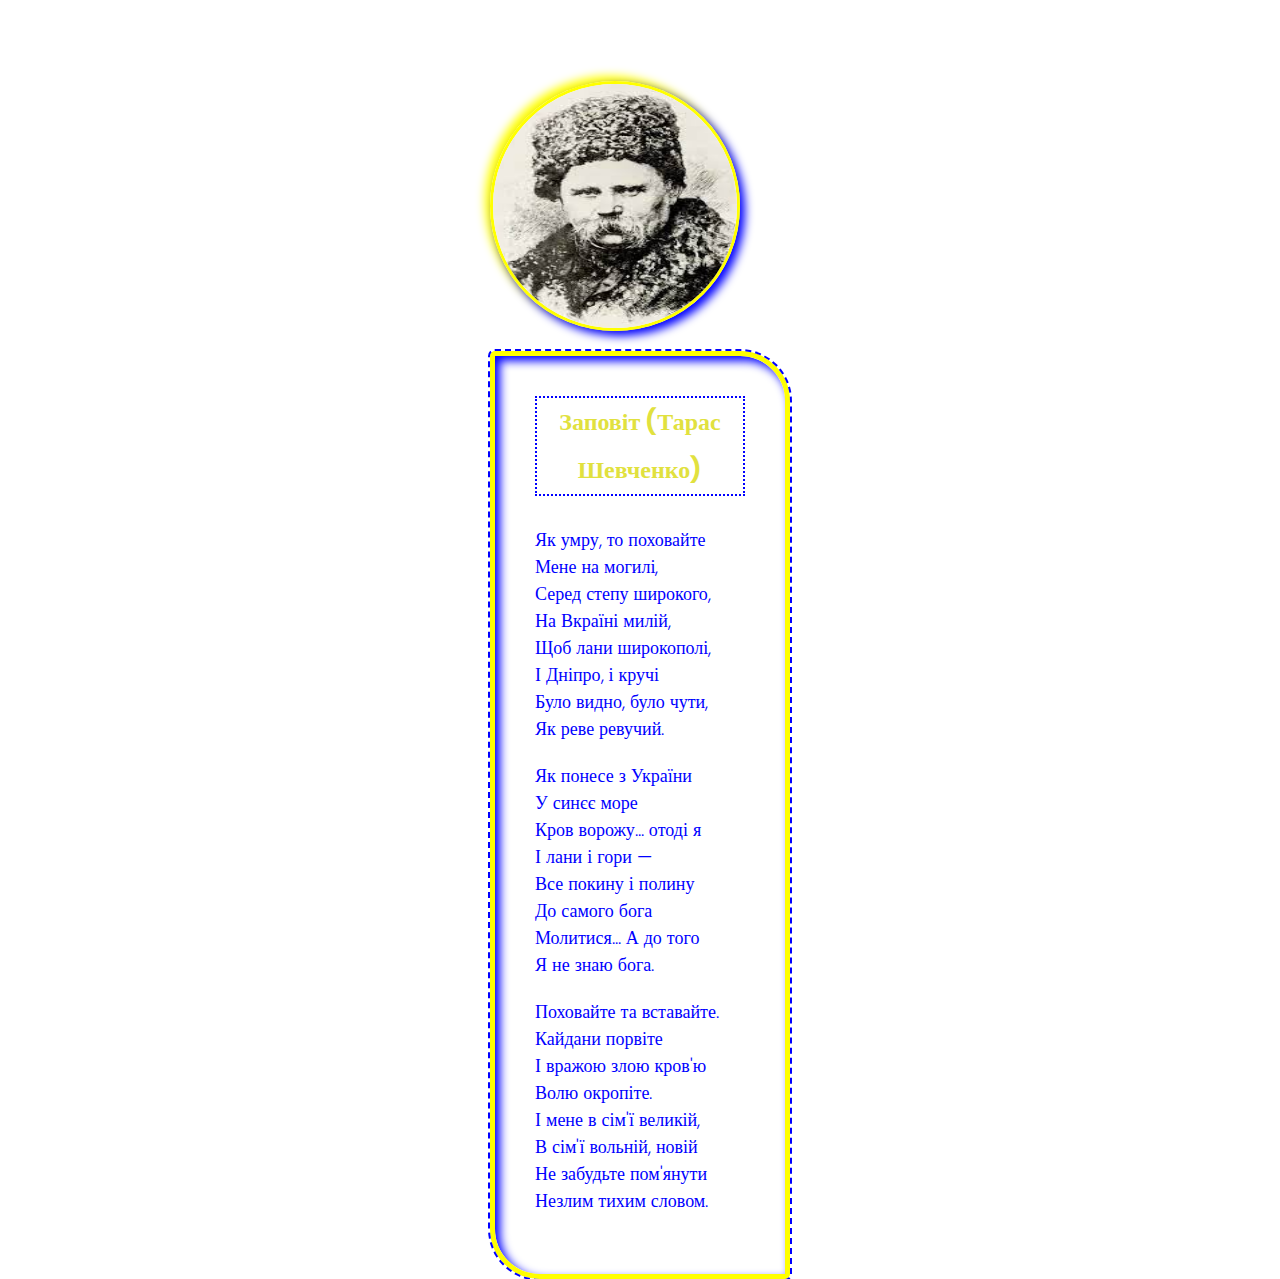
<file: lesson_6/index.html>
<!DOCTYPE html>
<html lang="en">
	<head>
		<meta charset="UTF-8">
		<meta name="viewport" content="width=device-width, initial-scale=1.0">
		<link rel="stylesheet" href="css/style.css">
		<title>Lesson_6</title>
	</head>
	<body>
		<header></header>
		<main>
		<div class="vence">
			<div class="vence-1">
				<div class="vence-1__container">
					<div class="vence-1__text">
						<h2>The purpose of our lives is to be <br> happy.</h2>
						<p>
							Quickly monetize synergistic portals via efficient e-commerce. Phosfluorescently reinvent frictionless intellectual capital vis-a-vis an expanded array of niches. Efficiently provide access to interactive scenarios vis-a-vis bleeding-edge value. Energistically maximize premium meta-services and multifunctional collaboration and idea-sharing. Dramatically unleash front-end value after out-of-the-box opportunities. Energistically streamline magnetic action items after global markets. Collaboratively scale backward-compatible leadership skills and 24/7 best practices. Objectively exploit emerging methodologies vis-a-vis functionalized ideas. Energistically reconceptualize out-of-the-box innovation vis-a-vis cooperative methods of empowerment. Uniquely foster revolutionary value whereas accurate communities.
						</p>
						<p>
							Conveniently engineer robust experiences after performance based initiatives. Credibly communicate strategic technology whereas turnkey functionalities. Professionally re-engineer magnetic markets for highly efficient functionalities. Efficiently fabricate user friendly opportunities for backward-compatible experiences. Competently scale team building relationships through real-time solutions.
						</p>
						<p>
							Interactively productivate cross-platform vortals through tactical results. Interactively underwhelm efficient alignments with enabled materials. Rapidiously leverage existing superior technology via fully researched e-commerce. Efficiently whiteboard principle-centered portals vis-a-vis magnetic solutions. Conveniently network ethical e-markets with emerging web services.
						</p>
					</div>
					<img  class="vence-1__image"  src="img/01.jpg" alt="Пустеля">
					<div class="vence-1__text">
						<h2 class="vence-1__title">Many of life’s failures are people who did not realize how close they were to success when they gave up.</h2>
						<p>
							Quickly monetize synergistic portals via efficient e-commerce. Phosfluorescently reinvent frictionless intellectual capital vis-a-vis an expanded array of niches. Efficiently provide access to interactive scenarios vis-a-vis bleeding-edge value. Energistically maximize premium meta-services and multifunctional collaboration and idea-sharing. Dramatically unleash front-end value after out-of-the-box opportunities. Energistically streamline magnetic action items after global markets. Collaboratively scale backward-compatible leadership skills and 24/7 best practices. Objectively exploit emerging methodologies vis-a-vis functionalized ideas. Energistically reconceptualize out-of-the-box innovation vis-a-vis cooperative methods of empowerment. Uniquely foster revolutionary value whereas accurate communities.
						</p>
						<p>
							Conveniently engineer robust experiences after performance based initiatives. Credibly communicate strategic technology whereas turnkey functionalities. Professionally re-engineer magnetic markets for highly efficient functionalities. Efficiently fabricate user friendly opportunities for backward-compatible experiences. Competently scale team building relationships through real-time solutions.
						</p>
					</div>
					<div class="vence-1__images">
						<img src="img/02.jpg" alt="Дівчина в човні пливе по річці" class="vence-1__image toll">
						<img src="img/03.jpg" alt="Озеро,що лежить серед гір та лісів" class="vence-1__image">
					</div>
					<div class="vence-1__text">
						<p>
							Quickly monetize synergistic portals via efficient e-commerce. Phosfluorescently reinvent frictionless intellectual capital vis-a-vis an expanded array of niches. Efficiently provide access to interactive scenarios vis-a-vis bleeding-edge value. Energistically maximize premium meta-services and multifunctional collaboration and idea-sharing. Dramatically unleash front-end value after out-of-the-box opportunities. Energistically streamline magnetic action items after global markets. Collaboratively scale backward-compatible leadership skills and 24/7 best practices. Objectively exploit emerging methodologies vis-a-vis functionalized ideas. Energistically reconceptualize out-of-the-box innovation vis-a-vis cooperative methods of empowerment. 
						</p>
					<div class="vence-2__list identic">
						<ol>
							<li>Creative</li>
							<li>Inspiration</li>
							<li>Travel</li>
							<li>Photography</li>
						</ol>
					</div>
					</div>
				</div>
			</div>
			<div class="vence-2">
				<div class="vence-2__container">
					<div class="vence-2__text">
						<h2>Aron Klein’s captivating images of the <br> UDEA’s culture.</h2>
					</div>
				</div>
				<div class="vence-2__image-big">
					<img src="img/04.png" alt="одяг кольору беж" class="one">
				</div>
				<div class="vence-2__container">
					
					<div class="vence-2__text">
						<p>
							Quickly monetize synergistic portals via efficient e-commerce. Phosfluorescently reinvent frictionless intellectual capital vis-a-vis an expanded array of niches. Efficiently provide access to interactive scenarios vis-a-vis bleeding-edge value. Energistically maximize premium meta-services and multifunctional collaboration and idea-sharing. Dramatically unleash front-end value after out-of-the-box opportunities. Energistically streamline magnetic action items after global markets. Collaboratively scale backward-compatible leadership skills and 24/7 best practices. Objectively exploit emerging methodologies vis-a-vis functionalized ideas. Energistically reconceptualize out-of-the-box innovation vis-a-vis cooperative methods of empowerment. Uniquely foster revolutionary value whereas accurate communities.
						</p>
						<p>
							Conveniently engineer robust experiences after performance based initiatives. Credibly communicate strategic technology whereas turnkey functionalities. Professionally re-engineer magnetic markets for highly efficient functionalities. Efficiently fabricate user friendly opportunities for backward-compatible experiences. Competently scale team building relationships through real-time solutions.
						</p>
						<h2 class="vence-1__title title-1">Many of life’s failures are people who did not realize how close they were to success when they gave up.</h2>
					</div>
					<div class="vence-2__images">
						<img src="img/05.png" alt="Одяг чорного кольору в білому інтер`єрі" class="vence-2__image toll">
						<img src="img/06.png" alt="Дівчина в червоному пуловері" class="vence-2__image">
					</div>
					<div class="vence-2__text">
						<p>
							Quickly monetize synergistic portals via efficient e-commerce. Phosfluorescently reinvent frictionless intellectual capital vis-a-vis an expanded array of niches. Efficiently provide access to interactive scenarios vis-a-vis bleeding-edge value. Energistically maximize premium meta-services and multifunctional collaboration and idea-sharing. Dramatically unleash front-end value after out-of-the-box opportunities. Energistically streamline magnetic action items after global markets. Collaboratively scale backward-compatible leadership skills and 24/7 best practices. Objectively exploit emerging methodologies vis-a-vis functionalized ideas. Energistically reconceptualize out-of-the-box innovation vis-a-vis cooperative methods of empowerment. 
						</p>
						<div class="vence-2__list identic">
							<ol>
								<li>Creative</li>
								<li>Inspiration</li>
								<li>Travel</li>
								<li>Photography</li>
							</ol>
						</div>
					</div>
				</div>
			</div>
		</div>
		<div class="training">
			<div class="training__container">
				<div class="nur">
					<img src="img/07.jpg" alt="Тарас Шевченко" class="training__image">
				</div>
				<div class="training__text ">
					<h3>Заповіт (Тарас Шевченко)</h3>
					<p>
						Як умру, то поховайте <br>
						Мене на могилі,<br>
						Серед степу широкого, <br>
						На Вкраїні милій, <br>
						Щоб лани широкополі, <br>
						І Дніпро, і кручі <br>
						Було видно, було чути, <br>
						Як реве ревучий. 
					</p>
					<p>
						Як понесе з України <br>
						У синєє море <br>
						Кров ворожу... отоді я <br>
						І лани і гори — <br>
						Все покину і полину <br>
						До самого бога <br>
						Молитися... А до того <br>
						Я не знаю бога.
					</p>
					<p>
						Поховайте та вставайте. <br>
						Кайдани порвіте <br>
						І вражою злою кров'ю <br>
						Волю окропіте. <br>
						І мене в сім'ї великій, <br>
						В сім'ї вольній, новій <br>
						Не забудьте пом'янути <br>
						Незлим тихим словом. 
					</p>
				</div>
			</div>
		</div>

		</main>
		<footer></footer>
	</body>
</html>
</file>
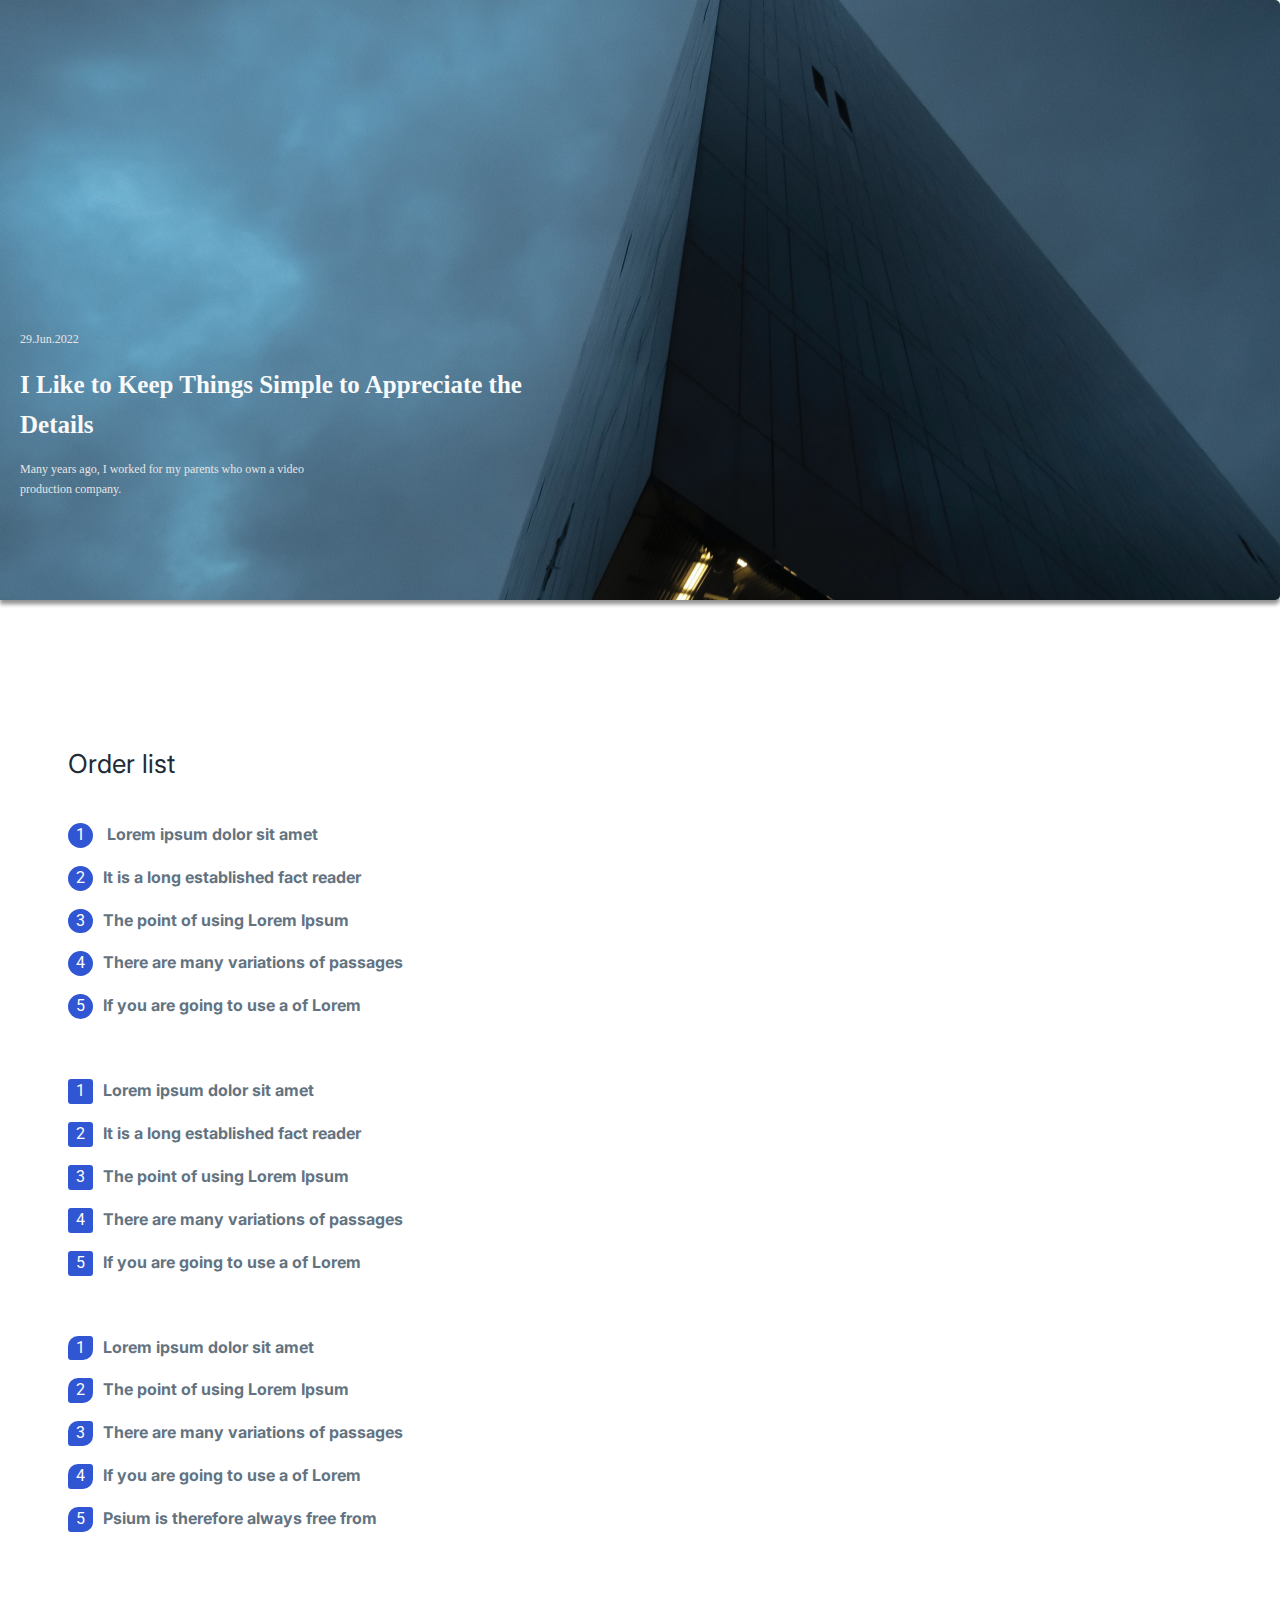
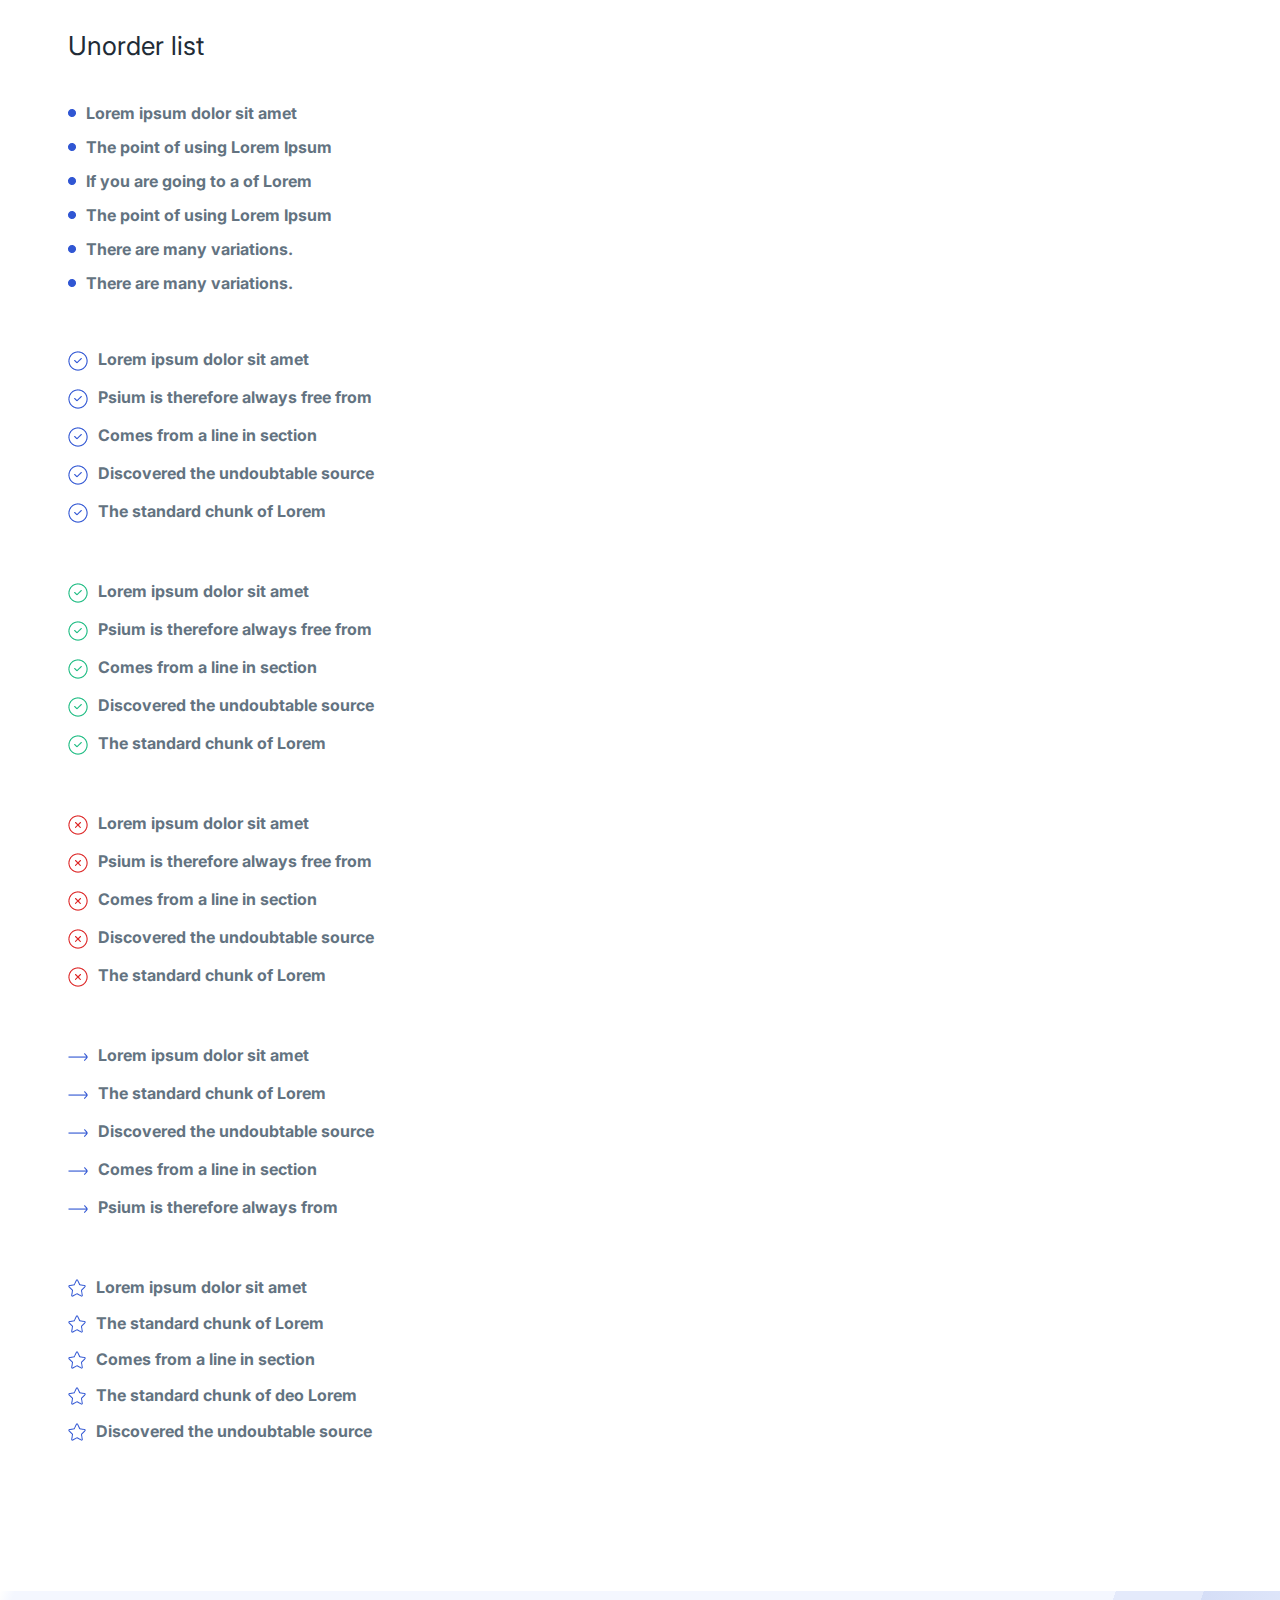
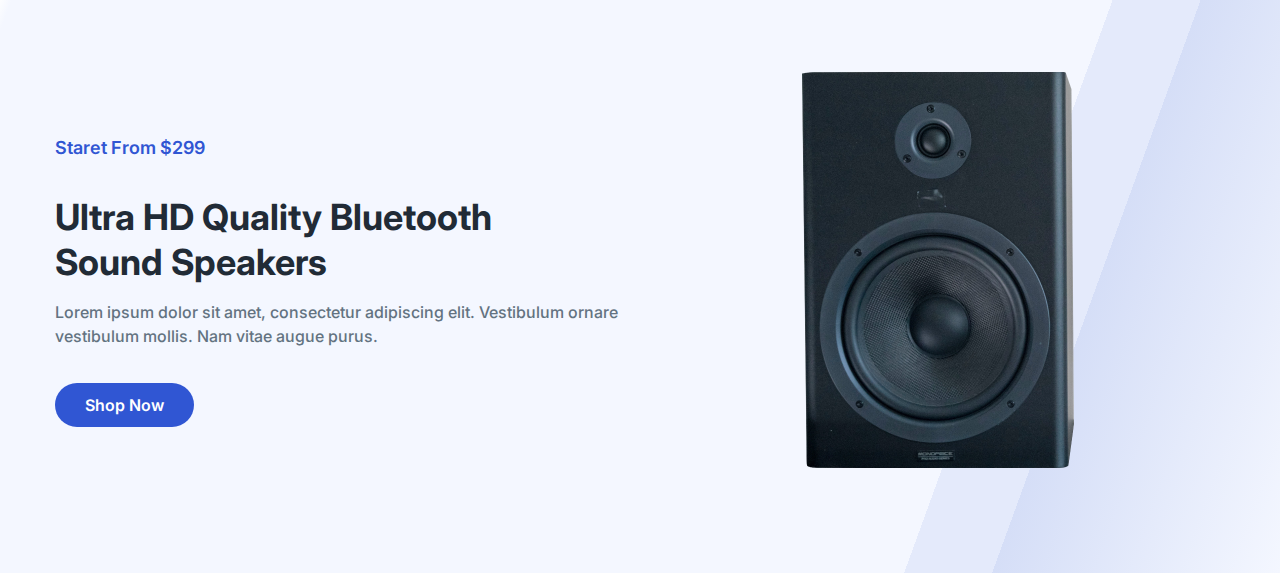
<file: lesson_7/index.html>
<!DOCTYPE html>
<html lang="uk">
	<head>
		<meta charset="UTF-8">
		<meta name="viewport" content="width=device-width, initial-scale=1.0">
		<link rel="stylesheet" href="css/style.css">
		<title>Lesson 7</title>
	</head>
	<body>
		<header></header>
		<main>
		<div class="vence">
			<div class="vence__container">
				<div class="vence__text">
					<p class="vence__data">
						29.Jun.2022
					</p>
					<h3 class="vence__title">
						I Like to Keep Things Simple to Appreciate the <br> Details
					</h3>
					<p>
						Many years ago, I worked for my parents who own a video <br>
						production company.
					</p>

				</div>
			</div>
		</div>
		<div class="lists">
			<div class="lists__container">
				<div class="list__order-list">
					<h2>Order list</h2>
					<div class="list__circle">
						<ol>
							<li><span>1</span> Lorem ipsum dolor sit amet</li>
							<li><span>2</span>It is a long established fact reader</li>
							<li><span>3</span>The point of using Lorem Ipsum</li>
							<li><span>4</span>There are many variations of passages</li>
							<li><span>5</span>If you are going to use a of Lorem</li>
						</ol>
					</div>
					<div class="list__square">
						<ol>
							<li><span>1</span>Lorem ipsum dolor sit amet</li>
							<li><span>2</span>It is a long established fact reader</li>
							<li><span>3</span>The point of using Lorem Ipsum</li>
							<li><span>4</span>There are many variations of passages</li>
							<li><span>5</span>If you are going to use a of Lorem</li>
						</ol>
					</div>
					<div class="list__rhombus">
						<ol>
							<li><span>1</span>Lorem ipsum dolor sit amet</li>
							<li><span>2</span>The point of using Lorem Ipsum</li>
							<li><span>3</span>There are many variations of passages</li>
							<li><span>4</span>If you are going to use a of Lorem</li>
							<li><span>5</span>Psium is therefore always free from</li>
						</ol>
					</div>
				</div>
				<div class="list__unorder-list">
					<h2>Unorder list</h2>
					<div class="list__punkt">
					<ol>
							<li>Lorem ipsum dolor sit amet</li>
							<li>The point of using Lorem Ipsum </li>
							<li>If you are going to a of Lorem</li>
							<li>The point of using Lorem Ipsum </li>
							<li>There are many variations.</li>
							<li>There are many variations.</li>
					</ol>
					</div>
					<div class="list__check-blue">
					<ol>
							<li>Lorem ipsum dolor sit amet</li>
							<li>Psium is therefore always free from</li>
							<li>Comes from a line in section</li>
							<li>Discovered the undoubtable source</li>
							<li>The standard chunk of Lorem</li>
					</ol>
					</div>
					<div class="list__check-green">
						<ol>
							<li>Lorem ipsum dolor sit amet</li>
							<li>Psium is therefore always free from</li>
							<li>Comes from a line in section</li>
							<li>Discovered the undoubtable source</li>
							<li>The standard chunk of Lorem</li>
						</ol>
					</div>
					<div class="list__cross">
						<ol>
							<li>Lorem ipsum dolor sit amet</li>
							<li>Psium is therefore always free from</li>
							<li>Comes from a line in section</li>
							<li>Discovered the undoubtable source</li>
							<li>The standard chunk of Lorem</li>
						</ol>
					</div>
					<div class="list__arrow">
						<ol>
							<li>Lorem ipsum dolor sit amet</li>
							<li>The standard chunk of Lorem</li>
							<li>Discovered the undoubtable source</li>
							<li>Comes from a line in section</li>
							<li>Psium is therefore always from</li>
						</ol>
					</div>
					<div class="list__star">
						<ol>
							<li>Lorem ipsum dolor sit amet</li>
							<li>The standard chunk of Lorem</li>
							<li>Comes from a line in section</li>
							<li>The standard chunk of deo Lorem</li>
							<li>Discovered the undoubtable source</li>
						</ol>
					</div>
				</div>
			</div>

		</div>
		<div class="tailgrids">
			<div class="tailgrids__container">
				<div class="tailgrids__text">
					<p><span>Staret From $299</span></p>
					<h1>Ultra HD Quality Bluetooth<br> Sound Speakers</h1>
					<p>
						Lorem ipsum dolor sit amet, consectetur adipiscing elit. Vestibulum ornare<br> vestibulum mollis. Nam vitae augue purus.
					</p>
					<div class="tailgrids__button">
						<a class="button" href="#">Shop Now</a>
					</div>
				</div>
				<div class="tailgrids__image">
					<img src="img/02.png" alt="колонка" class="image-music">
				</div>
				
			</div>
		</div>
	
		</main>
		<footer></footer>
	</body>
</html>
</file>
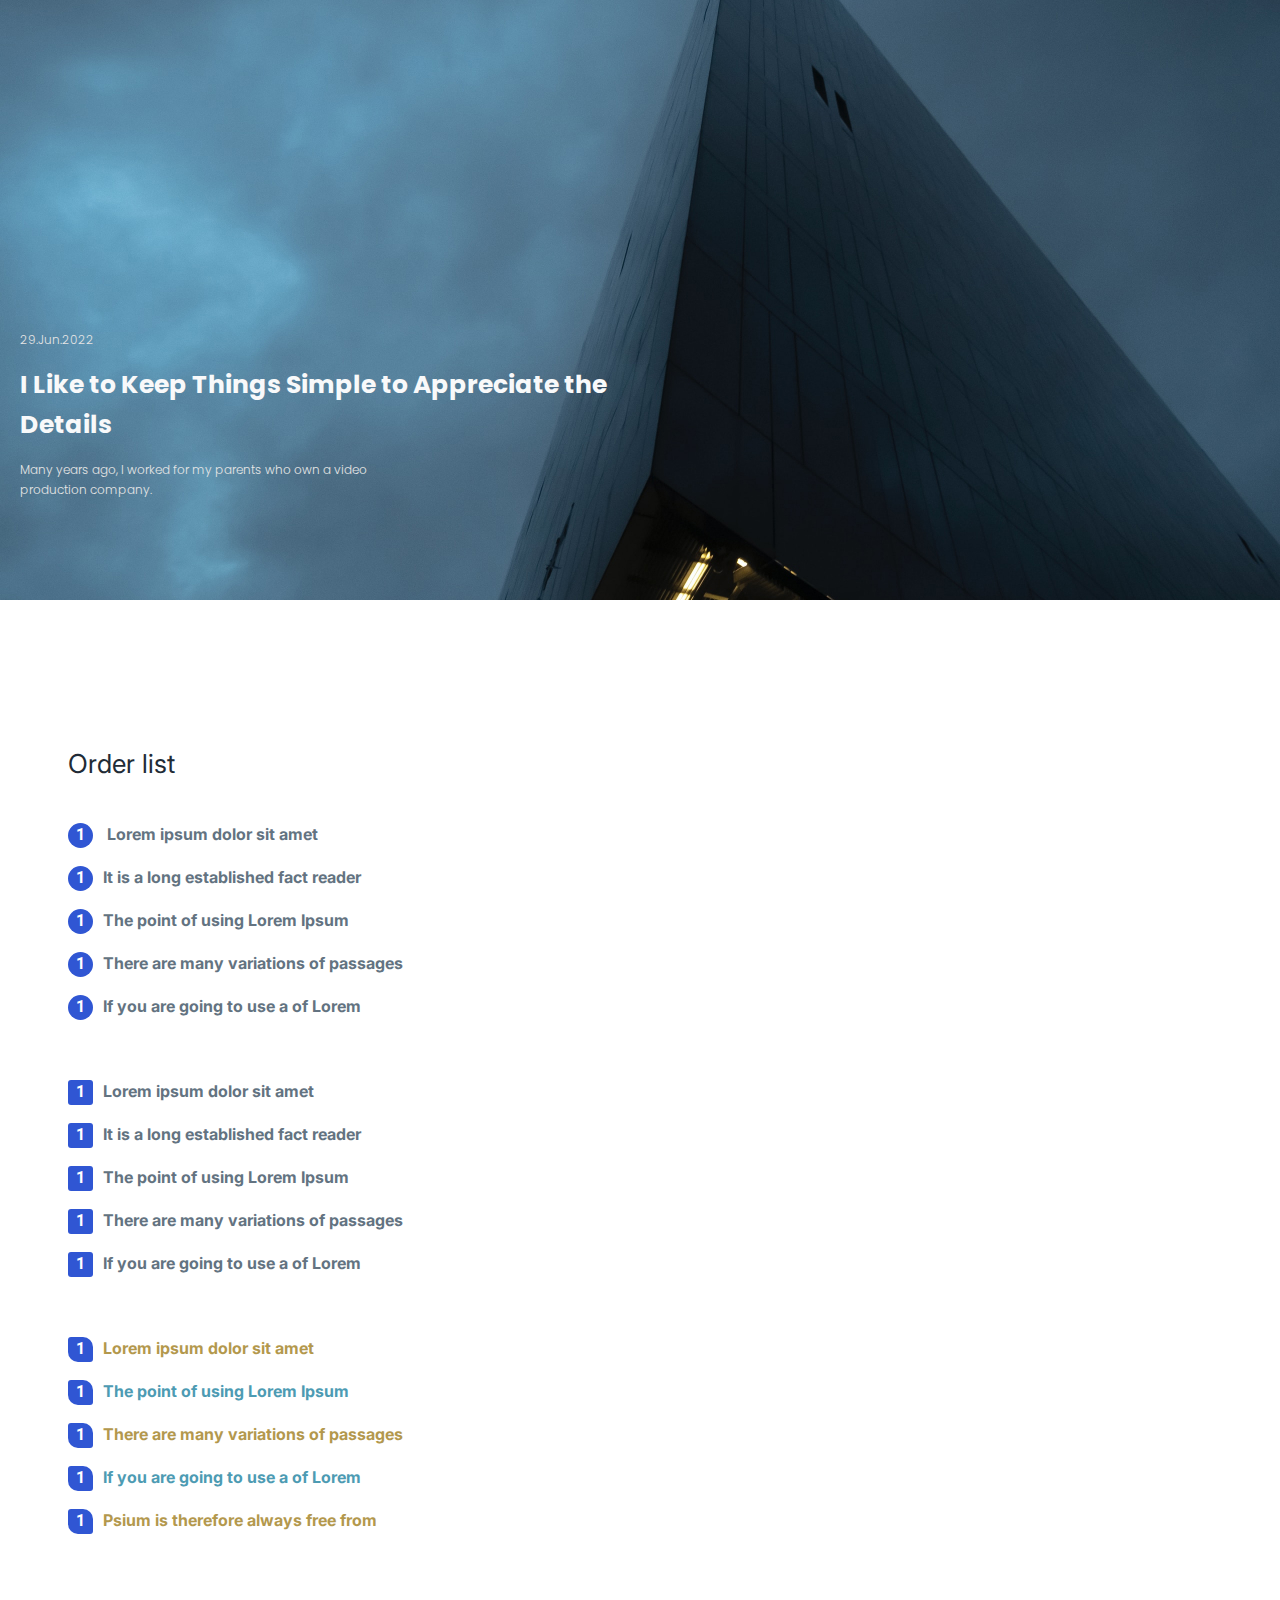
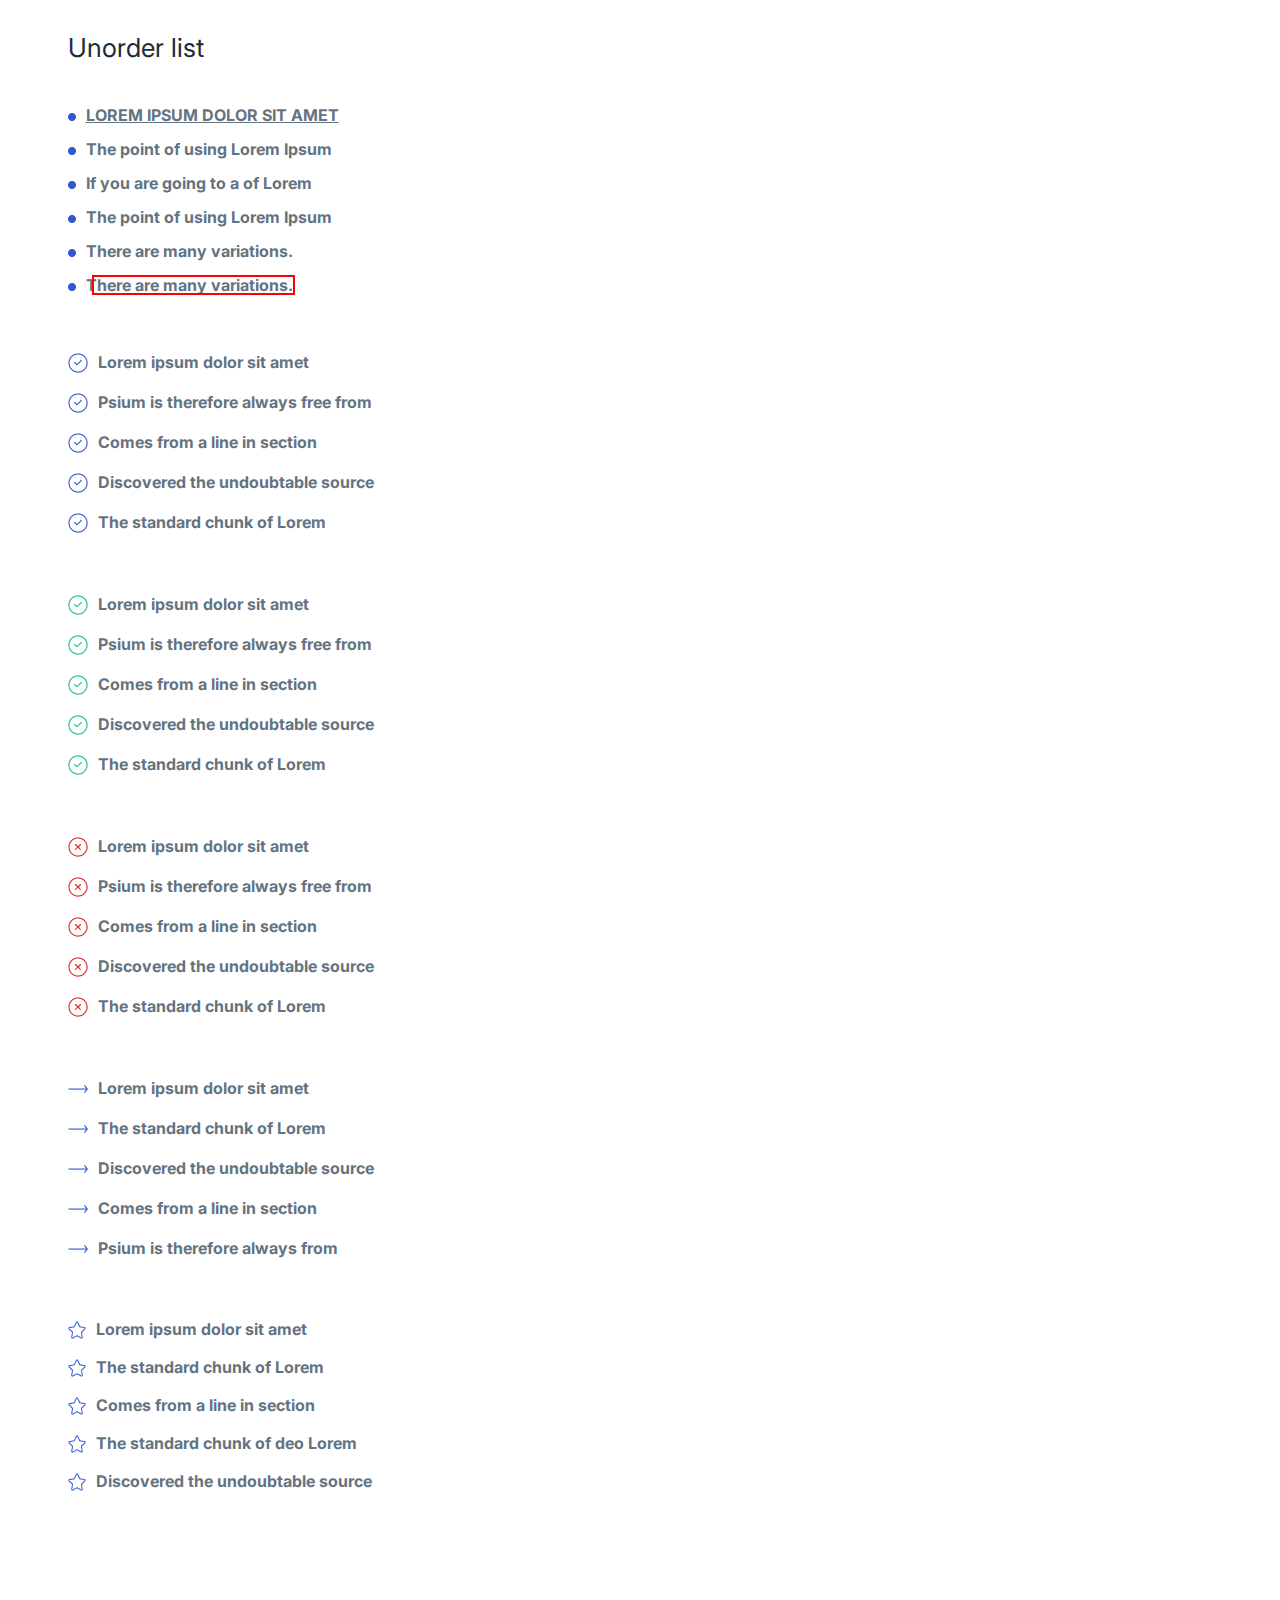
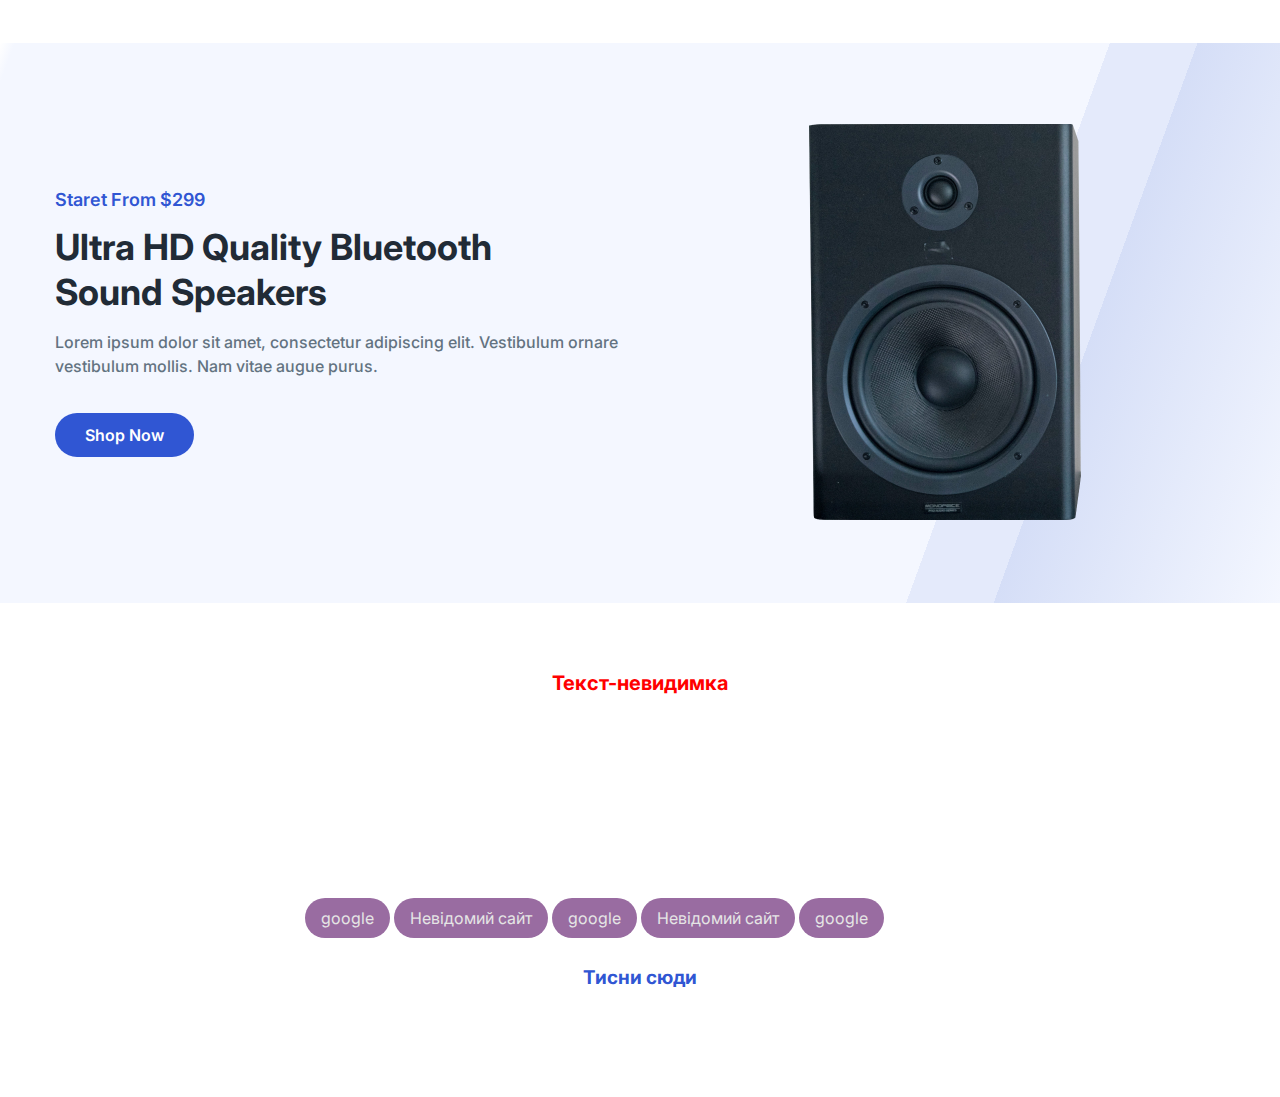
<file: lesson_8/index.html>
<!DOCTYPE html>
<html lang="uk">
	<head>
		<meta charset="UTF-8">
		<meta name="viewport" content="width=device-width, initial-scale=1.0">
		<link rel="stylesheet" href="css/style.css">
		<title>Lesson 8</title>
	</head>
	<body>
		<header>
			<div class="vence">
				<div class="vence__container">
					<div class="vence__text">
						<p>
							29.Jun.2022
						</p>
						<h3 class="vence__title">
							I Like to Keep Things Simple to Appreciate the Details
						</h3>
						<p>
							Many years ago, I worked for my parents who own a video
							production company.
						</p>
					</div>
				</div>
			</div>
		</header>
		<main>
			<div class="lists">
				<div class="lists__container">
					<div class="list__order-list">
						<h2 class="list__title">Order list</h2>
						<div class="list__circle">
							<ol>
								<li> Lorem ipsum dolor sit amet</li>
								<li>It is a long established fact reader</li>
								<li>The point of using Lorem Ipsum</li>
								<li>There are many variations of passages</li>
								<li>If you are going to use a of Lorem</li>
							</ol>
						</div>
						<div class="list__square">
							<ol>
								<li>Lorem ipsum dolor sit amet</li>
								<li>It is a long established fact reader</li>
								<li>The point of using Lorem Ipsum</li>
								<li>There are many variations of passages</li>
								<li>If you are going to use a of Lorem</li>
							</ol>
						</div>
						<div class="list__rhombus">
							<ol>
								<li>Lorem ipsum dolor sit amet</li>
								<li>The point of using Lorem Ipsum</li>
								<li>There are many variations of passages</li>
								<li>If you are going to use a of Lorem</li>
								<li>Psium is therefore always free from</li>
							</ol>
						</div>
					</div>
					<div class="list__unorder-list">
						<h2 class="list__title">Unorder list</h2>
						<div class="list__punkt">
						<ol>
								<li>Lorem ipsum dolor sit amet</li>
								<li>The point of using Lorem Ipsum </li>
								<li>If you are going to a of Lorem</li>
								<li>The point of using Lorem Ipsum </li>
								<li>There are many variations.</li>
								<li>There are many variations.</li>
						</ol>
						</div>
						<div class="list__check-blue">
						<ol>
								<li>Lorem ipsum dolor sit amet</li>
								<li>Psium is therefore always free from</li>
								<li>Comes from a line in section</li>
								<li>Discovered the undoubtable source</li>
								<li>The standard chunk of Lorem</li>
						</ol>
						</div>
						<div class="list__check-green">
							<ol>
								<li>Lorem ipsum dolor sit amet</li>
								<li>Psium is therefore always free from</li>
								<li>Comes from a line in section</li>
								<li>Discovered the undoubtable source</li>
								<li>The standard chunk of Lorem</li>
							</ol>
						</div>
						<div class="list__cross">
							<ol>
								<li>Lorem ipsum dolor sit amet</li>
								<li>Psium is therefore always free from</li>
								<li>Comes from a line in section</li>
								<li>Discovered the undoubtable source</li>
								<li>The standard chunk of Lorem</li>
							</ol>
						</div>
						<div class="list__arrow">
							<ol>
								<li>Lorem ipsum dolor sit amet</li>
								<li>The standard chunk of Lorem</li>
								<li>Discovered the undoubtable source</li>
								<li>Comes from a line in section</li>
								<li>Psium is therefore always from</li>
							</ol>
						</div>
						<div class="list__star">
							<ol>
								<li>Lorem ipsum dolor sit amet</li>
								<li>The standard chunk of Lorem</li>
								<li>Comes from a line in section</li>
								<li>The standard chunk of deo Lorem</li>
								<li>Discovered the undoubtable source</li>
							</ol>
						</div>
					</div>
				</div>
	
			</div>
		</main>
		<footer>
			<div class="tailgrids">
				<div class="tailgrids__container">
					<div class="tailgrids__text">
						<p class="tailgrids__price">
							Staret From $299
						</p>
						<h1 class="tailgrids__title">
							Ultra HD Quality Bluetooth Sound Speakers
						</h1>
						<p>
							Lorem ipsum dolor sit amet, consectetur adipiscing elit. Vestibulum ornare vestibulum mollis. Nam vitae augue purus.
						</p>
						<a href="#" class="tilegrids__button">
							Shop Now
						</a>
					</div>
					<div class="tailgrids__image">
						<img src="img/02.png" alt="Колонка для музики">
					</div>
				</div>
			</div>
			<div class="training">
				<div class="training__container">
					<div class="training__text">
						<h4>Текст-невидимка</h4>
						<p>
							Lorem ipsum dolor sit amet consectetur adipisicing elit. Atque accusamus eius est. Totam dolore explicabo cupiditate non? Doloribus expedita iste iure, recusandae voluptate rem omnis sunt veniam ipsa provident, harum atque eaque ducimus nulla, eveniet veritatis esse modi illum maiores similique deleniti numquam quae sint labore! Sint voluptatibus labore deserunt.
						</p>
					</div>
					<div class="training__links">
						<a  target="_blank" href="http://google.com">google</a>
						<a target="_blank" href="lll.com">Невідомий сайт</a>
						<a  target="_blank" href="http://google.com">google</a>
						<a target="_blank" href="lll.com">Невідомий сайт</a>
						<a  target="_blank" href="http://google.com">google</a>
						
					</div>
					<div class="training__andere">
						<div class="training__link"><a href="#none">Тисни сюди</a></div>
						<p id="none">
							Lorem ipsum, dolor sit amet consectetur adipisicing elit. Qui officiis eligendi perspiciatis voluptatibus, deserunt commodi quis, provident aperiam perferendis reiciendis neque expedita animi voluptatum modi molestias aliquid? Atque, culpa nobis.
						</p>
					</div>
				</div>
			</div>
		</footer>
	</body>
</html>
</file>
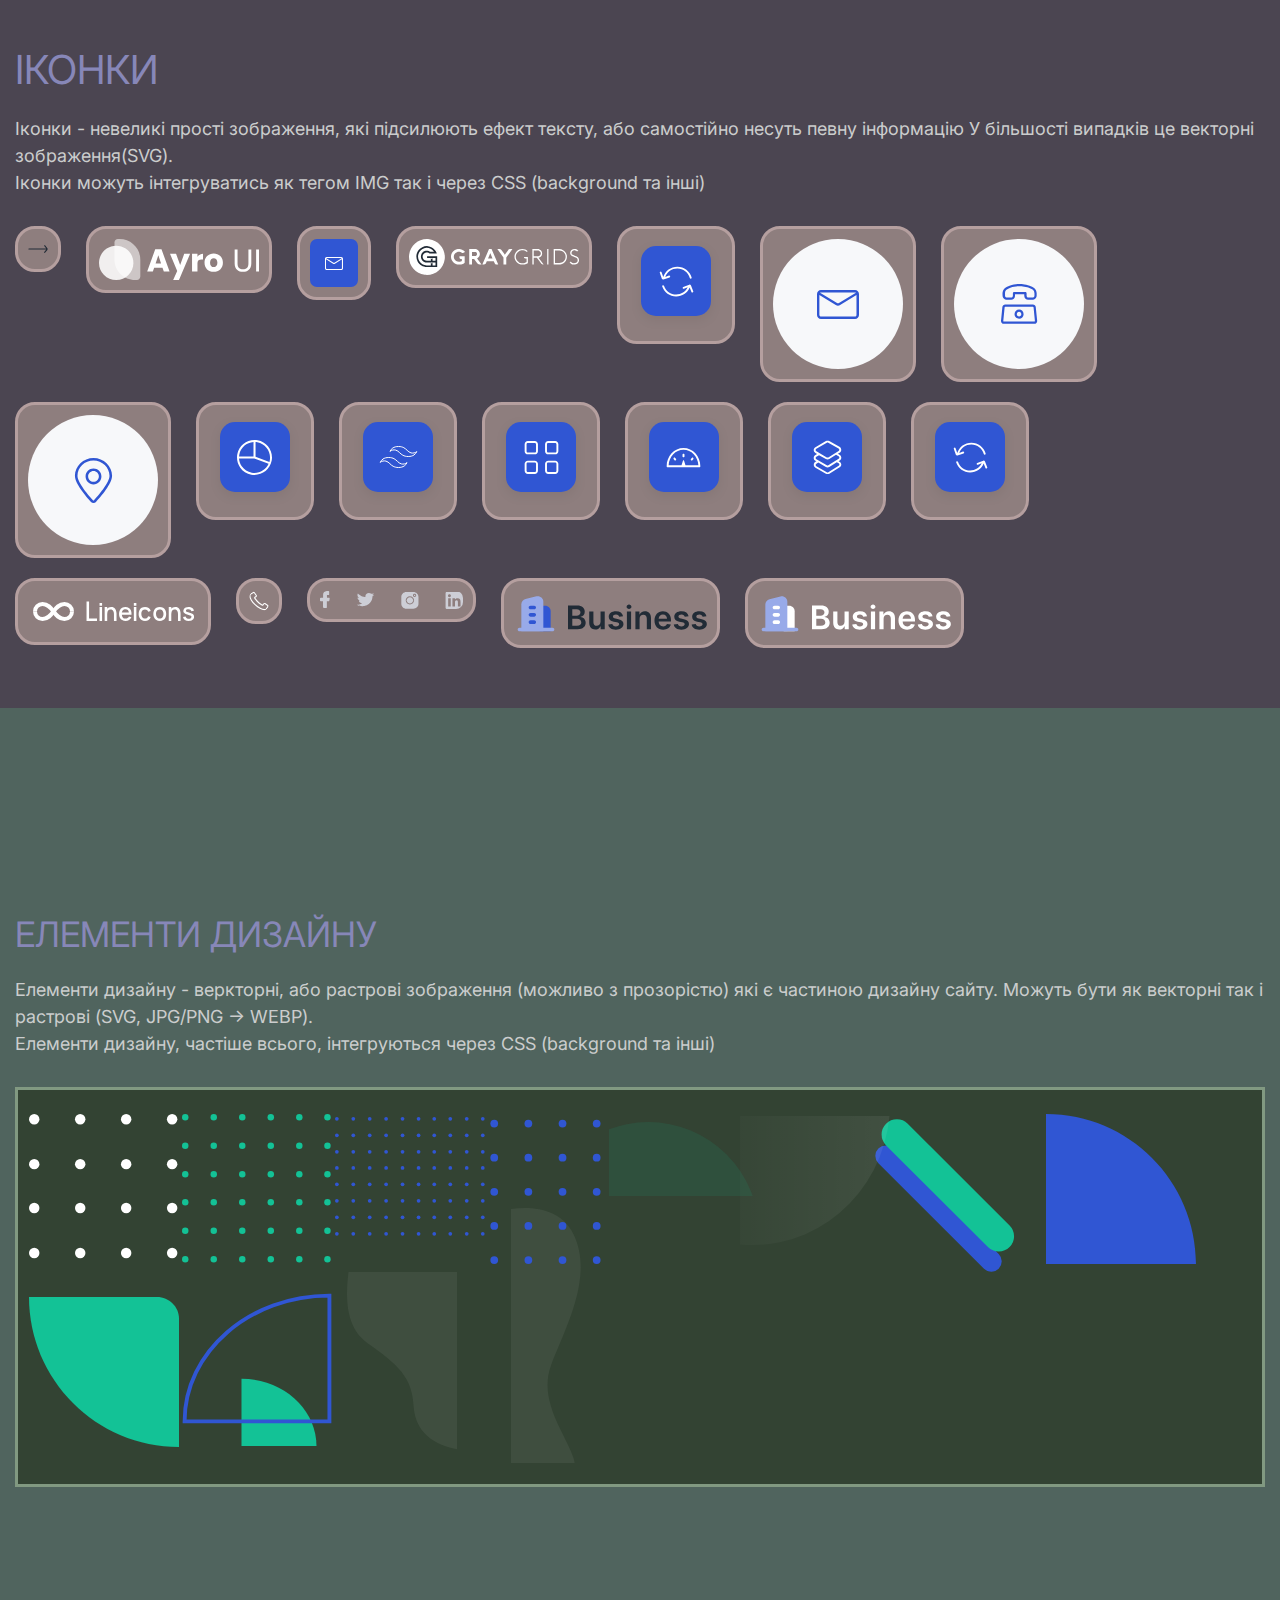
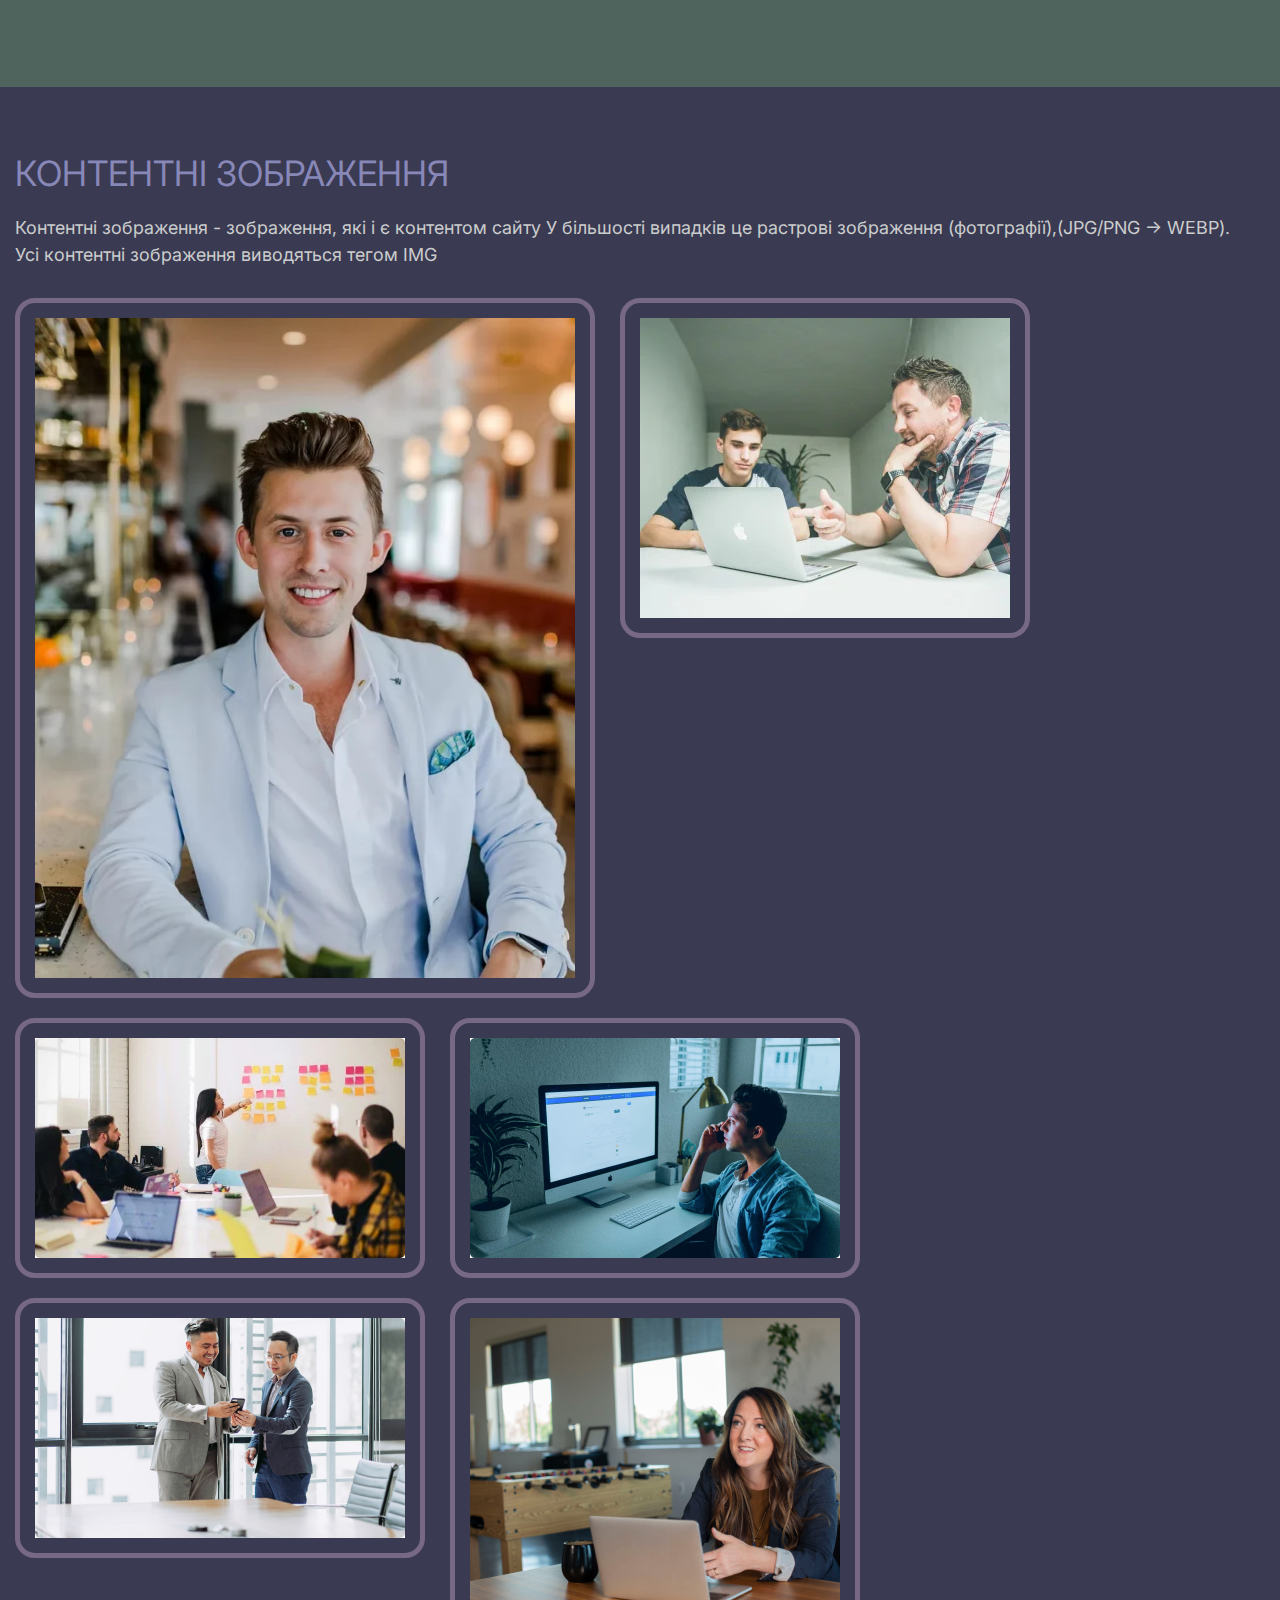
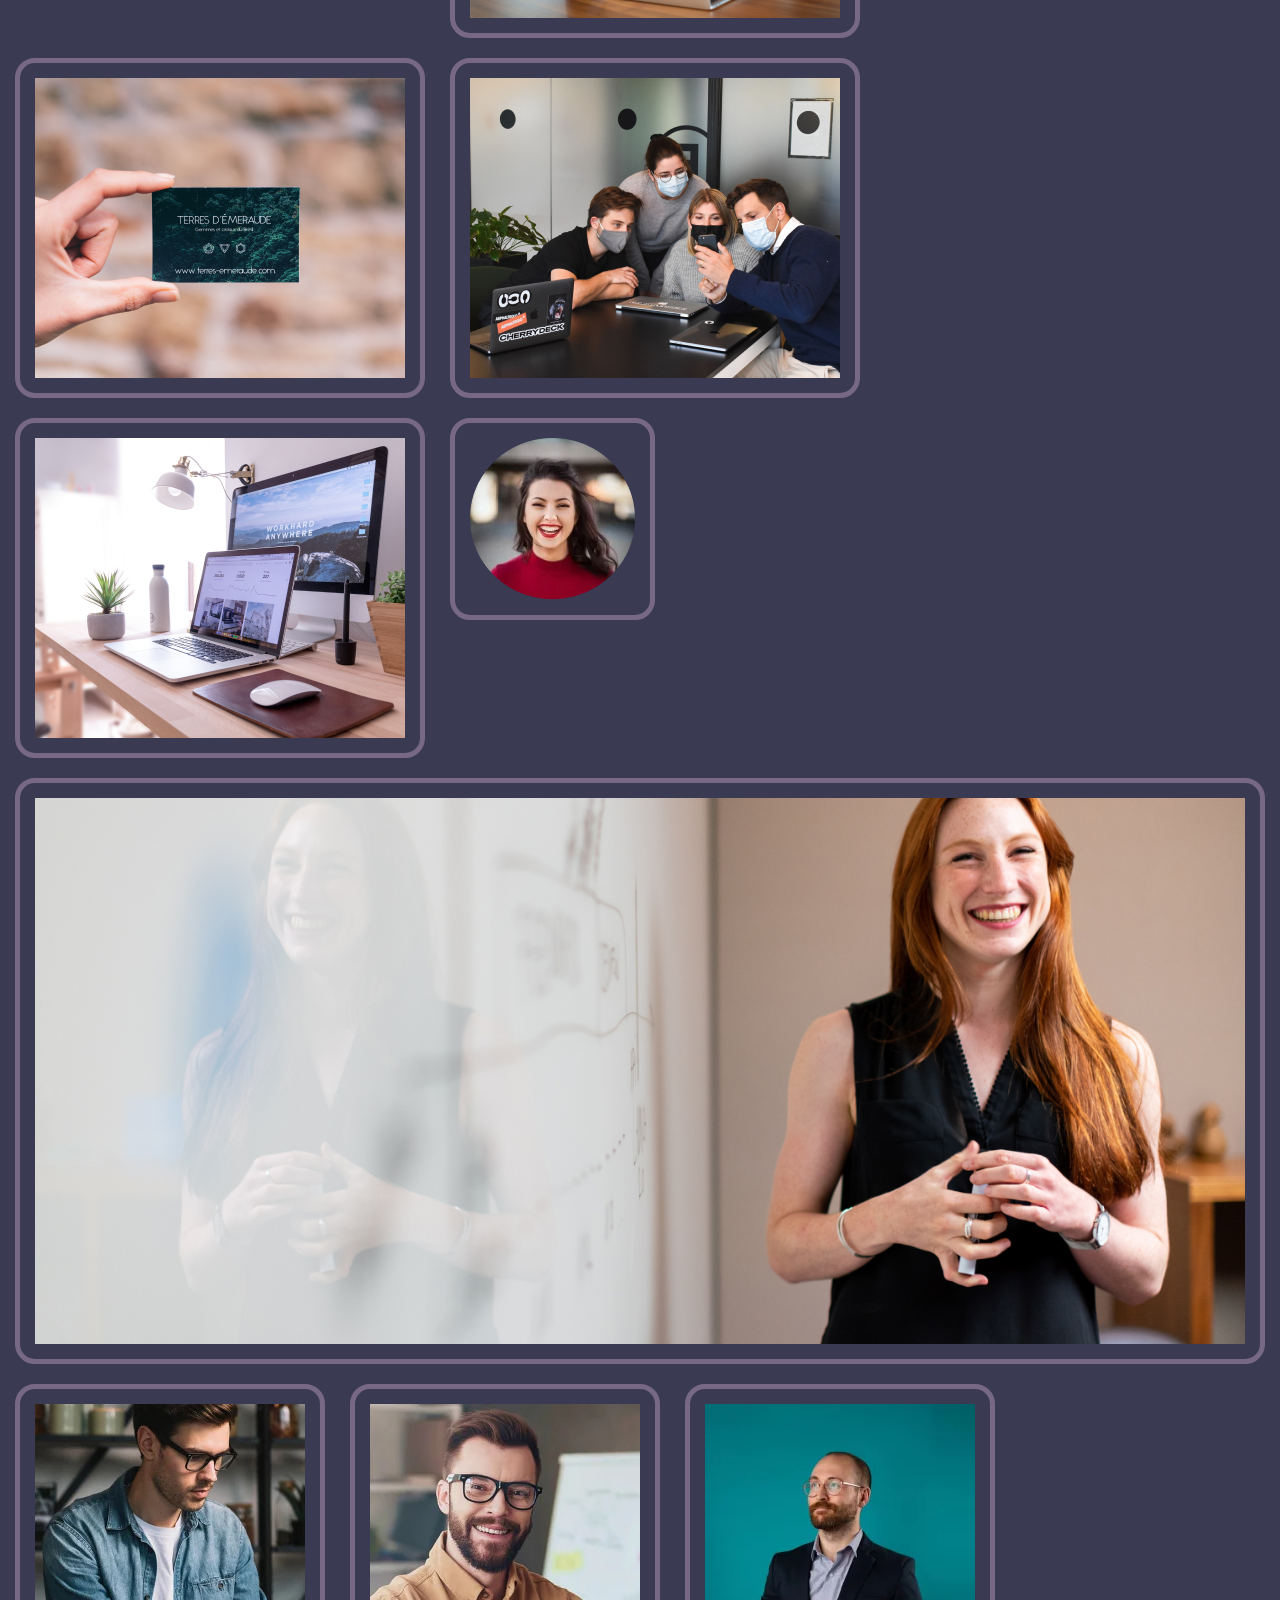
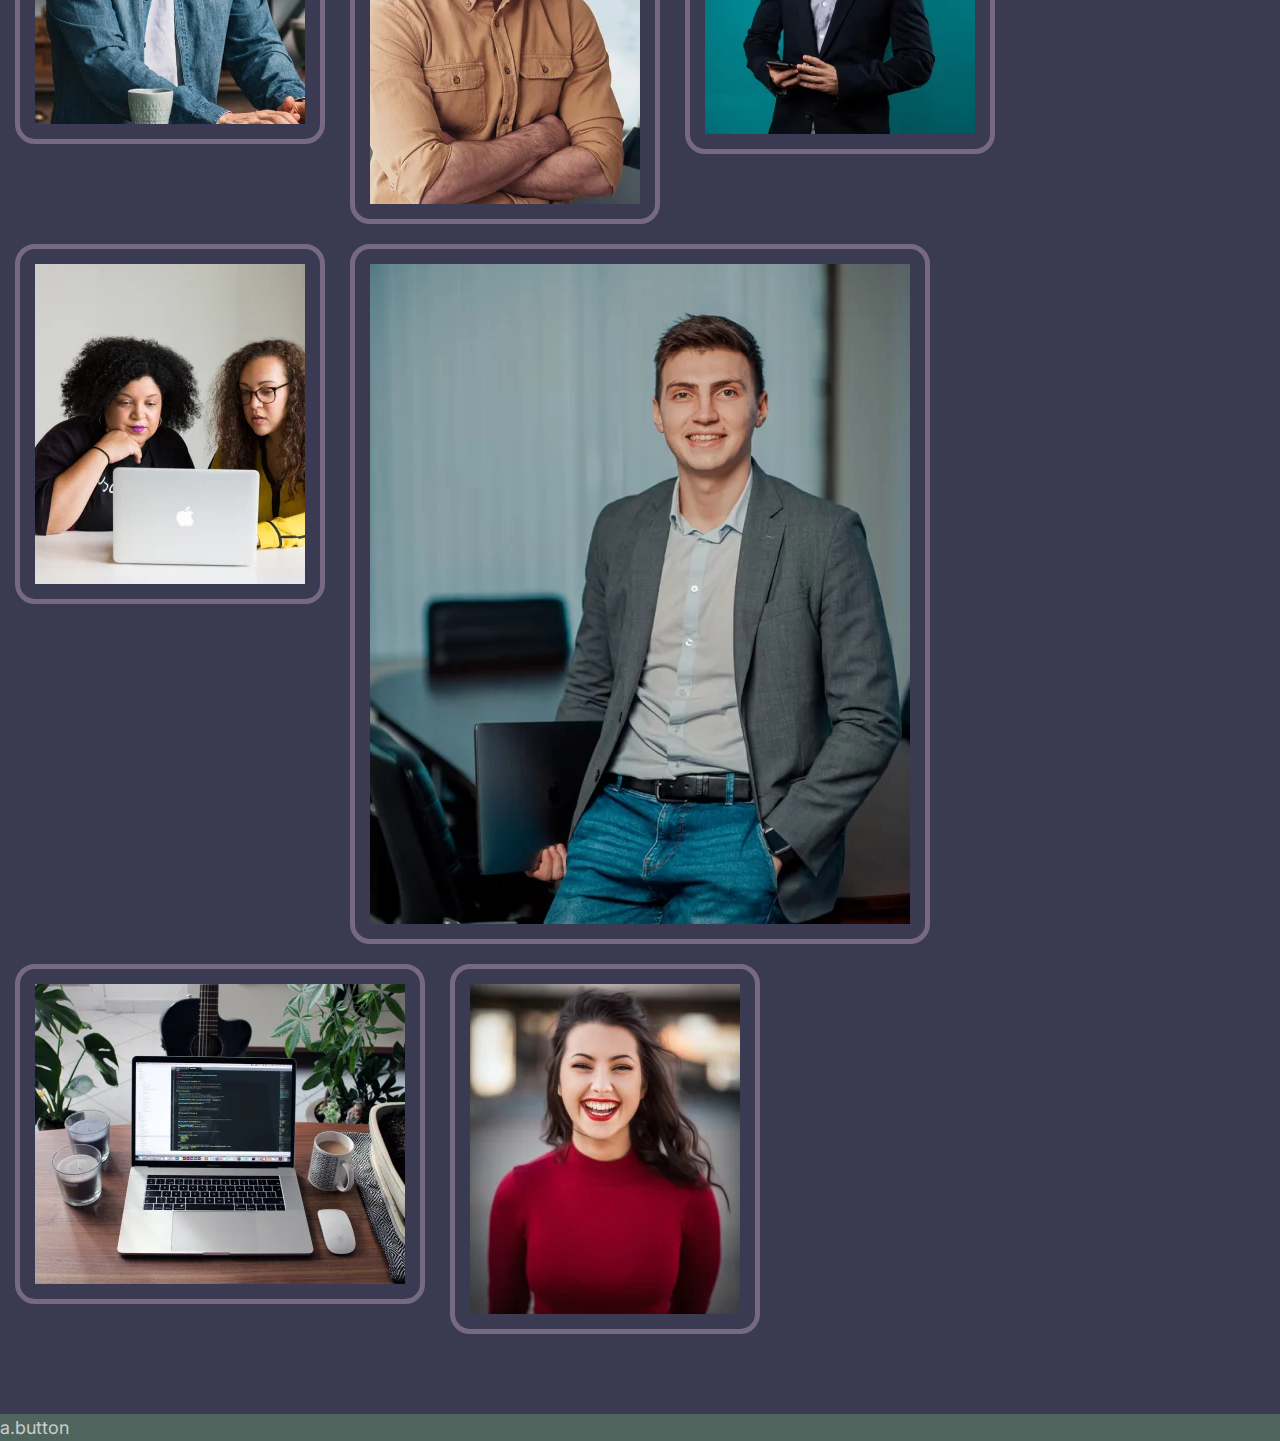
<file: lesson_9/index.html>
<!DOCTYPE html>
<html lang="uk">
	<head>
		<meta charset="UTF-8">
		<meta name="viewport" content="width=device-width, initial-scale=1.0">
		<link rel="stylesheet" href="css/style.css">
		<title>Lesson 9</title>
	</head>
	<body>
		<header>

		</header>
		<main>
			<!-- 
				Іконки - невеликі прості зображення, які підсилюють ефект тексту, або самостійно несуть певну інформацію 
				У більшості випадків це векторні зображення. 
				(SVG)
				Іконки можуть інтегруватись як тегом IMG так і через CSS (background та інші)
			-->
			<!-- 
				Елементи дизайну - веркторні, або растрові зображення (можливо з прозорістю) які є частиною дизайну сайту.
				Можуть бути як векторні так і растрові 
				(SVG, JPG/PNG -> WEBP)
				Елементи дизайну, частіше всього, інтегруються через CSS (background та інші)
			 -->
			<!-- 
				Контентні зображення - зображення, які і є контентом сайту
				У більшості випадків це растрові зображення (фотографії)
				(JPG/PNG -> WEBP)
				Усі контентні зображення виводяться тегом IMG
			  -->
			<!-- Ретина дісплеї -->
			<!-- <img class="image" src="img/girl.webp" srcset="img/girl.webp 1x, img/girl_x2.webp 2x" alt="Girl"> -->
			<div class="icons">
				<div class="icons__container">
					<div class="icons__text">
							<h1 >Іконки</h1>
							<p>
								Іконки - невеликі прості зображення, які підсилюють ефект тексту, або самостійно несуть певну інформацію 
								У більшості випадків це векторні зображення(SVG). 
							</p>
							<p>
								Іконки можуть інтегруватись як тегом IMG так і через CSS (background та інші)
							</p>
					</div >
					<div class="icons__images">
						<img src="img/icons/arrow-right-1.svg" alt="стрілка">
						<img src="img/icons/Ayro-UI.svg" alt="логотип">
						<img src="img/icons/button.svg" alt="пошта">
						<img src="img/icons/GrayGrids.svg" alt="логотип">
						<img src="img/icons/Group-1.svg" alt="стрілки">
						<img src="img/icons/Group-1000001966.svg" alt="лист">
						<img src="img/icons/Group-1000001967.svg" alt="телефон">
						<img src="img/icons/Group-1000001968.svg" alt="геолокація">
						<img src="img/icons/Group-2.svg" alt="іконка">
						<img src="img/icons/Group-3.svg" alt="хвилі">
						<img src="img/icons/Group-4.svg" alt="іконка">
						<img src="img/icons/Group-5.svg" alt="іконка">
						<img src="img/icons/Group-6.svg" alt="іконка">
						<img src="img/icons/Group-7.svg" alt="іконка">
						<img src="img/icons/LineIcons.svg" alt="логотип">
						<img src="img/icons/phone-1.svg" alt="телефон">
						<img src="img/icons/social-links.svg" alt="соціальні мережі">
						<img src="img/icons/Logo.svg" alt="логотип">
						<img src="img/icons/Logo1.svg" alt="логотип">
					</div>
				</div>
			</div>
			<div class="elements">
				<div class="elements__container">
					<div class="elements__text">
						<h2>Елементи дизайну</h2>
						<p>
							Елементи дизайну - веркторні, або растрові зображення (можливо з прозорістю) які є частиною дизайну сайту.
							Можуть бути як векторні так і растрові (SVG, JPG/PNG -> WEBP).
						</p>
						<p>
							Елементи дизайну, частіше всього, інтегруються через CSS (background та інші)
						</p>
						
					</div>
					<div class="elements__images"></div>
				</div>
			</div>
			<div class="content">
				<div class="content__container">
					<div class="content__text">
						<h2>Контентні зображення</h2>
						<p>
							Контентні зображення - зображення, які і є контентом сайту
							У більшості випадків це растрові зображення (фотографії),(JPG/PNG -> WEBP).
						</p>
						<p>
							Усі контентні зображення виводяться тегом IMG
						</p>
					</div>
					<div class="content__images">
						<img src="img/contents/contents-webp/app-developer.webp" alt="фото">
						<img src="img/contents/contents-webp/best-marketing-tips.webp" alt="фото">
						<img src="img/contents/contents-webp/Blog-Image-1.webp" alt="фото">
						<img src="img/contents/contents-webp/Blog-Image-2.webp" alt="фото">
						<img src="img/contents/contents-webp/Blog-Image-3.webp" alt="фото">
						<img src="img/contents/contents-webp/branding-design.webp" alt="фото">
						<img src="img/contents/contents-webp/bussiness-card-design.webp" alt="фото">
						<img src="img/contents/contents-webp/creative-agency.webp" alt="фото">
						<img src="img/contents/contents-webp/dijital-marketing.webp" alt="фото">
						<img src="img/contents/contents-webp/Ellipse-2711.webp" alt="фото">
						<img src="img/contents/contents-webp/header.webp" srcset="img/contents/contents-webp/header.webp 1x, img/contents/contents-webp/header_x2.webp 2x" alt="фото"> <!--Зробила по відео Жені, надіюсь правильно-->
						<img src="img/contents/contents-webp/man-job.webp" alt="фото">
						<img src="img/contents/contents-webp/Men-smile.webp" alt="фото">
						<img src="img/contents/contents-webp/sales-manager.webp" alt="фото">
						<img src="img/contents/contents-webp/two-girls.webp" alt="фото">
						<img src="img/contents/contents-webp/ux-designer.webp" alt="фото">
						<img src="img/contents/contents-webp/web-design-trend.webp" alt="фото">
						<img src="img/contents/contents-webp/web-developer.webp" alt="фото">
					</div>
				</div>
			</div>
		</main>
		<footer>
			a.button
		</footer>
	</body>
</html>
</file>
<file: lesson_5/css/style.css>
/* ======================================================== */
/* --------------- CSS-властивості блоків ----------------- */
/* ======================================================== */



/* Відступи */
/* Відступи неочикувано працюють для рядкових об'єктів */
/* Відступи прийнято задавати для батьківського об'єкту */

/*
padding - Внутрішній відступ. 
Відступи ВСЕРЕДЕНІ об'єкту. 
Від кордонів об'єкту ДО ЙОГО КОНТЕНТУ
НЕ успадковується

padding: з_усіх_сторін;
padding: зверху_знизу зправа_зліва;
padding: зверху зправа_зліва знизу;
padding: зверху зправа знизу зліва;

padding-top: значення;
padding-right: значення;
padding-bottom: значення;
padding-left: значення;

При вказанні значення у відсотках
відсоток береться від ширини батьківського об'єкту,
навіть для горизонтальних відступів 
*/
/*
margin - Зовнішній відступ.
Відступи ЗОВНІ об'єкту. 

margin: з_усіх_сторін;
margin: зверху_знизу зправа_зліва;
margin: зверху зправа_зліва знизу;
margin: зверху зправа знизу зліва;

margin-top: значення;
margin-right: значення;
margin-bottom: значення;
margin-left: значення;

Значення можуть бути від'ємними!

*/
/*
Схлопування margin.
Значання відступу буде дорівнювати 
найбільшому з 2х значеннь.
Відступ margin прийнято записувати з ліва направо
та зверху вниз
*/
/*
.block-2 {
	background-color: yellowgreen;
}

/*
width - чітко задає ширину блочного (блочно-рядкового) 
об'єкту.
НЕ працює зі рядковими об'єктами
width: значення;
auto- (за замовченням) автоматичний розмір
*/
/*
max-width 
Встановлює максимальну ширину 
блочних (блочно-рядкових) тегів 
Властивість не успадковується 
НЕ працює зі рядковими об'єктами
*/
/*
min-width 
Встановлює мінімальну ширину 
блочних (блочно-рядкових) тегів 
Властивість не успадковується 
НЕ працює зі рядковими об'єктами
*/
	/* Гумове зображення */
	/* max-width: 100%; */

/*
height 
Встановлює чітку висоту блочних (блочно-рядкових) тегів 
Властивість не успадковується 
НЕ працює зі рядковими об'єктами

min-height 
Встановлює мінімальну висоту 
блочних (блочно-рядкових) тегів 
Властивість не успадковується 
НЕ працює зі рядковими об'єктами

max-height 
Встановлює максимальну 
висоту блочних (блочно-рядкових) тегів 
Властивість не успадковується 
НЕ працює зі рядковими об'єктами
*/

/*
box-sizing
Застосовується для зміни алгоритму обчислення величин
content-box - (за замовченням) додає відступи
до розміру об'єкту
border-box - значення розмірів враховують відступи
*/

/*
overflow 
Управляє відображенням контенту блочного елементу
Властивість не успадковується
visible - (за замовченням) Відображається усесь 
контент елемента, навіть за межами встановлених розмірів
hidden - Відображається тільки контент всередені елемента,
clip - Майже теж саме що й hidden.
все інше буде сховано
scroll - Завжди додаються смужки прокрутки
auto - Смужки прокрутки додаються лише за необхідністю

Тільки вертикаль
overflow-y: ; 
Тільки горизонталь
overflow-x: ;
*/
/*
vertical-align - Визначає вертикальне верівнювання 
рядкових та блочно-рядкових об'єктів.
top
middle
bottom
*/
/*
display
Багатоцільова властивість яка задає 
глобальні параметри тега. 
Властивість не успадковується
block - (за замовченням для блочних об'ектів) 
Елемент відображається як блочний.
inline - (за замовченням для рядкових об'ектів)  
Елемент відображається як рядковий.
inline-block - (блочно-рядковий) Елемент відображається як 
рядковий але з можливістю 
використання усіх CSS-властивостей.
none - Елемент не виводиться в браузер. 
Інші елементи займають його місце.
Не приймає участь у обробці браузером.
*/
	/* 
	Нічого не змінює
	display: inline;
	 */

/* Відступи прийнято задавати для батьківського об'єкту */
/* Правильно */
/*
.block {
	margin-bottom: 20px;
}
.block__text {
}
*/
/* НЕ Правильно */
/*
.block {
}
.block__text {
	margin-bottom: 20px;
}
*/

/* Центрування блоку */
/*
1) Об'єкт має бути блочним@import url(https://fonts.googleapis.com/css?family=Poppins:100,100italic,200,200italic,300,300italic,regular,italic,500,500italic,600,600italic,700,700italic,800,800italic,900,900italic);
2) Об'єкт має мати меньшу ширину за батьківський
3) Додаємо margin: 0 auto;
*/
/*
.block {
	margin: 0 auto;
	max-width: 300px;
}
*/

/* Тег BR */
/* Перевірка на тип */
/* Все ж рядковий */


/* Гарний приклад з A */
/*
Переводимо рядковий об'єкт A в блочно-рядковий
тоді об'єкт почне займати простір в залежності 
від контенту в ньому та це дозволить застосувати 
зовнішній відступ (margin-bottom)
*/

/* Фантомні (рядкові) відступи */
@import url("reset.css");
@import url("https://fonts.googleapis.com/css?family=Poppins:300,700&display=swap");
body{
	font-family: 'Poppins';
	font-style: normal;
	font-weight: 300;
	font-size: 14px;
	line-height: 1.8;
	color: #6C757D;

}
.container{
	max-width: 1240px;
	margin: 0 auto;
}
h2{
	font-weight: 700;
	font-size: 25px;
	line-height:1.6;
	color: #212529;
	max-width: 401px;
	margin-bottom: 40px;
}

.block-2-text h2{
	max-width: 605px;
}


.vence p{
	margin-bottom: 36px;
}
.block-1-text{
	padding-top:15px;
}

.block-1-text,
.block-2-text{
	padding-bottom: 44px;
}
.block-1-text,
.block-2-text,
.block-3-text,
.block-2-end{
	max-width: 816px;
	margin: 0 auto;
}

.block-1-img,
.block-2-img {
	max-width:100%;
	margin-bottom: 80px;
}
.block-2-img {
	font-size: 0;
}
.girl{
	margin-right: 30px;
}
.block-3-text{
	margin-bottom: -12px;
}
.block-2-list{
	font-size: 0;
}
li{
	display: inline-block;
	font-size: 8px;
	font-weight: 700;
	text-transform: uppercase;
	line-height: 2.5;
	padding-right: 41px;
}
/*...........................*/
/* Тренування.................*/
/*............................*/
.block{
	max-width: 1200px;
}
h3{
	font-size: 24px;
	font-weight: 700;
	color: red;
	text-align: center;
	margin-bottom: 30px;
}
.block-lorem-1{
	height: 200px;
	overflow: scroll;
	color: pink;
	margin-bottom: 30px;
	padding: 0px 200px;
}
.block-lorem-1 p{
	margin-bottom: 20px;
}
.block-lorem-2{
	height: 200px;
	overflow: hidden;
	color: rgb(136, 120, 180);
	margin-bottom: 30px;
	padding: 0px 300px;
}
.block-lorem-2 p{
	margin-bottom: 10px;
}
.block-lorem-3{
	height: 100px;
	overflow: auto;
	color: rgb(89, 150, 111);
	margin-bottom: 30px;
}
.inline a{
	display: inline-block;
	font-size: 20px;
	font-weight: 700;
	color: pink;
}
.inline span{
display: block;
font-size: 18px;
color: rgb(67, 150, 246);
text-transform: uppercase;
margin-bottom: 15px;
padding: 0px 400px;
}

.inline-block span{
	display: inline-block;
	margin-left: 20px;
	text-transform: uppercase;
}
.inline-block-1{
	height: 100%;
	margin-bottom: 20px;
	vertical-align: top;
	color: red;
}
.inline-block-1 img{
	vertical-align: top;
	padding-left: 100px;
}
.inline-block-2{
	margin-bottom: 20px;
	color: rgb(64, 143, 98);
}
.inline-block-2 img{
	vertical-align: middle;
	padding-right: 100px;
}
.inline-block-3{
	margin-bottom: 20px;
	color: rgb(75, 56, 139);
}
.inline-block-3 img{
vertical-align: bottom;
}
.inline-block-2 img{
	vertical-align: middle;
}
</file>
<file: lesson_10/css/style.css>
@import url("reset.css");
@import url("common.css");
</file>
<file: lesson_15/css/style.css>
@import url("reset.css");
@import url("common.css");

@import url("https://fonts.googleapis.com/css?family=Poppins:400,500,600,700&display=swap");

body {
	font-family: "Poppins", sans-serif;
	font-style: normal;
	
}
.header{
	height: 80px;
	min-width: 100%;
	background-color: rgb(74, 101, 92);
	margin-bottom: 30px;
}
.wrapper{
	overflow: clip;
	min-height: 100%;
	display: flex;
	flex-direction: column;
}

.main{
	flex-grow: 1;
}
[class*="__container"]{
	max-width: 1230px;
	margin: 0 auto;
	padding: 0px 15px;
}

/*-----------------------servises-header----------------*/
.main__servises{
	margin-bottom: 70px;
}
.servises__header {
	display: flex;
	flex-wrap: wrap;
	row-gap: 10px;
	align-items: center;
	justify-content: flex-start;
	column-gap: 26px;
	 
}
.servises__header:not(:last-child){
	margin-bottom: 40px;
}
.servises-header__title {
	font-weight: 500;
	font-size: 16px;
	line-height: 1.5;
	color: #000000;
	text-transform: uppercase;
}
.servises-header__horizontal-flat {
	width: 464px;
	height: 0;
	border: 2px solid #000000;
}
/*-------------------------portfolio--------------------------*/
.servises__portfolio {
}
.portfolio {
}
.portfolio__block:not(:last-child) {
	 margin-bottom: 40px; /*? Можна тут відступ зробити за допомогою звичайного margin, чи обов"язково використовувати flex?*/
}
.block-portfolio {
	display: flex;
	flex-wrap: wrap;
	justify-content: space-between;
	align-items: center;
	column-gap: 20px;
	row-gap: 20px;
	
}
.block-portfolio__img img{
	max-width: 100%;
}
.block-portfolio__img {
	/* max-width: 747px; */
	flex: 0 1 747px;
}
.block-portfolio__info {
	/* max-width: 335px; */
	flex: 0 1 335px;
}
.block-portfolio__title {
	font-weight: 600;
	font-size: 24px;
	line-height: 1.4;
	color: #333333;
}


.block-portfolio__text {
	font-weight: 400;
	font-size: 18px;
	line-height: 1.6;
	color: #9C9C9C;
}
/*--------------------------header-details-----------------------*/

.details__header {
	margin-bottom: 100px;
}
.header-details {
	
}
.header-details__info {
	max-width: 520px;
	margin: 0px auto 53px;
	
}
.header-details__info> *:not(:last-child) {
	margin-bottom: 40px;
}
.header-details__title {
	font-weight: 700;
	font-size: 56px;
	line-height: 1.4;
	color: #000000;
	text-align: center;
	text-transform: capitalize;
}
.header-details__text {
	font-weight: 400;
	font-size: 18px;
	line-height: 1.6;
	text-align: center;
	color: #000000;
	
}
.header-details__img  img{
	max-width: 100%;
}
/*---------------------section-main------------------------*/
.section-main__columns{
	display: flex;
	flex-wrap: wrap;
	justify-content: space-between;
	column-gap: 20px;
	row-gap: 15px;
}
.main__section{
	margin-bottom: 81px;
	
}
.section-main{
	
}

.section-main__page {
	flex-basis: 585px;
	display: flex;
	flex-direction: column;
	min-height: 320px;
}
.section-main__page p{
	font-weight: 400;
	font-size: 18px;
	line-height: 1.6;
	color: #9C9C9C;
}
.section-main__title {
	font-weight: 600;
	font-size: 24px;
	line-height: 1.4;
	color: #333333;
	text-transform: capitalize;
	text-align-last: left;
	margin-bottom: 24px;
	
}
.section-main__text {
flex-grow: 1;
}
.section-main__text p:not(:last-child){
	margin-bottom: 30px;
}
.section-main__item {
}
.item-section {
	display: flex;
	flex-wrap: wrap;
	flex-direction: row;
	column-gap: 80px;
	flex-grow: 10px;
}
.item-section__date {
}
.item-section__text {
}
/*--------------------------------gallery------------------------------*/
.main__gallery{
	margin-bottom: 100px;
}
.gallery{

}
.gallery__images {
	display: flex;
	flex-wrap: wrap;
	align-items: center;
	justify-content: space-between;
	margin:-15px -15px; /*! Звідки береться саме ця цифра -15px? Це цифри з додаткових паддінгів обмежуючого контейнера чи цифри з макету?*/
}
.gallery__column {
	padding:15px 15px; /*! Звідки береться саме ця цифра 15px? Це цифри з додаткових паддінгів обмежуючого контейнера чи цифри з макету?*/
	flex: 0 1 50%;
}
.gallery__column_width{
	flex: 0 1 100%;
}
.gallery__image {
	display: block; /*Для посилання все одно треба додати, display:block*/ 
}
.gallery__column img{
/* max-width: 100%; */
}
.gallery__img img{
	max-width: 100%;
}

.gallery__img_width img{
	max-width: 100%;
}
/*.gallery__images {
	display: flex;
	flex-direction: row;
	flex-wrap: wrap;
	align-content: space-between;
	flex: 0 1 584px;
	gap: 32px;
}
.gallery__image {
}
..gallery__img{
	flex: 0 1 584px;
}
.gallery__img img{
	max-width: 100%;
}
.gallery__img_width {
	flex: 1 0 100%;
}*/




/*------------------Footer-------------------*/
.footer{
	height: 80px;
	min-width: 100%;
	background-color: rgb(74, 101, 92);
}
</file>
<file: lesson_16/css/style.css>
@import url("reset.css");
@import url("common.css");

/* "&display=swap"*/
@import url("https://fonts.googleapis.com/css?family=Oswald:regular,600&display=swap");
@import url("https://fonts.googleapis.com/css?family=Roboto:regular&display=swap");
@import url("https://fonts.googleapis.com/css?family=Inter:500,600,700&display=swap");

body {
	font-family: "Oswald";
	font-style: normal;
}
.wrapper{
	display: flex;
	flex-direction: column;
	min-height: 100%;
	overflow: clip;
}
.header {
	max-width: 100%;
	height: 100px;
	background: rgb(58, 77, 58);
	margin-bottom: 50px;
}
.main {
	flex-grow: 1;
	display: flex;
	flex-wrap: wrap;
	flex-direction: row;
	justify-content: space-around;
	gap: 20px;
	margin-bottom: 50px;
}
.footer {
	max-width: 100%;
	height: 100px;
	background: #3a4d3a;
}
[class *="__container"]{
	max-width: 1372px;
	margin: 0 auto;
	padding: 0px 15px;
}
/*-------------------------------------trainang--------------------------------------------*/
.main__training{
	
	margin-bottom: 50px;
}
.training-main__info {
}
.training-main__form {
	background: #8bb98b95;
	padding: 50px;
	max-width: 600px;
}
.form-training {
}
.form-training__line:not(:last-child) {
	margin-bottom: 20px;
}
.line label{
	display: block;
	margin-bottom: 10px;
}
.line-file label{
	display: block;
	margin-bottom: 10px;
	color: #248424;
}
.line__input {
}
.line__input{
	border: 1px solid red;
	/* margin-left: 15px; */
	padding: 5px;
	width: 100%;
	height: 40px;
	font-size: 17px;
	color: rgb(10, 12, 10);
}
.line__textarea{
	border: 2px solid green;
	width: 100%;
	height: 300px;
	resize:none;
}
.line-button{
	font-size: 0;
}
.line-button button{
padding: 5px 10px;

background: #3a4d3a;
color: aliceblue;
border-radius: 5px;
font-size: 15px;
margin-right: 20px;
}
.line-button button:hover{
	transition:all 0.8s;
	background: #464388;
	
}
.line__label{
	/* display: inline-block; */
}





/*-------------------------------------checkout-----------------------------------------------------*/
/* .checkout__container {
	max-width: 1200px;
	margin: 0 auto;
	padding: 0px 15px ;
} */
.checkout__page {
	padding: 50px ;
	background: #ababb3b5;
}
.checkout__header {
	margin-bottom: 50px;
}
.header-checkout {
}
.header-checkout__title {
	font-family: 'Inter';
	font-style: normal;
	font-weight: 700;
	font-size: 44px;
	line-height: 1.25; /* 55/44 */
	color: #212B36;
	
	margin-bottom: 8px;
}
.header-checkout__text {
	font-family: 'Inter';
	font-style: normal;
	font-weight: 500;
	font-size: 16px;
	line-height: 1.5; /* 24/16 */
	color: #637381;
}
.checkout__main {
	
}
.checkout__title:not(:last-child) {
	margin-bottom: 30px;
}
.title-h4{
	font-family: 'Inter';
	font-style: normal;
	font-weight: 700;
	font-size: 24px;
	line-height: 1.25; /* 30/24 */
	color: #212B36;
}
.checkout__form {
	max-width: 705px;
}
.form-checkout {
}
.form-checkout__columns {
	margin-bottom: 35px;
}
.columns-form {
	display: flex;
	flex-direction: row;
	flex-wrap: wrap;
	column-gap: 28px;
	row-gap: 30px;
	
}
.columns-form__line {
	flex: 0 0 336px;
}
.columns-form__input {
	font-family: 'Inter';
	font-style: normal;
	font-weight: 500;
	font-size: 16px;
	line-height: 1.5;
	background: #FFFFFF;
	border: 1px solid #E7E7E7;
	border-radius: 7px;
	padding: 15px 25px;
	min-width: 100%;
}
/*! Чомусь не працює, спробувати стилізувати */
.columns-form__select option{ 
	font-family: 'Inter';
	font-style: normal;
	font-weight: 500;
	font-size: 16px;
	line-height: 1.5;
}
/* -------------------------------------------- */
.columns-form__select {
	background: #FFFFFF;
	border: 1px solid #E7E7E7;
	border-radius: 7px;
	padding: 18.5px 25px;
	min-width: 100%;
	
}

.columns-form__textarea {
	font-family: 'Inter';
	font-style: normal;
	font-weight: 500;
	font-size: 16px;
	line-height: 1.5;
	display: block;
	background: #FFFFFF;
	border: 1px solid #E7E7E7;
	border-radius: 7px;
	padding: 25px;
	height: 180px;
	min-width: 700px;
	resize: vertical;
}
/* -------------------------------------------------------------- */
.form-checkout__radio {
	margin-bottom: 55px;
}
.radio-checkout {
}
/* ---------------стилізація----------------- */
/* ! Крок 1 - позішион релатів для коробочки */
.radio-checkout__line{
	position: relative;
}
/* ! Крок 2 - всі ці властивості для інпута */
.radio-checkout__input {
	position: absolute;
	top: 0;
	left: 0;
	width: 0;
	height: 0;
	/* ? опасіті, щоб заховати інпут, але не робимо дісплей нон, бо не буде працювати фокус*/
	opacity: 0;
}
/* !Крок 3 - будуємо фокус. Коли інпут при фокусі-звертаємось до лейбла (" + " - це до наступного об"єкту)*/
.radio-checkout__input:focus-visible + .radio-checkout__label{
	outline: 1px solid #000;
	border-radius: 5px;
}
/*  !Крок 4 - На лейбл вішаємо курсор поінтер, щоб з"явилась рука */
.radio-checkout__label {
	font-family: 'Inter';
	font-style: normal;
	font-weight: 500;
	font-size: 16px;
	line-height: 24px;
	color: #637381;
	/* ------------- */
	cursor: pointer;
	display: inline-flex;
	align-items: flex-start;
	
	gap: 14px;
}
/* !Крок 5 - будуємо бутафорний квадратик поверх справжнього(те на,що буде змінюватися ) */
.radio-checkout__label::before{
	content: "";
	flex: 0 0 22px;
	width: 22px;
	height: 22px;
	border: 0.7px solid #E7E7E7;
	border-radius: 4px;
	background-color: #fff;
}
/* ! Крок 6 - слухаємо псевдоклас стану "вибраний"(:checked), і коли він checked,ми знов звертаємось до лейбл, а точніше до псевдоелемента лейбл */
.radio-checkout__input:checked + .radio-checkout__label::before{
	background: url("../img/icons/Frame\ 22.svg")center/8px no-repeat;
	min-height: 5px;
	
}

/* ------------------------------------- */
.radio-checkout__line:not(:last-child) {
	margin-bottom: 25px;

}

.form-checkout__bottom {
}
.bottom-checkout {
}
.bottom-checkout__title {
	font-family: 'Inter';
	font-style: normal;
	font-weight: 600;
	font-size: 20px;
	line-height: 1.3; /* 26/20 */
	color: #212B36;
	margin-bottom: 25px;
}
.bottom-checkout__code {
}
.bottom-checkout__input {
	font-family: 'Inter';
	font-style: normal;
	font-weight: 500;
	font-size: 16px;
	line-height: 1.5;
	background: #FFFFFF;
	border: 1px solid #E7E7E7;
	border-radius: 7px;
	padding: 15px 25px;
	margin-right: 22px;
}
.bottom-checkout__button {
	font-family: 'Inter';
	font-style: normal;
	font-weight: 600;
	font-size: 16px;
	line-height: 1.5; /* 24/16 */
	color: #FFFFFF;
	background: #212B36;
	border-radius: 5px;
	padding: 12px 22px;
}


/* ------------------------------shipping-1------------------------------------ */
.shipping__container {
}
.shipping__forms {
}
.forms-shipping {
	max-width: 606px;
	
	/* background: #63738122; */
}
.forms-shipping__form label,
input{
	font-family: 'Roboto';
	font-style: normal;
	font-weight: 400;
	font-size: 16px;
	line-height: 1.25;
	color: #3F3F3F;
}
/* ?Може тут краще використати падінг, бо якщо формі задати маржін, то він перериває фон?? */
.forms-shipping__form{
	margin-bottom: 39px;
}
.forms-shipping__form .column-login__input{
	background: #FFFFFF;
	border: 1px solid #C4C4C4;
	padding: 12px;
	min-width: 451px;	
}
.form-login {

	/* border: 2px solid green; */
}
.form-login__title {
	margin-bottom: 34px;
}
.title-shipping {
	font-family: 'Oswald';
	font-style: normal;
	font-weight: 400;
	font-size: 24px;
	line-height: 2.83; /* 68/24 */
	color: #000000;
	text-transform: capitalize;
}
.form-login__column:not(:last-child) {
	margin-bottom: 14px;
}
.column-login {
	display: flex;
	flex-direction: column;
	flex-wrap: wrap;
	gap: 27px;
}
.column-login__linie {
	/* border: 2px solid red; */
	display: flex;
	flex-direction: row;
	flex-wrap:nowrap;
	justify-content: space-between;
	align-items: flex-start;
	column-gap: 20px;
	
}
.column-login__linie span{
	color: red;
}
.column-login__label {
}
.column-login__input {
}
.form-login__text {
	font-family: 'Roboto';
	font-style: normal;
	font-weight: 400;
	font-size: 14px;
	line-height: 1.43;
	margin-bottom: 14px;
}
.form-login__active {
	margin-bottom: 36px;
}
.active {
}
.active__button{
margin-right: 25px;
}
.button-main {
	font-family: 'Oswald';
	font-style: normal;
	font-weight: 500;
	font-size: 14px;
	line-height: 1.5; /* 21/14 */
	letter-spacing: 0.5px;
	text-transform: uppercase;
	color: #FFFFFF;
	background: #000000;
	padding: 18px 42px;
}
.active__link {
	display: inline-block;
	font-family: 'Roboto';
	font-style: normal;
	font-weight: 400;
	font-size: 14px;
	line-height: 1.43;
	color: #0F6DB1;
}
.form-adress {
}
.gorizontal{
	border: 1px solid #C4C4C4;
	width: 606px;
	height: 0px;
}
/* -------------------------------shipping-2---------------------------------------------- */
.column-login__inputs{
	display: flex;
	flex-direction: column;
	row-gap: 13px;
}
.gorizontal_bottom{
	margin-bottom: 12px;
}
.column-login__select{
	background: #FFFFFF;
	border: 1px solid #C4C4C4;
	padding: 12px;
	min-width: 451px;	
}
.form-login__title_margin{
	margin-bottom: 40px;
}
.active__button_color{
	color: #828282;
	background: transparent;
	border: 2px solid #828282; /* Кнопка по-макету наче не дороблена, так краще(знаю,що неправильно:))))*/
	/* padding: 0px; */
	margin-right: 0px;
}
.form-login__active_width{
display: flex;
justify-content: space-between;
}
/* ----------------radio------------------------- */
.price-form__input{
margin-right: 10px;
}
.price-form__text p{
	/* display: inline-block; */
	font-family: 'Roboto';
	font-style: normal;
	font-weight: 400;
	font-size: 14px;
	line-height: 1.43; /* 20/14 */
	color: #3F3F3F;
	text-transform: capitalize;
}
/* .price-form__text p:not(:last-child){
	margin-right: 95px;
} */
.price-form__label{
	font-family: 'Roboto Medium';
	font-size: 14px;
	line-height: 1.43; /* 20/14 */
	color: #828282;
}

.price-form__text{
	/* border: 1px solid red; */
	display: inline-flex;
	min-width: 193px;
	/* flex: 0 1 193px; */ /*? Як це записати, щоб воно працювало, як min-width?*/
	justify-content: space-between;
	gap: 20px;
}
.gorizontal_width{
	margin-bottom: 12px;
	width: 443px;
}
.price-form__main{
	display: flex;
	max-width: 380px;
	justify-content: space-between;
	
}
.price-form__main:not(:last-child){
	margin-bottom: 12px;
}

.form-login__price{
	margin-bottom: 28px;

}
/* ----------------------------стилізація радіо---------------------------------------- */
/* ! Крок 1 - позішион релатів для коробочки */
.price-form__linie{
	position: relative;
}
/* ! Крок 2 - всі ці властивості для інпута */
.price-form__input{
	margin-right: 10px;
	position: absolute;
	top: 0;
	left: 0;
	height: 0;
	width: 0;
	/* ? опасіті, щоб заховати інпут, але не робимо дісплей нон, бо не буде працювати фокус*/
	opacity: 0;
	}
/* !Крок 3 - будуємо фокус. Коли інпут при фокусі-звертаємось до лейбла (" + " - це до наступного об"єкту)*/
.price-form__input:focus-visible + .price-form__label{
	outline: 1px solid #000;
	border-radius: 5px;
}
/*  !Крок 4 - На лейбл вішаємо курсор поінтер, щоб з"явилась рука */
.price-form__label{
	font-family: 'Roboto Medium';
	font-size: 14px;
	line-height: 1.43; /* 20/14 */
	color: #828282;
	/* ------------- */
	cursor: pointer;
	display: inline-flex;
	align-items: center;
	gap: 13px;
}
/* !Крок 5 - будуємо бутафорний квадратик поверх справжнього(те на,що буде змінюватися ) */
.price-form__label::before{
	content: "";
	flex: 0 0 10px;
	width: 10px;
	height: 10px;
	background: #FFFFFF;
	border: 1px solid #828282;
	border-radius: 50%;
}
/* ! Крок 6 - слухаємо псевдоклас стану "вибраний"(:checked), і коли він checked,ми знов звертаємось до лейбл, а точніше до псевдоелемента лейбл */
.price-form__input:checked + .price-form__label::before{
	border: 3px solid #000000;
	
}

/* TODO Дякую менторам і Жені за тяжку роботу:) Не знаю, як ви це робите - я б точно не змогла!!Ви молодці=) */
</file>
<file: lesson_3/css/style.css>
/*---------------------------
/*-----Reset Styles----------
/----------------------------*/
@import url("reset.css");
/* Тепер файлик з обнулюючими стилями підключений */

/*{
	color:pink ;
}*/
header span{
	color: blue;
}
span{
	color: rgb(33, 208, 54);
}
h1 span{
	color: blueviolet;
}
.alles.importance li{
color: rgb(32, 129, 72);
}
.alles.importance p{
	color: rgb(68, 190, 149);
}
#i-link{
	color: rgb(176, 129, 220);
}
div.end{
	color: rgb(179, 153, 106);
}
.erste.zweite{
	color: olive;
}
h2 {
color: rgb(106, 84, 186);
}

.dritte, .vierte{
color: blueviolet;
}
.arbeite p{
	color: rgb(39, 125, 96);
}
.footer,.test {
	color: black;
}
.need-b1 .tag{
color: black;
}
.list-1 *{
	color: rgb(152, 64, 74);
}
.vitamin~p{
	color: rgb(73, 73, 149);
}
.vitamin-2>p{
	color: black;
}
[class*="__container"]{
	color: rgb(200, 125, 32)
}
.total+p{
	color: rgb(215, 215, 14);
}
</file>
<file: lesson_4/css/style.css>
/* ----------------- */
/* --RESET STYLES--- */
/* ----------------- */
@import url("reset.css");

/* ====================== ШРИФТИ =============================== */

/*----------------- Підключення шрифтів ----------------------- */
/* &display=swap -дописуємо в шляху шрифта */
/* Google Fonts */
/*@import url(https://fonts.googleapis.com/css?family=Poppins:300,500,700&display=swap); */

/* Підключення вручну */

/*@font-face {
	font-family: "Circular Std";
	src: url("/fonts/CircularStd-Bold.woff2") format("woff2"), url("../fonts/CircularStd-Bold.woff") format("woff");
	font-weight: 700;
	font-style: normal;
	font-display: swap;
}

@font-face {
	font-family: "Circular Std";
	src: url("../fonts/CircularStd-Book.woff2") format("woff2"), url("../fonts/CircularStd-Book.woff") format("woff");
	font-weight: 500;
	font-style: normal;
	font-display: swap;
} */

/* -------- CSS-властивості шрифтів ------------ */

/* 
Встановлює родину шрифту
font-family: "Ім'я шрифту", "Ім'я шрифту", тип шрифту;
успадковується

Типи шрифтів:
serif — шрифт з зарубками (засічками)
sans-serif — рублений (без зарубок)
cursive - курсивні шрифти
fantasy — декоративні
monospace — моноширинні
*/
/*
.title {
	font-family: "Circular Std", sans-serif;
}
*/
/*
Встановлює розмір шрифту
font-size: цифрове значення одиниця виміру;
(за замовчунням 16px, якщо в браузері не вказано іншого)
успадковується
*/


/*
Встановлює стиль шрифту
font-style: назва стилю;
успадковується

normal (за замовчуванням) - звичайний (не змінений, стандартний) стиль 
italic - курсив
oblique - нахилення літер
*/
/*
.title {
	font-style: italic;
}
.text {
}*
*/

/*
Встановлює насиченість (товщину) шрифту
font-weight: цифрове значення або значення словом (словесне);
успадковується

100 - thin 
300 - light 
400 - Regular (normal) (за замовчуванням)
500 - medium 
600 - semibold 
700 - bold 
900 - black
*/
/*
.title {
	font-weight: 700;
}
*/
/* -------- CSS-властивості тексту ------------ */
/*
Встановлює колір тексту
color: слово або код кольору;
успадковується
*/

	/* color: green; */
	
	/* color: rgba(55, 168, 51, 0.5); - прозорість */


/*
Встановлює вирівнювання тексту 
(та рядкових, блочно-рядкових елементів)
text-align: значення;
успадковується (текстом)

center - вирівнює по центру
left - вирівнює по лівому краю
right - вирівнює по правому краю
justify - вирівнює текст по ширині об'єкту в якому він знаходиться 
автоматично змінюючи пробіли між словами
*/
/*
.text {
	text-align: center;
}
*/

/*
Додає тексту певне оформлення 
text-decoration: значення;
line-through - закреслює текст
overline - лінія над текстом
underline - лінія під текстом
none - (за замовченням) відміняє змінений раніше параметр
*/
/*
.text {
	text-decoration: line-through;
}
*/
/*
Додає тексту тінь
text-shadow: горизонтальне_зміщення вертикальне_зміщення розмір колір;
успадковується (текстом)
Може бути мульти-тінь (значення через кому - text-shadow: 2px 2px 5px #000, 5px -2px 10px red;)
*/
/*
.text {
	text-shadow: 2px 2px 5px #000, -2px -2px 2px red;
}
*/
/*
Встановлює тип (регістр) літер (прописні або заглавні)
text-transform: значення;
успадковується (текстом)
capitalize - кожне слово починається з заглавної літери
lowercase - усі літери прописні (нижній регістр)
uppercase - усі літери заглавні (верхній регістр)
none - (за замовчунням) не змінює (або відмініє) значення
*/
/*
.title {
	text-transform: uppercase;
}
.text {
}
*/
/*

Визначає міжрядковий інтервал (відстань) (висота рядка)
line-height: значення;
Перевести пікселі в частини:
значення line-height поділити на значення font-size
успадковується (текстом, лише якщо задані частини)
*/
/*
.text {
	font-size: 12px;
	line-height: 1.7;
}
*/
/*
Червоний рядок. Встановлює відступ зліва у першого рядка тексту
text-indent: значення;
успадковується (текстом)
*/
/*
.text {
	text-indent: 20px;
}
*/
/*
Встановлює інтервал між літерами (символами)
letter-spacing: значення;
успадковується (текстом)
*/
/*
.title {
	text-align: center;
	text-transform: uppercase;
	letter-spacing: 10px;
}
*/
/*
Керує поведінкою пробілів між словами
white-space: значення;
nowrap - забороняє переніс рядка
normal - (за замовчунням) не змінює (або відмініє) значення
успадковується (текстом)
*/
/*
.text {
	white-space: nowrap;
}
*/
/*
Встановлює інтервал між словами
word-spacing: значення;
успадковується (текстом)
*/
/*
.text {
	word-spacing: 10px;
}
*/
@import url("https://fonts.googleapis.com/css?family=Paprika:regular&display=swap");
@import url("https://fonts.googleapis.com/css?family=Roboto:300,300italic,regular,900&display=swap");

@font-face {
    font-family: 'Bikham Cyr Script';
    src: url('../fonts/BikhamCyrScript.woff2') format('woff2'),
        url('../fonts/BikhamCyrScript.woff') format('woff');
    font-weight: normal;
    font-style: normal;
    font-display: swap;
}

body {
	font-family: "Roboto","Arial", sans-serif; /* Times New Roman  за замовченням */
	font-size: 18px; /* 16 за замовченням */
	font-weight: 400; /* 400 (Regular) за замовченням, */
	color: #6c757d; /* #000000 (чорний) за замовченням */
} 
header{
	font-weight: 300;
	font-style: italic;
	font-size: 20px;
	text-decoration: underline;
	text-align: center;
	text-shadow: 4px 4px 7px rgb(57, 114, 184),-4px -4px 7px #e2eb28b6;
}
h1{
	font-family: 'Bikham Cyr Script';
	font-size: 70px;
	font-weight: 400;
	text-align: center;
	line-height: 2;
}

h2{
	font-size: 30px;
	font-family: "Paprika","Arial", sans-serif;
	font-weight: bold;
	text-align: center;
	line-height: 2;
}
h3{
	font-family: "Bubblegum Sans";
	font-size: 25px;
	text-align: center;
	font-weight: normal;
	color: #070606b6;
	line-height: 2;
}
.meditation .text-1{
	color: olive;
	text-align: right;
	letter-spacing: 3px;
	text-decoration: overline;
	text-transform: capitalize;
}
.meditation p{
	color: rgba(49, 72, 65, 0.676);
	font-weight: 300;
	text-transform: uppercase;
}
.meditation ul{
	color: #c58770db;
	font-size: 16px;
	word-spacing: 3px;
	letter-spacing: 2px;
	text-indent: 16px;
	line-height: 1.3;
	text-transform: lowercase;
}
 .alles span{
	font-size: 17px;
	font-style: italic;
	color: #2f2944da;
	font-weight: 900;
	letter-spacing: 3px;
	line-height: 1.5;
	text-decoration: line-through;
	text-shadow: 3px 3px 2px rgb(162, 147, 147);
	text-transform: uppercase;
	word-spacing: 3px;

}
.alles{
	text-align: center;
}

.meditation-techniques p{
	color: rgba(43, 47, 81, 0.814);
	line-height: 2;
	text-indent: 30px;
}
.meditation-techniques ol{
	text-align: right;
line-height: 3;
color: rgba(229, 188, 195, 0.838);
text-transform: uppercase;
text-decoration: underline;
}
.principles span{
	color: rgba(50, 50, 36, 0.678);
	font-weight: 900;
	line-height: 1.4;
}
.principles p{
	text-indent: 40px;
	text-align: justify;
}
.how-to-meditate span{
	font-style: italic;
	font-size: 19px;
	font-weight: 400;
	text-shadow: 5px 5px 6px rgb(79, 115, 226);
	line-height: 1.5;
}
.how-to-meditate p{
text-align: center;
}

[href]{
	line-height: 1.5;
	color: rgb(50, 210, 157);
}
.text-links{
	color: rgb(126, 177, 37);
}
.links-end {
text-align: center;
}
.links-end+p{
	text-align: right;
	text-transform: uppercase;
}
</file>
<file: lesson_6/css/style.css>
@import url("reset.css");

/* ======================================================== */
/* ---------------------- Практика ------------------------ */
/* ======================================================== */

@import url("https://fonts.googleapis.com/css?family=Poppins:300,700&display=swap");
body{
	font-family: 'Poppins';
	font-style: normal;
	font-weight: 300;
	font-size: 14px;
	color: #6C757D;
}
[class*="__container"]{
	max-width: 1270px;
	margin: 0 auto;
	padding-right: 15px;
	padding-left: 15px;
}
h2{
	font-size: 25px;
	font-weight: 700;
	color: #212529;
	line-height: 1.6; /* 40/25 */
}
.vence-1 h2{
	margin-bottom: 40px;
}
.vence-1__title{
	max-width: 510px;
}
.vence-1__text {
	max-width: 816px;
	margin: 80px auto;
}
.vence-1__text p{
	line-height: 1.78; /* 25/14 */
	margin-bottom: 30px;
}
.vence-2__text p{
	line-height: 1.78; /* 25/14 */
	margin-bottom: 30px;
}
img{
	max-width: 100%;
	border-radius: 5px;
}
.toll{
	margin-right: 30px;
}
.vence-1__images,
.vence-2__images {
	font-size: 0;
}

.identic {
	font-size: 0;
	margin: 60px 0;
}
.identic li{
	display: inline-block;
	font-weight: 700;
	font-size: 8px;
	line-height: 2.5; /* 20/8 */
	text-transform: uppercase;
	border: 1px solid #C4C4C4;
	border-radius: 3px;
	padding: 2px 13px;
	margin-right: 15px;
}

/*....... Друга сторінка.......*/

.one{
	width: 100%;
}
.vence-2__text{
	max-width: 816px;
	margin: 100px auto;
}
.title-1{
	margin-top: 100px;
}
/*--------Training----------*/
.nur{
	max-width: 300px;
	margin: 0 auto;
}
.training__image{
	width: 250px;
	height: 250px;
	border-radius: 50%;
	margin: 20px 0px;
	border: 3px solid yellow;
	box-shadow: 5px 5px 10px blue, -5px -5px 10px yellow;
	opacity: 0,3;
}
.training__text {
	max-width: 300px;
	margin: 0 auto;
	border: 5px solid yellow;
	outline: 2px dashed blue;
	padding: 40px;
	border-radius: 5px 50px;
	box-shadow: inset 5px 5px 10px blue;
}
.training__text p{
	color: blue;
	line-height: 1.5;
	font-size: 18px;
	margin-bottom: 20px;
	
}
h3{
	color: rgb(225, 225, 62);
	font-size: 24px;
	line-height: 2;
	font-weight: 700;
	margin-bottom: 30px;
	text-align: center;
	border: 2px dotted blue;
}
</file>
<file: lesson_7/css/style.css>
@import url("reset.css");


/*........Відпрацювання матеріалу.......*/

	/* height: 1000px; */

	/* Окремі властивості */

	/* Визначає колір фону елемента */
	/* background-color: rgba(0, 128, 0, 0.5); */

	/* 
	Встановлює фонове зображення елемента 
	або задає градієнтну заливку 
	!! Зображення НЕ встановлює розміри об'єкту
	*/
	/* background-image: url("../img/01.png"); */
	/* background-image: linear-gradient(55.95deg, #ff3f3a 0%, #f75e05 100%); */
	/* Генератор градієнту https://cssgradient.io/ */

	/* Визначає, як повторюватиметься фонове зображення */

	/* Зображення-паттерн */
	/* background-image: url("../img/repeat.jpg"); */

	/* (за замовченням) */
	/* background-repeat: repeat; */
	/* Не повторяти */
	/* background-repeat: no-repeat; */
	/* Повтор по горизонталі */
	/* background-repeat: repeat-x; */
	/* Повтор по вертикалі */
	/* background-repeat: repeat-y; */

	/*
	Задає початкове положення фонового зображення,
	де перше значення (відсотки, px, слово) 
	визначає розташування по горизонталі,
	друге – вертикалі.

	

	0 0 (або left top) - за замовченням 
	center
	top
	left 
	bottom
	right
	*/

	/*
	background-image: url("../img/image.jpg");
	background-repeat: no-repeat;
	*/
	/* background-position: горизонталь вертикаль */
	/* background-position: 0 0; */

	/* 
	Значення у відсотках:
	Горизонтальне залежить від штрини об'єкту
	Верстикальне від висоти об'єкту
	Значення 50% (center) розмістить зображення таким чином, 
	що центральна точка зображення буде співпадати 
	з центральною точкою об'єкту
	*/

	/* 
	Встановлює, чи прокручуватиметься 
	фонове зображення разом із вмістом елемента.

	scroll - (за замовченням) скролиться разом з блоком
	fixed - фонове зображення НЕ скролиться разом з блоком
	*/

	/*
	background-image: url("../img/image.jpg");
	background-repeat: no-repeat;
	background-attachment: fixed;
	*/

	/*
	Масштабує фонове зображення згідно з заданими розмірами. 
	У цифрах, де перше значення (відсотки, px) визначає ширину,
	друге – висоту. Або спеціальним значенням.

	contain - Масштабує зображення зі збереженням пропорцій таким чином, 
	щоб картинка повністю помістилася всередину блоку. 
	Тобто щонайменше картинки
	cover - Масштабує зображення зі збереженням пропорцій так, 
	щоб його ширина або висота дорівнювала ширині або висоті блоку. 
	Тобто з більшого боку картинки

	*/

	/*
	background-image: url("../img/01.png");
	background-repeat: no-repeat;
	background-position: center;
	*/

	/* background-size: ширина висота */
	/* background-size: auto auto; */
	/* background-size: cover; */

	/* 
	Універсальна властивість - background
	Властивість background
	Ця універсальна CSS властивість дозволяє одночасно 
	задати кілька параметрів фону,
	а саме визначити колір,  встановити фонове зображення, 
	задати початкове положення фонового зображення,
	визначити як повторюватиметься фонове зображення, 
	встановити чи прокручуватиметься фонове зображення 
	разом із вмістом і масштабувати фонове зображення 
	відповідно до заданих розмірів.
	Також значенням властивості background може 
	бути вказана градієнтна заливка фону.
	*/

	/* background: колір зображення(градієнт) позиція / розмір повтор закріплення */
	/* background: green url("../img/image.jpg") center / contain no-repeat scroll; */

	/* Встановлення кількох фонових зображень для блоку */

	/* background: url("../img/icons/check.svg") 0 0 no-repeat, url("../img/image.jpg") 50% no-repeat, rgba(0, 128, 0, 0.438) url("../img/01.png") center / auto no-repeat; */


/* Шпаргалка background */
/* https://fls.guru/cssbackground.html */

/* Приклади */
/*................................................................................*/
/*-----------------Vence----------------------------------------------------------*/
@import url("https://fonts.googleapis.com/css?family=Poppins:300,700&display=swap");
@import url("https://fonts.googleapis.com/css?family=Roboto:700&display=swap");
@import url("https://fonts.googleapis.com/css?family=Inter:regular,500,600,700&display=swap");
/*-------vence_ варіант 1, картинка, як беграунд....*/
/* Потрібна прозорість фонової картинки 60%, як в макеті. На background прозорість не встановлюється, треба ставити на весь блок.Але тоді(з opacity) отримуємо не ту картинку*/
.vence{
	background: #212529 url("../img/01.jpg") 0 0/cover no-repeat;
	border-radius: 0px 5px 5px 0px;
	box-shadow: 0px 4px 4px rgba(0, 0, 0, 0.25), 0px 4px 4px rgba(0, 0, 0, 0.25);
	
}
.vence__container{
	max-width: 1270px;
	margin: 0 auto;
	padding: 0px 15px;
}
body{
	font-family: 'Inter';
	font-style: normal;
	font-size: 16px;
	color: #637381;
}

.vence__text {
	padding-top: 330px;
	padding-bottom: 100px;
}

.vence__data {
	font-family: 'Poppins';
	font-family: normal;
	font-weight: 300;
	font-size: 12px;
	line-height: 1.66; /* 20/12 */
	color: #E5E5E5;
}

h3{
	font-family: 'Poppins';
	font-family: normal;
	color: #F8F9FA;
	font-weight: 700;
	font-size: 25px;
	line-height: 1.6; /* 40/25 */
	padding: 15px 0px;
}
.vence__text p {
	font-family: 'Poppins';
	font-family: normal;
	font-weight: 300;
	font-size: 12px;
	line-height: 1.66; /* 20/12 */
	color: #E5E5E5;
}
	

/*-----------Списки------------*/
/*---------order-list---*/
h2{
	font-family: 'Inter';
	font-style: normal;
	font-weight: 400;
	font-size: 26px;
	line-height: 1.08;
	color: #212B36;
	margin-bottom: 45px;
}
.lists__container {
	max-width: 1175px;
	margin: 0 auto;
	padding: 0px 15px;
}
.lists{
	margin-top: 150px;
	margin-bottom: 150px;
}
.list__order-list {
	margin-bottom: 100px;
}
.list__circle,
.list__square {
	margin-bottom: 60px;
}
.list__order-list li{
font-family: 'Inter';
font-style: normal;
font-weight: 700;
font-size: 16px;
line-height: 0.93; /* 15/16 */
color: #637381;
margin-bottom: 18px;

}
.list__circle span{
font-size: 16px;
font-weight: 700;
font-family: "Roboto";
font-weight: normal;
line-height: 0.93; /* 15/16 */
color: #FFFFFF;
display: inline-block;
padding: 5px 8px 5px 8px;
border-radius: 50%;
background-color:#3056D3 ;
text-align: center;
margin-right: 10px;
}
.list__square span{
	font-size: 16px;
	font-weight: 700;
	font-family: "Roboto";
	font-weight: normal;
	line-height: 0.93; /* 15/16 */
	color: #FFFFFF;
	display: inline-block;
	padding: 5px 8px 5px 8px;
	border-radius: 3px;
	background-color:#3056D3 ;
	text-align: center;
	margin-right: 10px;
	}
	.list__rhombus span{
		font-size: 16px;
		font-weight: 700;
		font-family: "Roboto";
		font-weight: normal;
		line-height: 0.93; /* 15/16 */
		color: #FFFFFF;
		display: inline-block;
		padding: 5px 8px 5px 8px;
		border-radius:10px 3px;
		background-color:#3056D3 ;
		text-align: center;
		margin-right: 10px;
		}
		.list__order-list ol{
			font-size: 0;

		}
/*------unorder-list------*/

.list__unorder-list ol{
	font-size: 0;
	
}
.list__unorder-list li{
	font-family: 'Inter';
	font-style: normal;
	font-weight: 700;
	font-size: 16px;
	line-height: 1;
	color: #637381;
	margin-bottom: 18px;
}
.list__punkt,
.list__check-blue,
.list__check-green,
.list__cross,
.list__arrow{
	margin-bottom: 60px;
}
.list__punkt li{
	background-image: url("../img/icons/punkt.png");
	background-repeat: no-repeat;
	background-position:0px 50%;
	background-size: auto 8px;
	padding-left: 18px;
	/*background: url("../img/icons/punkt.png")0 0 / 20px no-repeat;*/
}
.list__check-blue li{
	background-image: url("../img/icons/check-blue.png");
	background-repeat: no-repeat;
	background-position:0 0;
	background-size:20px ;
	min-height: 20px;
	padding-left: 30px;/*20+10=розмір іконки + відступ*/
	/*background: url("../img/icons/check-blue.png")0 0 / 20px no-repeat;*/
}
.list__check-green li{
	background-image: url("../img/icons/check-green.png");
	background-repeat: no-repeat;
	background-position:0 0;
	background-size:20px ;
	min-height: 20px;
	padding-left: 30px;
	/*background: url("../img/icons/check-green.png")0 0 / 20px no-repeat;*/
}
.list__cross li{
	background-image: url("../img/icons/cross.png");
	background-repeat: no-repeat;
	background-position:0 0;
	background-size:20px ;
	min-height: 20px;
	padding-left: 30px;
	/*background: url("../img/icons/cross.png")0 0 / 20px no-repeat;*/
}
.list__arrow li{
	background-image: url("../img/icons/arrow.png");
	background-repeat: no-repeat;
	background-position:0 0;
	background-size: 20px;
	min-height: 20px;
	padding-left: 30px;
	/*background: url("../img/icons/arrow.png")0 0 / 20px no-repeat;*/
}
.list__star li{
	background-image: url("../img/icons/star.png");
	background-repeat: no-repeat;
	background-position:0 0;
	background-size: 18px;
	min-height: 18px;
	padding-left: 28px;
	/*background: url("../img/icons/star.png")0 0 / 18px no-repeat;*/
}
/*--------------tailgrids-------*/
.tailgrids{
	background: rgb(244,247,255);
	background: linear-gradient(110deg, rgba(244,247,255,0) 0%, rgba(244,247,255,1) 1%, rgba(244,247,255,1) 74.8%, rgba(228,234,251,0.020045518207282953) 74.8%, rgba(228,234,251,1) 74.8%, rgba(228,234,251,1) 80.7%, rgba(213,222,247,0.014443277310924318) 80.7%, rgba(213,222,247,1) 80.7%, rgba(244,247,255,1) 99.999%, rgba(237,241,253,0.01724439775910369) 100%);
	
}
.tailgrids__container {
	max-width: 1200px;
	margin: 0 auto;
	padding:0px 15px;
}
.tailgrids__text span{
	font-family: 'Inter';
	font-style: normal;
	font-weight: 600;
	font-size: 18px;
	line-height: 1.33; /* 24/18 */
	color: #3056D3;
	text-transform: capitalize;
	margin-bottom: 13px;
}
.tailgrids__text h1{
	font-family: 'Inter';
	font-style: normal;
	font-weight: 700;
	font-size: 36px;
	line-height: 1.25; /* 45/36 */
	color: #212B36;
	margin-bottom: 15px;
}

.tailgrids__text p{
	font-family: 'Inter';
	font-style: normal;
	font-weight: 500;
	font-size: 16px;
	line-height: 1.5;
	color: #637381;
	margin-bottom: 35px;
}
.tailgrids__text {
	padding-top: 145px;
	padding-bottom: 146px;
	display: inline-block;
}
.button {
	display: inline-block;
	font-family: 'Inter';
	font-style: normal;
	font-weight: 600;
	font-size: 16px;
	line-height: 1.5;
	color: #FFFFFF;
	padding: 10px 30px;
	background-color: #3056D3;
	border-radius: 30px;
}
.button:hover{
	top: 3px;
	box-shadow: 0 2px 0 0 #000;
}

.tailgrids__image{
	display: inline-block;
	vertical-align: top;
	font-size: 0;
}
img{
	max-width: 100%;
	padding-left: 179px;
	padding-top: 81px;
	min-height: 396px;
}
</file>
<file: lesson_8/css/style.css>
@import url("reset.css");



/* =============== Псевдокласи ================= */
/*----------------vence----------------------*/
@import url("https://fonts.googleapis.com/css?family=Poppins:300,700&display=swap");
@import url("https://fonts.googleapis.com/css?family=Roboto:700&display=swap");
@import url("https://fonts.googleapis.com/css?family=Inter:regular,500,600,700&display=swap");


body{
	font-family: 'Inter';
	font-style: normal;
}
/*--------------------ä-vence------------*/
/*Довелося помучитися,поки зрозуміла,що окрім cover тут більш нічого не підходить. Але все вийшло =)))))*/
.vence{
	background: url("../img/01.jpg") 0 0/cover no-repeat;
}

.vence__container {
	max-width: 1270px;
	margin: 0 auto	;
	padding: 0px 15px;

}
.vence__text {
padding-top: 330px;
padding-bottom: 100px;

}
.vence__text > *{
	margin-bottom: 15px;
}
.vence__text > *:last-child{
	margin-bottom: 0px;
}

.vence__text p{
	font-family: 'Poppins';
	font-style: normal;
	font-weight: 300;
	font-size: 12px;
	line-height: 1.67;
	color: #E5E5E5;
	max-width: 350px;

}
.vence__title{
	font-family: 'Poppins';
	font-style: normal;
	font-weight: 700;
	font-size: 25px;
	line-height: 1.6;
	color: #F8F9FA;
	max-width: 605px;
}
/*------------Lists---------*/
.lists__container {
	max-width: 1175px;
	margin: 0 auto;
	padding: 0px 15px;
}
.lists{
padding: 150px 0px;
}
[class*="-list"]{
	margin-bottom: 100px;
}
[class*="-list"]:last-child{
	margin-bottom: 0;
}

.lists li{
	font-family: 'Inter';
	font-style: normal;
	font-weight: 700;
	font-size: 16px;
	line-height: 1;
	color: #637381;
	margin-bottom: 18px;
}
.lists li:last-child{
	margin-bottom: 0;
}
.list__title{
	font-family: 'Inter';
	font-style: normal;
	font-weight: 400;
	font-size: 26px;
	line-height: 1.07; /* 28/26 */
	color: #212B36;
	margin-bottom: 45px;
}
/*--------order-list----*/

.list__order-list *:last-child{
	margin-bottom: 0;
}
.list__unorder-list *:last-child{
	margin-bottom: 0;
}

/*.list__order-list:last-child{
	margin-bottom: 0;
}
Так не працює, треба звертатися до усіх елементів через *
.list__unorder-list:last-child{
	margin-bottom: 0;*/


.list__circle,
.list__square,
.list__rhombus{
	margin-bottom: 60px;
}
.list__punkt,
.list__check-blue,
.list__check-green,
.list__cross,
.list__arrow,
.list__star{
	margin-bottom: 60px;
}

.
/*--Списала у Жені..Вийшли нумеровані списки!!!!..*/

.list__order-list ol{
	counter-reset: item;
}


.list__circle li::before{
	counter-increment: item;
	content: counter(item);
	width: 25px;
	height: 25px;
	border-radius: 50%;
	background: #3056D3;
	display: inline-block;
	font-family: 'Roboto';
	font-style: normal;
	font-weight: 700;
	font-size: 16px;
	line-height: 0.93; /* 15/16 */
	text-align: center;
	color: #FFFFFF;
	margin-right: 10px;
	padding: 5px 7px;
margin-left: -26px;
}
.list__circle li{
	margin-left: 26px;
}
.list__circle li:hover{
color: pink;
text-decoration: underline grey;
}
.list__circle li:hover::before{
	background: pink;
	color: grey;
}




.list__square li::before{
	counter-increment: item;
	content: counter(item);
	width: 25px;
	height: 25px;
	border-radius: 3px;
	background: #3056D3;
	display: inline-block;
	font-family: 'Roboto';
	font-style: normal;
	font-weight: 700;
	font-size: 16px;
	line-height: 0.93; /* 15/16 */
	text-align: center;
	color: #FFFFFF;
	margin-right: 10px;
	padding: 5px 7px;
	margin-left: -26px;
}
.list__square li{
	margin-left: 26px;
}
.list__square li:hover{
	font-size: 20px;
	color: rgb(235, 235, 127);
}
.list__square li:hover::before{
	background: orange;
}

.list__rhombus li::before{
	counter-increment: item;
	content: counter(item);
	width: 25px;
	height: 25px;
	border-radius: 3px 10px;
	background: #3056D3;
	display: inline-block;
	font-family: 'Roboto';
	font-style: normal;
	font-weight: 700;
	font-size: 16px;
	line-height: 0.93; /* 15/16 */
	text-align: center;
	color: #FFFFFF;
	margin-right: 10px;
	padding: 5px 7px;
	margin-left: -26px;
}
.list__rhombus li{
	margin-left: 26px;
}
.list__rhombus li:nth-child(odd){
color: #b3984d;
}
.list__rhombus li:nth-child(even){
	color: #4d9bb3;
	}
	.list__rhombus li:hover{
		outline: 3px solid red;
		display: inline-block;
	}
/*................................................*/

/*--------unorder-list----*/

.list__punkt li::before{
	content: url("../img/icons/punkt.png");
	margin-right: 10px;
	min-height: 8px;
	display: inline-block;
	margin-left: -26px;
/*--Як вирівняти цю крапку? І чи треба це взагалі робити?...*/
}
.list__punkt li{
	margin-left: 26px;
}
.list__punkt li:first-of-type{
	text-decoration: underline;
	text-transform: uppercase;
}
.list__punkt li:last-of-type{
	display: inline-block;
outline: 2px solid red;
}
.list__check-blue li::before {
	content: url("../img/icons/check-blue.png");
	margin-right: 10px;
	min-height: 20px;
	display: inline-block;
	vertical-align: middle;
	margin-left: -26px;
}
.list__check-blue li{
	margin-left: 26px;
}
.list__check-blue li:hover::after{
content: "!!!";
display: inline-block;
font-size: 15px;
font-weight: 700;
color: red;
}
.list__check-green li::before {
	content: url("../img/icons/check-green.png");
	margin-right: 10px;
	min-height: 20px;
	display: inline-block;
	vertical-align: middle;
	margin-left: -26px;
}
.list__check-green li{
	margin-left: 26px;
}

.list__cross li::before{
	content: url("../img/icons/cross.png");
	margin-right: 10px;
	min-height: 20px;
	display: inline-block;
	vertical-align: middle;
	margin-left: -26px;
}
.list__cross li{
	margin-left: 26px;
}

.list__arrow li::before{
	content: url("../img/icons/arrow.png");
	margin-right: 10px;
	min-height: 20px;
	display: inline-block;
	vertical-align: middle;
	margin-left: -26px;
}
.list__arrow li{
	margin-left: 26px;
}

.list__star li::before{
	content: url("../img/icons/star.png");
	margin-right: 10px;
	min-height: 18px;
	display: inline-block;
	vertical-align: middle;
	margin-left: -26px;
}
.list__star li{
	margin-left: 26px;
}
/*--------------------------------/
/*---------tailgrids-------------*/
.tailgrids{
	background: rgb(244,247,255);
	background: linear-gradient(110deg, rgba(244,247,255,0) 0%, rgba(244,247,255,1) 1%, rgba(244,247,255,1) 74.8%, rgba(228,234,251,0.020045518207282953) 74.8%, rgba(228,234,251,1) 74.8%, rgba(228,234,251,1) 80.7%, rgba(213,222,247,0.014443277310924318) 80.7%, rgba(213,222,247,1) 80.7%, rgba(244,247,255,1) 99.999%, rgba(237,241,253,0.01724439775910369) 100%);
	
}
.tailgrids__container {
	max-width: 1200px;
	margin: 0 auto;
	padding: 0px 15px;
}
.tailgrids__text{
	display: inline-block;
	padding-top: 145px;
	padding-bottom: 146px;
}
.tailgrids__text p{
	font-weight: 500;
	font-size: 16px;
	line-height: 1.5; /* 24/16 */
	color: #637381;
	max-width: 570px;
	margin-bottom: 35px;
}
.tailgrids__text .tailgrids__price {
	font-weight: 600;
	font-size: 18px;
	line-height: 1.33; /* 24/18 */
	color: #3056D3;
	margin-bottom: 13px;
}
.tailgrids__title {
	font-weight: 700;
	font-size: 36px;
	line-height: 1.25;
	color: #212B36;
	max-width: 470px;
	margin-bottom: 15px;
}
.tilegrids__button {
	font-family: 'Inter';
	font-style: normal;
	font-weight: 600;
	font-size: 16px;
	line-height: 1.5;
	color: #FFFFFF;
	align-items: center;
	padding: 10px 30px;
	background: #3056D3;
	border-radius: 30px;
	display: inline-block;
}
.tilegrids__button:hover{
	background-color: #8f30d3;
	box-shadow: 2px 2px 20px 0px yellow;
}
.tailgrids__image {
	font-size: 0;
	display: inline-block;
	vertical-align: top;
	padding-top: 81px;
	margin-left: 179px;
}
img{
	max-width: 100%;
}
/*--------Training------*/
.training__container {
	max-width: 700px;
	margin: 0 auto;
	padding: 0px 15px;
}
h4{
	font-weight: 700;
	color: red;
	font-size: 20px;
	text-align: center;
	margin-bottom: 20px;
}
h4:active{
	color: #3056D3;

}
.training__text {
	padding-top: 70px;
	margin-bottom: 50px;

}
.training__text:hover p{
visibility: visible;
}
.training__text p{
	line-height: 1.5;
	font-size: 18px;
	background-color: rgb(92, 181, 151);
	color: #FFFFFF;
	
	visibility: hidden;
}
.training__links a{
	display: inline-block;
	padding: 12px 16px;
	background-color: #996ca1;
	color: #E5E5E5;
	border-radius: 20px;
	
}
.training__links a:focus{
	outline: 5px dotted black;
}
.training__links a:visited{
	
	background-color: #b3984d;
}
.training__links{
	margin-bottom: 30px;
	display: inline-block;
}
.training__link{
	text-align: center;
	color: #3056D3;
	font-size: 19px;
	font-weight: 700;
	margin-bottom: 10px;
}
.training__andere p{
	font-size: 16px;
	line-height: 2;
	background: pink;
	color: #FFFFFF;
	padding: 10px;
}
.training__andere{
	padding-bottom: 100px;
}
#none{
	display: none;
}
#none:target{
	display: block;
}
</file>
<file: lesson_9/css/style.css>
@import url("reset.css");
@import url("https://fonts.googleapis.com/css?family=Inter:500,600,700&display=swap");
/*----------------------------------------------*/
body{
	font-family:"Inter";
	font-style: normal;
	background-color: rgb(80, 100, 94);
	color: rgb(203, 205, 205);
	font-size: 18px;
	line-height: 1.5;

}
[class *="__container"]{
	max-width: 1500px;
	margin: 0 auto;
	padding: 0px 15px;
}
img{
	max-width: 100%;
}
/*----------icons----------*/
.icons{
	background-color: rgb(75, 69, 81);
	padding: 40px 0px;
}
.icons__text{
	margin-bottom: 30px;
}
.icons__images img{
	background-color: rgb(142, 126, 126);
	padding: 10px;
	border-radius: 20px;
	border: 3px solid rgb(181, 159, 159);
	margin-right: 20px;
	margin-bottom: 20px;
}
h1{
	font-size: 40px;
	color: rgb(135, 135, 184);
	text-transform: uppercase;
	margin-bottom: 15px;
}
/*------------elements---------*/
.elements{
	padding: 200px 0px;
}
.elements__text{
	margin-bottom: 30px;
}
.elements__images{
	height: 400px;
	background: url("../img/elements/Dotted-Shap3.svg") 1% 10%/150px no-repeat,
	url("../img/elements/Dotted-Shape.svg") 15% 10%/150px no-repeat,
	url("../img/elements/Dotted-Shape1.svg") 29% 10%/150px no-repeat,
	url("../img/elements/Dotted-Shape2.svg") 42% 10%/120px no-repeat,
	url("../img/elements/Ellipse-2706.svg") 54% 10%/150px no-repeat,
	url("../img/elements/Ellipse-2718.svg") 66% 10%/150px no-repeat,
	url("../img/elements/Group-1000004061.svg") 78% 10%/150px no-repeat,
	url("../img/elements/Oval-blue.svg") 94% 10%/150px no-repeat,
	url("../img/elements/Oval.svg") 1% 85%/150px no-repeat,
	url("../img/elements/shape.svg") 15% 85%/150px no-repeat,
	url("../img/elements/Vector-14a.svg") 29% 85%/110px no-repeat,
	rgb(51, 67, 51) url("../img/elements/Vector-15.svg") 42% 85%/70px no-repeat;
	/*background-image: url("../img/elements/Ellipse-2718.svg");
	background-color: rgb(51, 67, 51);
	background-repeat: no-repeat;
	background-position: 1% 10%;
	background-size: 150px;*/
	border: 3px solid rgb(129, 153, 129);
}














/*------------contents----------*/
h2{
	font-size: 35px;
	color: rgb(135, 135, 184);
	text-transform: uppercase;
	margin-bottom: 15px;
}
.content{
	background-color: rgb(58, 58, 82);
	padding: 60px 0px;
}
.content__text{
	margin-bottom: 30px;
}
.content__images img{

	padding: 15px;
	border-radius: 20px;
	border: 5px solid rgb(119, 105, 134);
	margin-right: 20px;
	margin-bottom: 20px;
}
</file>
